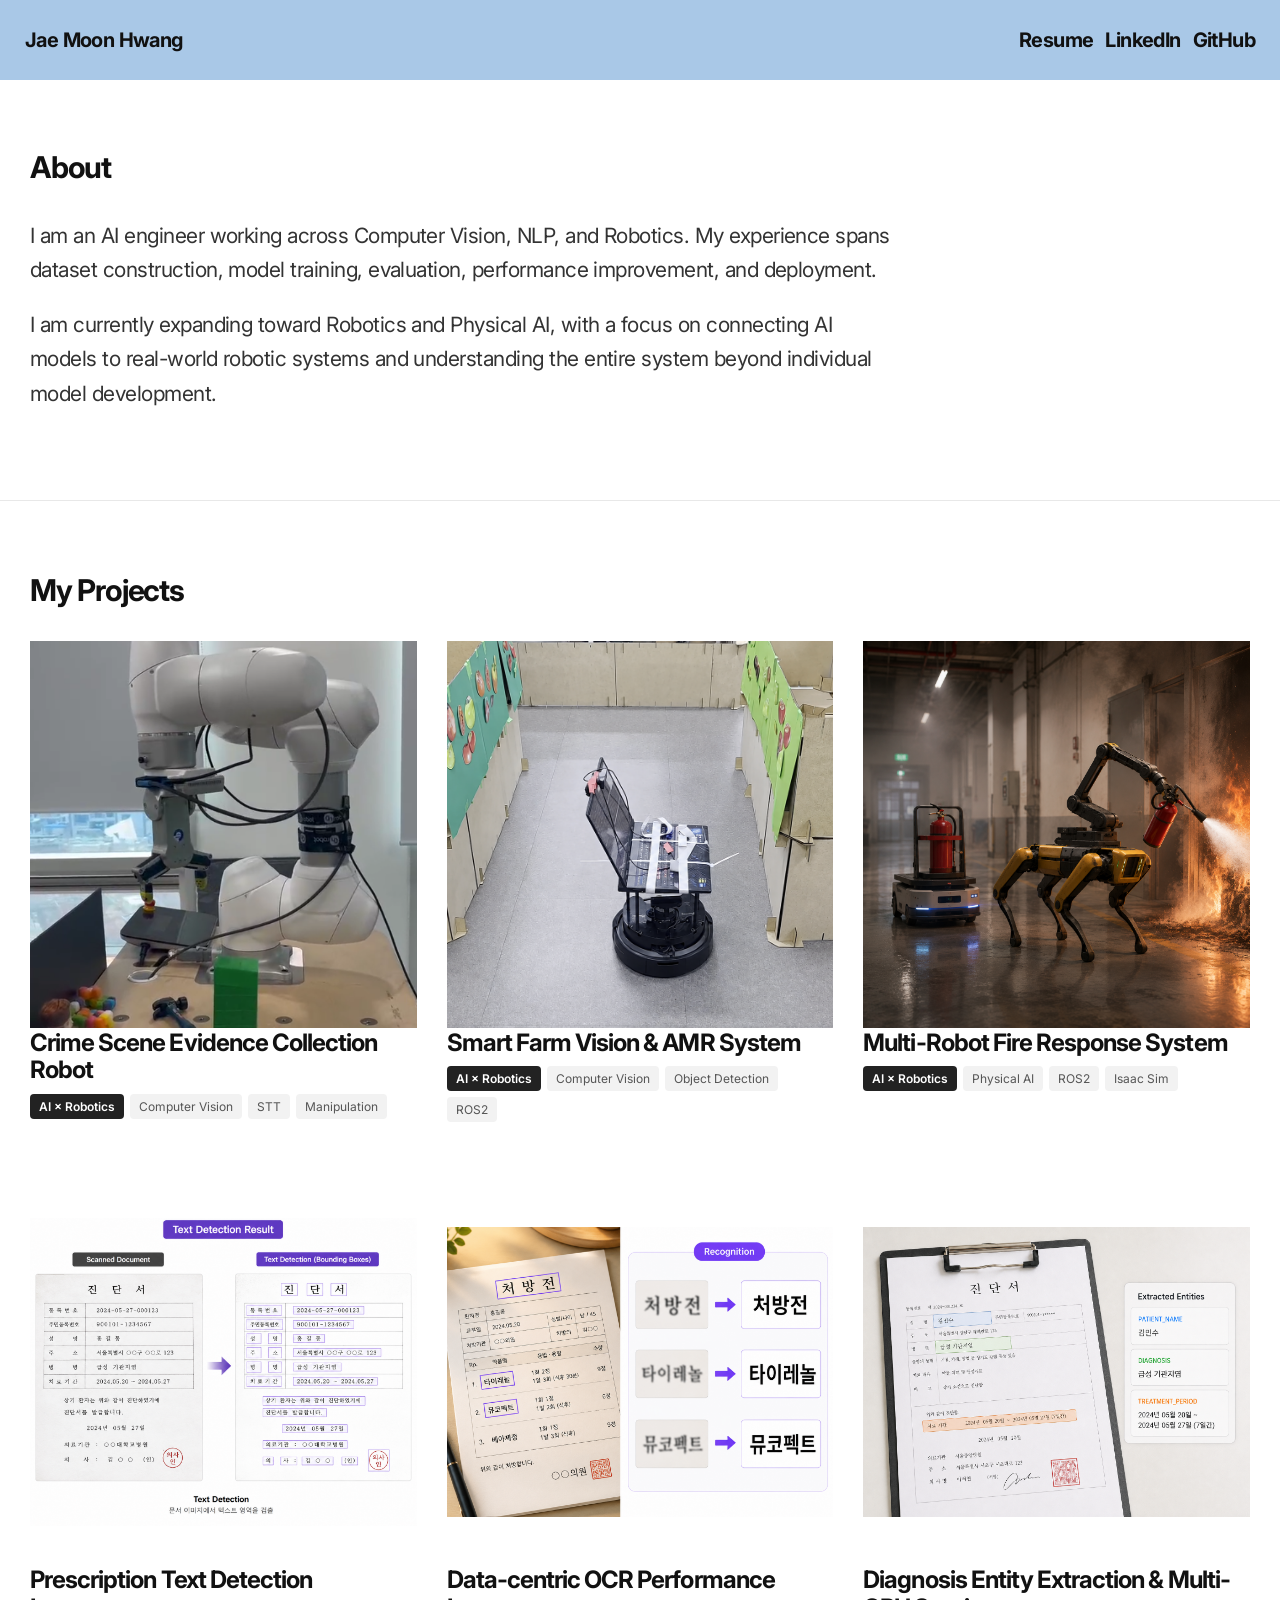
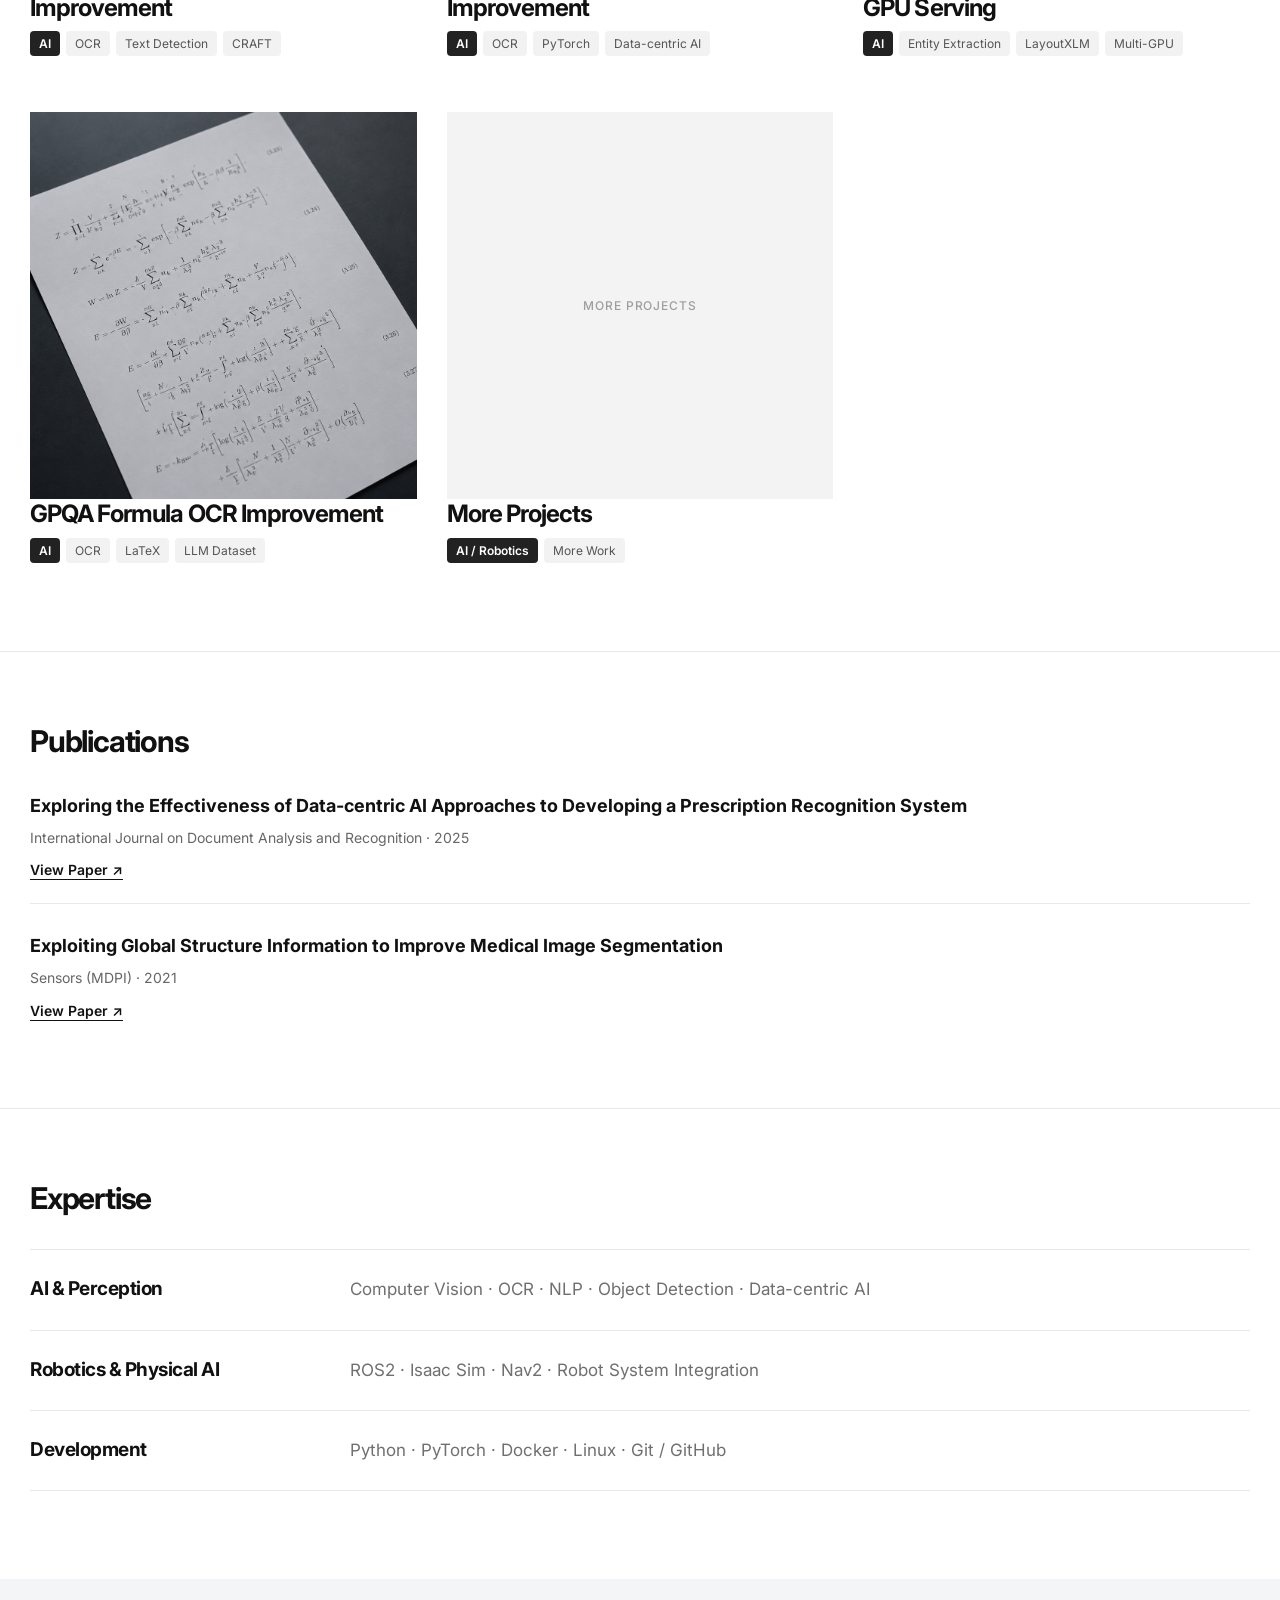
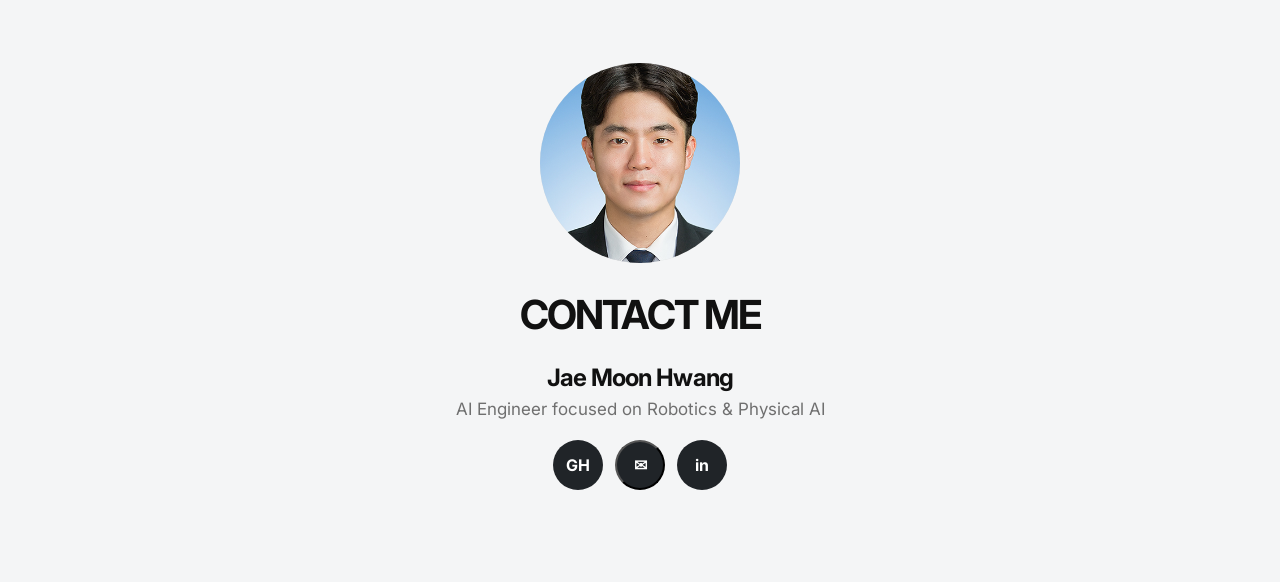
<file: index.html>
<!DOCTYPE html>
<html lang="en">
<head>
  <meta charset="UTF-8" />
  <meta name="viewport" content="width=device-width, initial-scale=1.0" />
  <title>Jae Moon Hwang — AI / Physical AI Engineer</title>
  <meta name="description" content="AI / Physical AI Engineer portfolio — Computer Vision, OCR, NLP, Robotics, ROS2, and Isaac Sim." />
  <link rel="preconnect" href="https://fonts.googleapis.com">
  <link rel="preconnect" href="https://fonts.gstatic.com" crossorigin>
  <link href="https://fonts.googleapis.com/css2?family=Inter:wght@400;500;600;700&display=swap" rel="stylesheet" />
  <link rel="stylesheet" href="./css/style.css" />

  <style>
    .publications-list {
      display: flex;
      flex-direction: column;
      gap: 28px;
    }

    .publication-item {
      padding-bottom: 24px;
      border-bottom: 1px solid #e8e8e8;
    }

    .publication-item:last-child {
      border-bottom: 0;
      padding-bottom: 0;
    }

    .publication-item h3 {
      margin: 0 0 8px;
      font-size: 18px;
      line-height: 1.5;
    }

    .publication-meta {
      margin: 0 0 10px;
      color: #666;
      font-size: 14px;
      line-height: 1.6;
    }

    .publication-link {
      display: inline-block;
      font-size: 14px;
      font-weight: 600;
      text-decoration: underline;
      text-underline-offset: 4px;
    }


    /* Document AI thumbnails: keep the original card ratio/size from style.css,
       but show the full thumbnail image without cropping. */
    .project-image.contain img {
      object-fit: contain;
      object-position: center;
      background: #fff;
    }


    /* Email popup */
    .email-modal {
      position: fixed;
      inset: 0;
      display: none;
      align-items: center;
      justify-content: center;
      padding: 24px;
      background: rgba(0, 0, 0, 0.28);
      z-index: 1000;
    }

    .email-modal.is-open {
      display: flex;
    }

    .email-modal-card {
      position: relative;
      width: min(420px, 100%);
      background: #fff;
      border: 1px solid #e6e6e6;
      border-radius: 20px;
      box-shadow: 0 18px 50px rgba(0, 0, 0, 0.16);
      padding: 28px;
      text-align: center;
    }

    .email-modal-close {
      position: absolute;
      top: 16px;
      right: 18px;
      width: 36px;
      height: 36px;
      border: 0;
      background: transparent;
      font-size: 28px;
      line-height: 1;
      cursor: pointer;
      color: #333;
    }

    .email-modal-icon {
      width: 64px;
      height: 64px;
      margin: 6px auto 18px;
      border-radius: 50%;
      background: #f3f4f6;
      display: grid;
      place-items: center;
      font-size: 28px;
    }

    .email-modal-card h3 {
      margin: 0 0 18px;
      font-size: 24px;
    }

    .email-copy-row {
      display: flex;
      align-items: center;
      gap: 8px;
      padding: 6px;
      border: 1px solid #d9dce1;
      border-radius: 12px;
      background: #fff;
    }

    .email-address {
      flex: 1;
      min-width: 0;
      padding: 10px 12px;
      text-align: left;
      font-size: 16px;
      font-weight: 600;
      white-space: nowrap;
      overflow: hidden;
      text-overflow: ellipsis;
    }

    .email-copy-btn {
      flex: 0 0 auto;
      border: 1px solid #e1e4e8;
      background: #f7f7f8;
      border-radius: 10px;
      padding: 10px 14px;
      font: inherit;
      font-weight: 600;
      cursor: pointer;
    }

    .email-copy-btn:hover {
      background: #efeff1;
    }

    .email-copy-status {
      min-height: 22px;
      margin: 10px 0 18px;
      color: #666;
      font-size: 14px;
    }

    .email-close-btn {
      width: 100%;
      border: 0;
      border-radius: 10px;
      padding: 13px 18px;
      background: #1f2328;
      color: #fff;
      font: inherit;
      font-weight: 600;
      cursor: pointer;
    }

    .email-close-btn:hover {
      background: #111418;
    }

  </style>

</head>

<body>
  <header class="topbar">
    <a href="#" class="name">Jae Moon Hwang</a>
    <nav class="top-links">
      <a href="./assets/resume.pdf" target="_blank">Resume</a>
      <a href="https://www.linkedin.com/" target="_blank" rel="noreferrer">LinkedIn</a>
      <a href="https://github.com/jmoonxai" target="_blank" rel="noreferrer">GitHub</a>
    </nav>
  </header>

  <main>
    <section class="section about-section" id="about">
      <div class="container">
        <h1 class="section-title">About</h1>
        <div class="about-copy">
          <p>I am an AI engineer working across Computer Vision, NLP, and Robotics. My experience spans dataset construction, model training, evaluation, performance improvement, and deployment.</p>
          <p>I am currently expanding toward Robotics and Physical AI, with a focus on connecting AI models to real-world robotic systems and understanding the entire system beyond individual model development.</p>
        </div>
      </div>
    </section>

    <section class="section projects-section" id="projects">
      <div class="container">
        <h2 class="section-title">My Projects</h2>

        <div class="projects-grid">
          
          <article class="project-card">
            <a href="./projects/crime-scene.html" class="project-image">
              <img src="./assets/images/crime-scene-thumbnail.png" alt="Crime Scene Evidence Collection Robot" />
            </a>
            <h3><a href="./projects/crime-scene.html">Crime Scene Evidence Collection Robot</a></h3>
            <div class="project-tags">
              <span class="project-tag category">AI × Robotics</span>
              <span class="project-tag">Computer Vision</span>
              <span class="project-tag">STT</span>
              <span class="project-tag">Manipulation</span>
            </div>
          </article>

          <article class="project-card">
            <a href="./projects/smart-farm.html" class="project-image">
              <img src="./assets/images/smart-farm-thumbnail.png" alt="Smart Farm Vision and AMR System" />
            </a>
            <h3><a href="./projects/smart-farm.html">Smart Farm Vision &amp; AMR System</a></h3>
            <div class="project-tags">
              <span class="project-tag category">AI × Robotics</span>
              <span class="project-tag">Computer Vision</span>
              <span class="project-tag">Object Detection</span>
              <span class="project-tag">ROS2</span>
            </div>
          </article>

          <article class="project-card">
            <a href="./projects/fire-response.html" class="project-image">
              <img src="./assets/images/fire-response-thumbnail.png" alt="Multi-Robot Fire Response System" />
            </a>
            <h3><a href="./projects/fire-response.html">Multi-Robot Fire Response System</a></h3>
            <div class="project-tags">
              <span class="project-tag category">AI × Robotics</span>
              <span class="project-tag">Physical AI</span>
              <span class="project-tag">ROS2</span>
              <span class="project-tag">Isaac Sim</span>
            </div>
          </article>

          <article class="project-card">
            <a href="./projects/ocr-detection.html" class="project-image contain">
              <img src="./assets/images/ocr-detection-thumbnail.png" alt="Prescription Text Detection Improvement" />
            </a>
            <h3><a href="./projects/ocr-detection.html">Prescription Text Detection Improvement</a></h3>
            <div class="project-tags">
              <span class="project-tag category">AI</span>
              <span class="project-tag">OCR</span>
              <span class="project-tag">Text Detection</span>
              <span class="project-tag">CRAFT</span>
            </div>
          </article>

          <article class="project-card">
            <a href="./projects/data-centric-ocr.html" class="project-image contain">
              <img src="./assets/images/ocr-thumbnail.png" alt="Data-centric OCR Performance Improvement" />
            </a>
            <h3><a href="./projects/data-centric-ocr.html">Data-centric OCR Performance Improvement</a></h3>
            <div class="project-tags">
              <span class="project-tag category">AI</span>
              <span class="project-tag">OCR</span>
              <span class="project-tag">PyTorch</span>
              <span class="project-tag">Data-centric AI</span>
            </div>
          </article>

          <article class="project-card">
            <a href="./projects/entity-extraction.html" class="project-image contain">
              <img src="./assets/images/entity-extraction-thumbnail.png" alt="Diagnosis Entity Extraction and Multi-GPU Serving" />
            </a>
            <h3><a href="./projects/entity-extraction.html">Diagnosis Entity Extraction &amp; Multi-GPU Serving</a></h3>
            <div class="project-tags">
              <span class="project-tag category">AI</span>
              <span class="project-tag">Entity Extraction</span>
              <span class="project-tag">LayoutXLM</span>
              <span class="project-tag">Multi-GPU</span>
            </div>
          </article>

          <article class="project-card">
            <a href="./projects/gpqa-formula-ocr.html" class="project-image">
              <img
                src="./assets/images/gpqa-ocr-thumbnail.png"
                alt="GPQA Formula OCR Improvement"
              />
            </a>
            <h3>
              <a href="./projects/gpqa-formula-ocr.html">
                GPQA Formula OCR Improvement
              </a>
            </h3>
            <div class="project-tags">
              <span class="project-tag category">AI</span>
              <span class="project-tag">OCR</span>
              <span class="project-tag">LaTeX</span>
              <span class="project-tag">LLM Dataset</span>
            </div>
          </article>

          <article class="project-card">
            <a href="#" class="project-image placeholder">
              <span>MORE PROJECTS</span>
            </a>
            <h3><a href="#">More Projects</a></h3>
            <div class="project-tags">
              <span class="project-tag category">AI / Robotics</span>
              <span class="project-tag">More Work</span>
            </div>
          </article>
        
        </div>
      </div>
    </section>


    <section class="section publications-section" id="publications">
      <div class="container">
        <h2 class="section-title">Publications</h2>

        <div class="publications-list">
          <article class="publication-item">
            <h3>
              Exploring the Effectiveness of Data-centric AI Approaches to Developing a Prescription Recognition System
            </h3>
            <p class="publication-meta">
              International Journal on Document Analysis and Recognition · 2025
            </p>
            <a
              class="publication-link"
              href="https://link.springer.com/article/10.1007/s10032-025-00525-x"
              target="_blank"
              rel="noreferrer"
            >
              View Paper ↗
            </a>
          </article>

          <article class="publication-item">
            <h3>
              Exploiting Global Structure Information to Improve Medical Image Segmentation
            </h3>
            <p class="publication-meta">
              Sensors (MDPI) · 2021
            </p>
            <a
              class="publication-link"
              href="https://www.mdpi.com/1424-8220/21/9/3249"
              target="_blank"
              rel="noreferrer"
            >
              View Paper ↗
            </a>
          </article>
        </div>
      </div>
    </section>

    <section class="section expertise-section" id="expertise">
      <div class="container">
        <h2 class="section-title">Expertise</h2>
        <div class="expertise-list">
          <div class="expertise-row">
            <h3>AI &amp; Perception</h3>
            <p>Computer Vision · OCR · NLP · Object Detection · Data-centric AI</p>
          </div>
          <div class="expertise-row">
            <h3>Robotics &amp; Physical AI</h3>
            <p>ROS2 · Isaac Sim · Nav2 · Robot System Integration</p>
          </div>
          <div class="expertise-row">
            <h3>Development</h3>
            <p>Python · PyTorch · Docker · Linux · Git / GitHub</p>
          </div>
        </div>
      </div>
    </section>

    <section class="contact-section" id="contact">
      <div class="contact-inner">
        <div class="profile-placeholder">
          <img src="./assets/images/profile.jpg" alt="Jae Moon Hwang">
        </div>
        <h2>CONTACT ME</h2>
        <h3>Jae Moon Hwang</h3>
        <p>AI Engineer focused on Robotics &amp; Physical AI</p>
        <div class="contact-icons">
          <a href="https://github.com/jmoonxai" target="_blank" rel="noreferrer" aria-label="GitHub" class="icon-button">GH</a>
          <button type="button" id="emailTrigger" aria-label="Email" class="icon-button">✉</button>
          <a href="https://www.linkedin.com/" target="_blank" rel="noreferrer" aria-label="LinkedIn" class="icon-button">in</a>
        </div>
      </div>
    </section>
  </main>

  <div class="email-modal" id="emailModal" aria-hidden="true">
    <div class="email-modal-card" role="dialog" aria-modal="true" aria-labelledby="emailModalTitle">
      <button type="button" class="email-modal-close" id="emailModalClose" aria-label="Close">×</button>
      <div class="email-modal-icon" aria-hidden="true">✉</div>
      <h3 id="emailModalTitle">Email Address</h3>

      <div class="email-copy-row">
        <div class="email-address" id="emailAddress">jmoonx.ai@gmail.com</div>
        <button type="button" class="email-copy-btn" id="emailCopyBtn">Copy</button>
      </div>

      <p class="email-copy-status" id="emailCopyStatus">Click “Copy” to copy the email address.</p>
      <button type="button" class="email-close-btn" id="emailModalCloseBottom">Close</button>
    </div>
  </div>

  <script>
    (() => {
      const modal = document.getElementById('emailModal');
      const trigger = document.getElementById('emailTrigger');
      const closeTop = document.getElementById('emailModalClose');
      const closeBottom = document.getElementById('emailModalCloseBottom');
      const copyBtn = document.getElementById('emailCopyBtn');
      const copyStatus = document.getElementById('emailCopyStatus');
      const email = 'jmoonx.ai@gmail.com';

      const openModal = () => {
        modal.classList.add('is-open');
        modal.setAttribute('aria-hidden', 'false');
        document.body.style.overflow = 'hidden';
        closeTop.focus();
      };

      const closeModal = () => {
        modal.classList.remove('is-open');
        modal.setAttribute('aria-hidden', 'true');
        document.body.style.overflow = '';
        trigger.focus();
      };

      trigger.addEventListener('click', openModal);
      closeTop.addEventListener('click', closeModal);
      closeBottom.addEventListener('click', closeModal);

      modal.addEventListener('click', (event) => {
        if (event.target === modal) closeModal();
      });

      document.addEventListener('keydown', (event) => {
        if (event.key === 'Escape' && modal.classList.contains('is-open')) {
          closeModal();
        }
      });

      copyBtn.addEventListener('click', async () => {
        try {
          await navigator.clipboard.writeText(email);
          copyBtn.textContent = 'Copied!';
          copyStatus.textContent = 'Email address copied.';
          setTimeout(() => {
            copyBtn.textContent = 'Copy';
            copyStatus.textContent = 'Click “Copy” to copy the email address.';
          }, 1600);
        } catch (error) {
          const textarea = document.createElement('textarea');
          textarea.value = email;
          textarea.style.position = 'fixed';
          textarea.style.opacity = '0';
          document.body.appendChild(textarea);
          textarea.select();
          document.execCommand('copy');
          textarea.remove();
          copyBtn.textContent = 'Copied!';
          copyStatus.textContent = 'Email address copied.';
        }
      });
    })();
  </script>

</body>
</html>
</file>
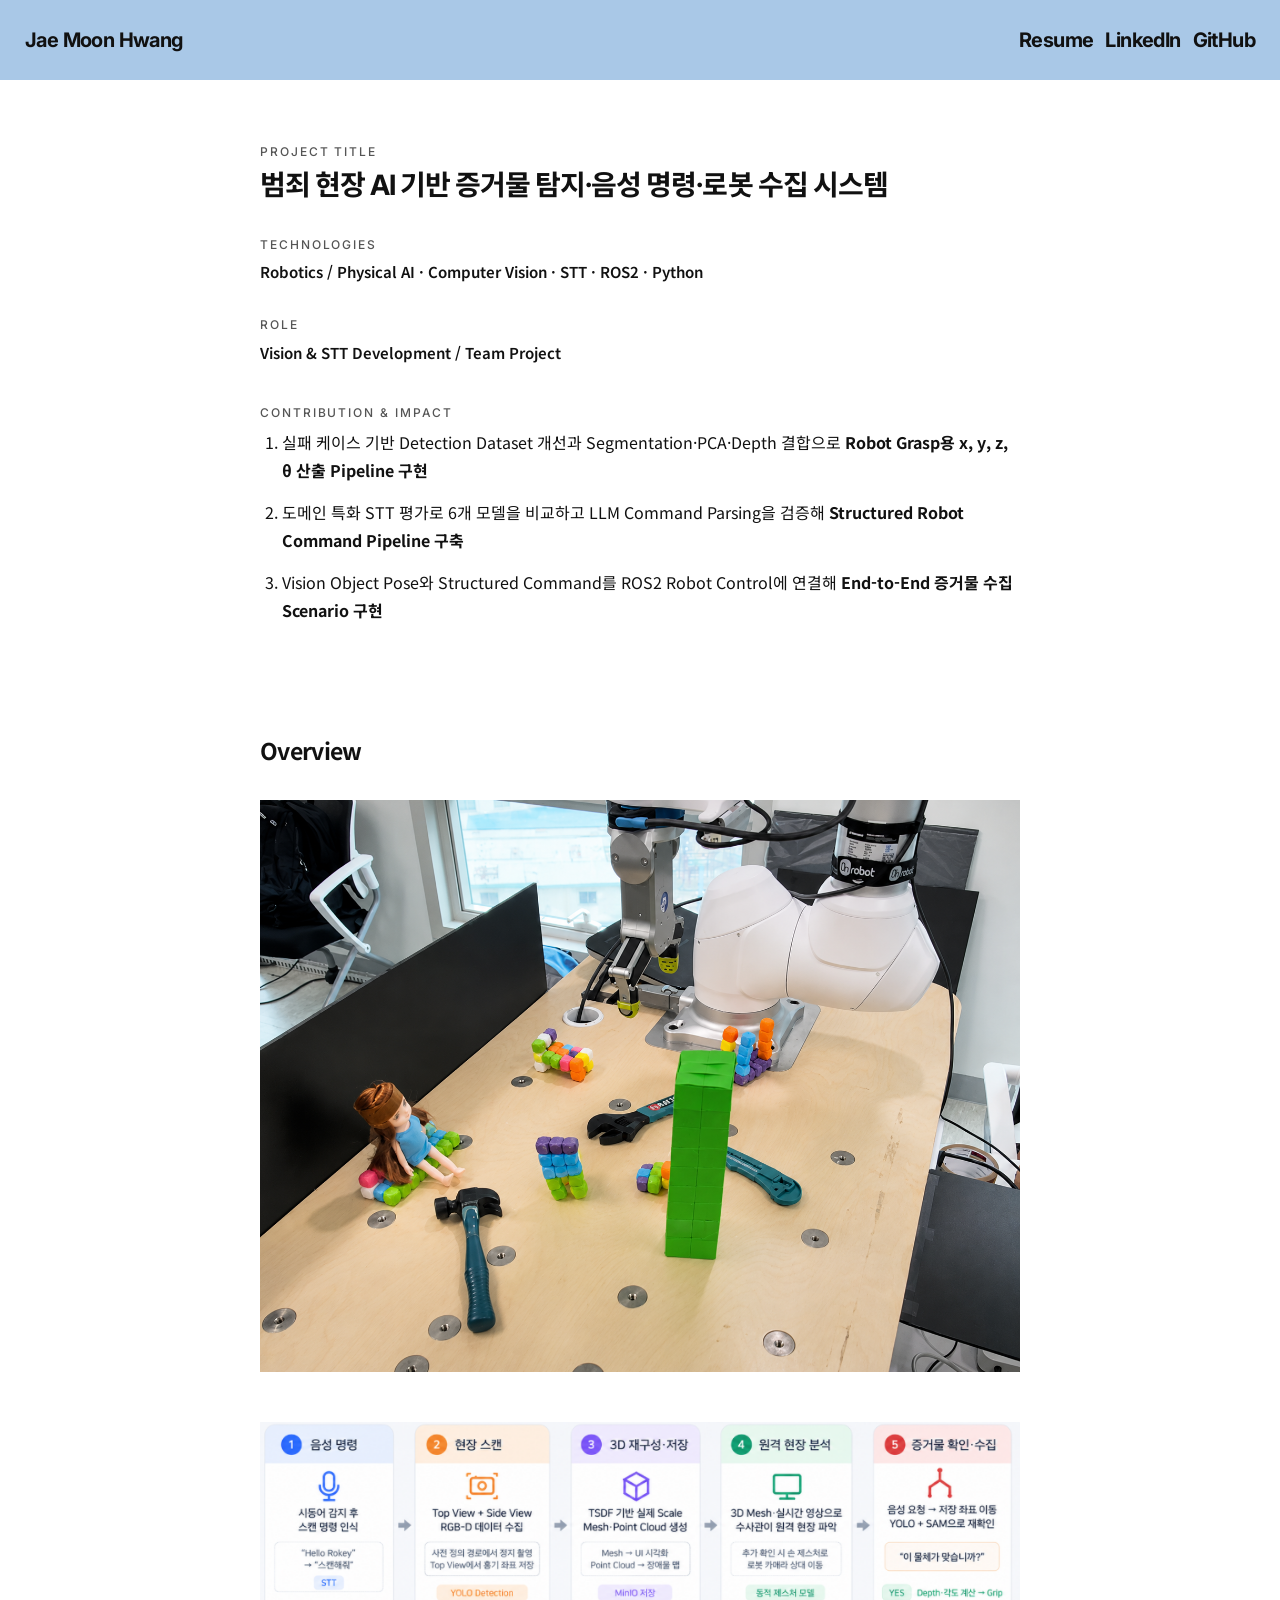
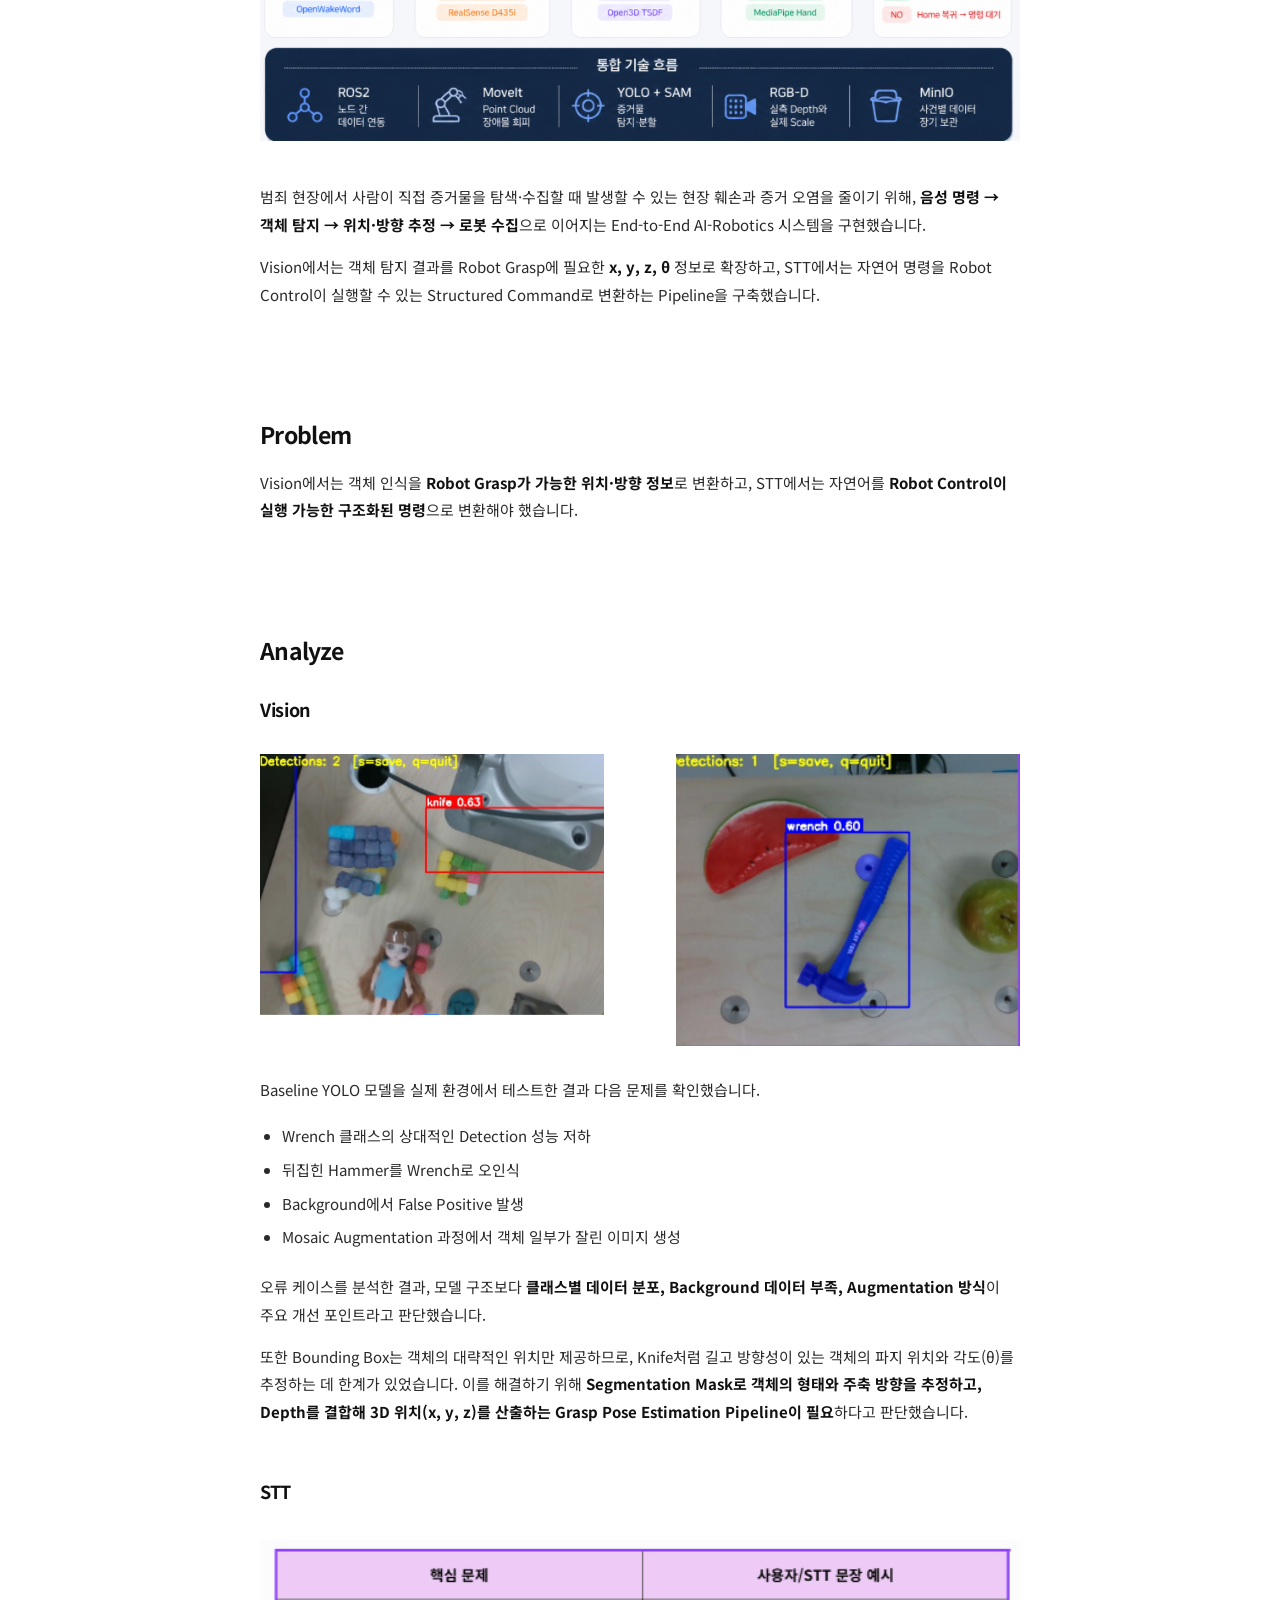
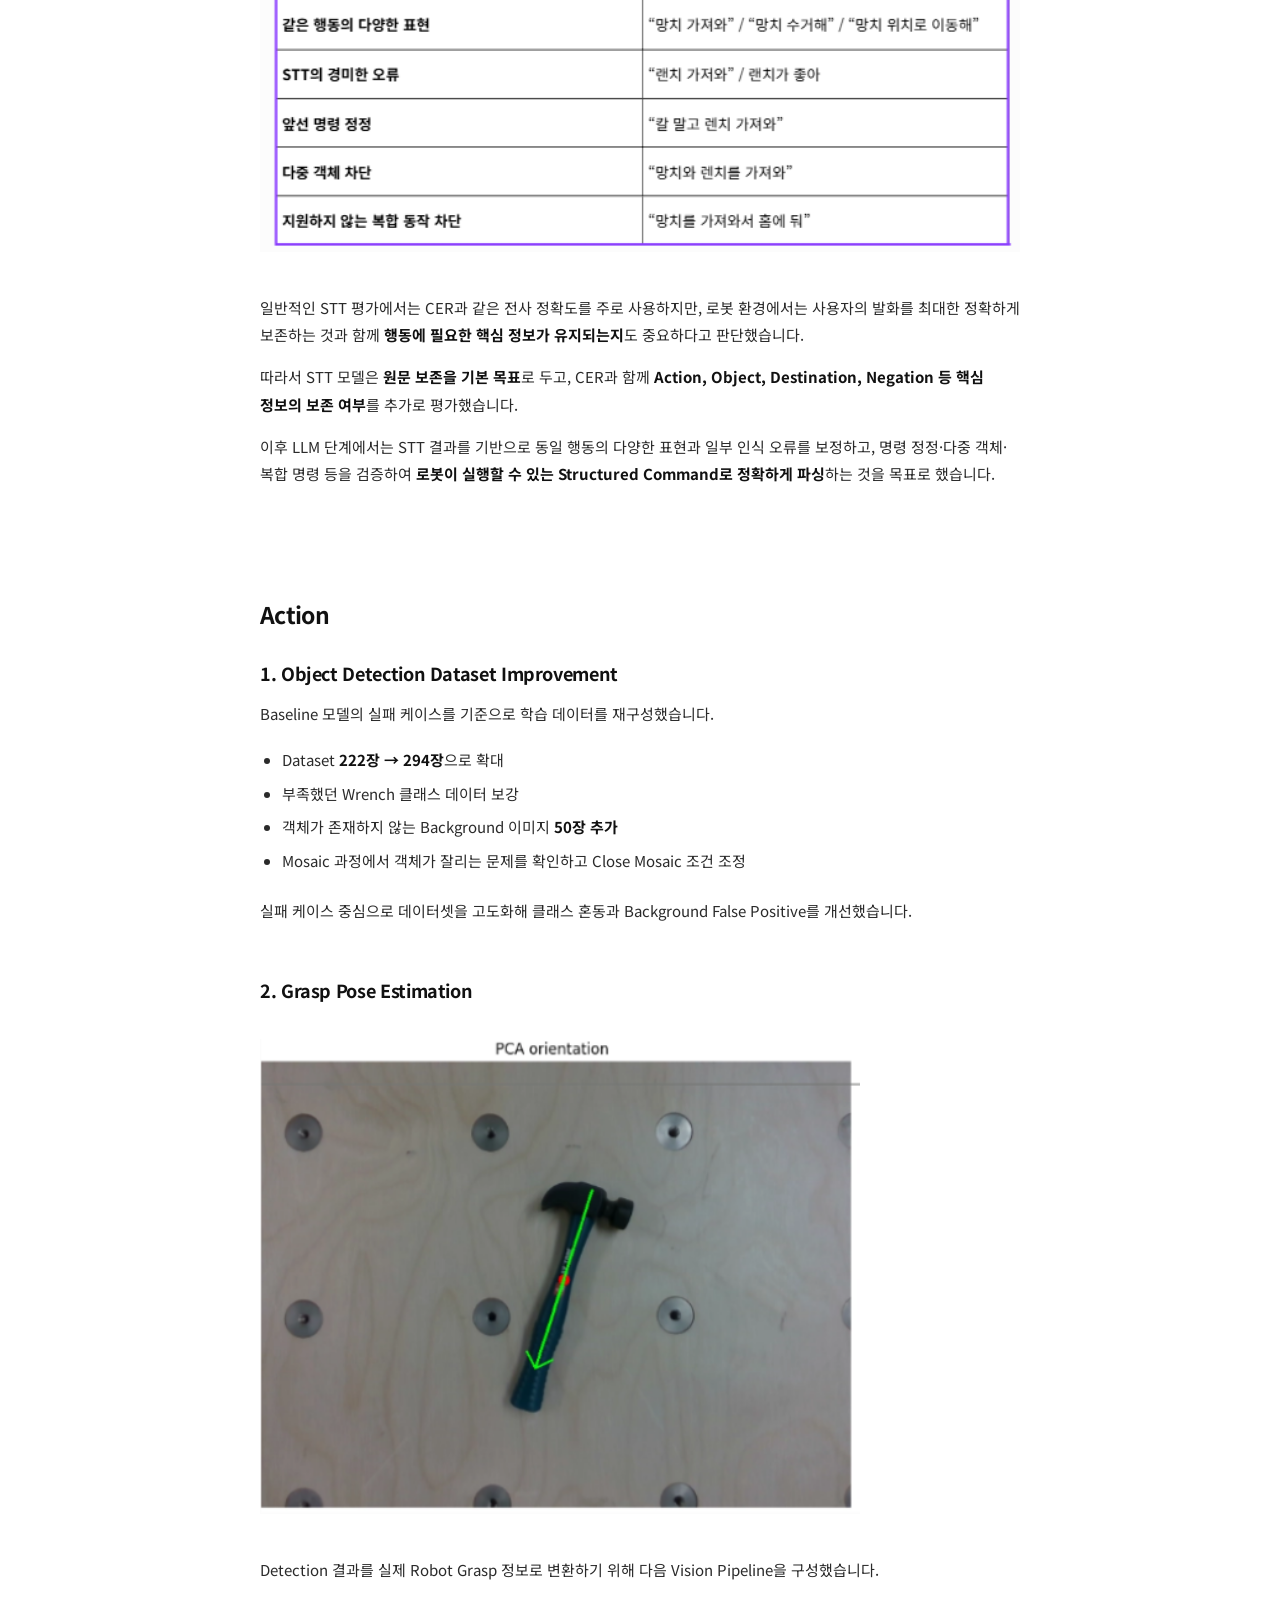
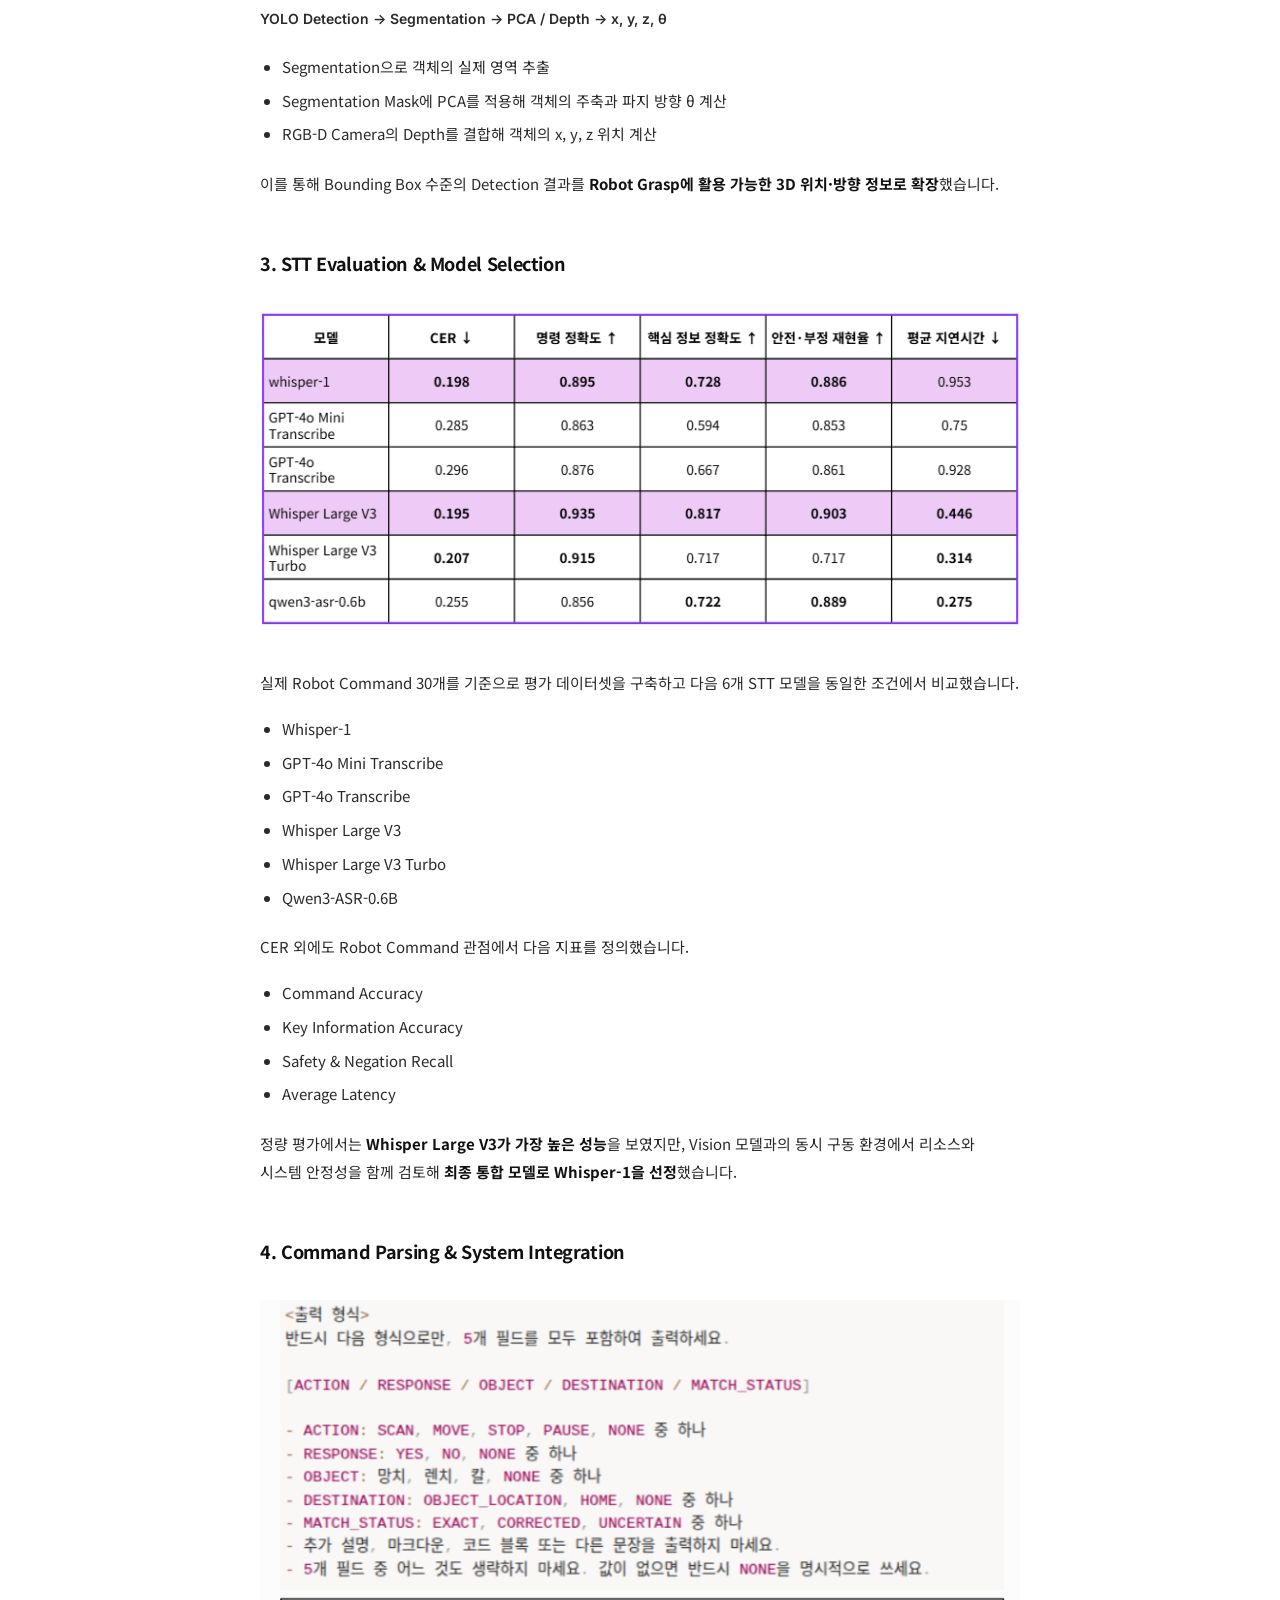
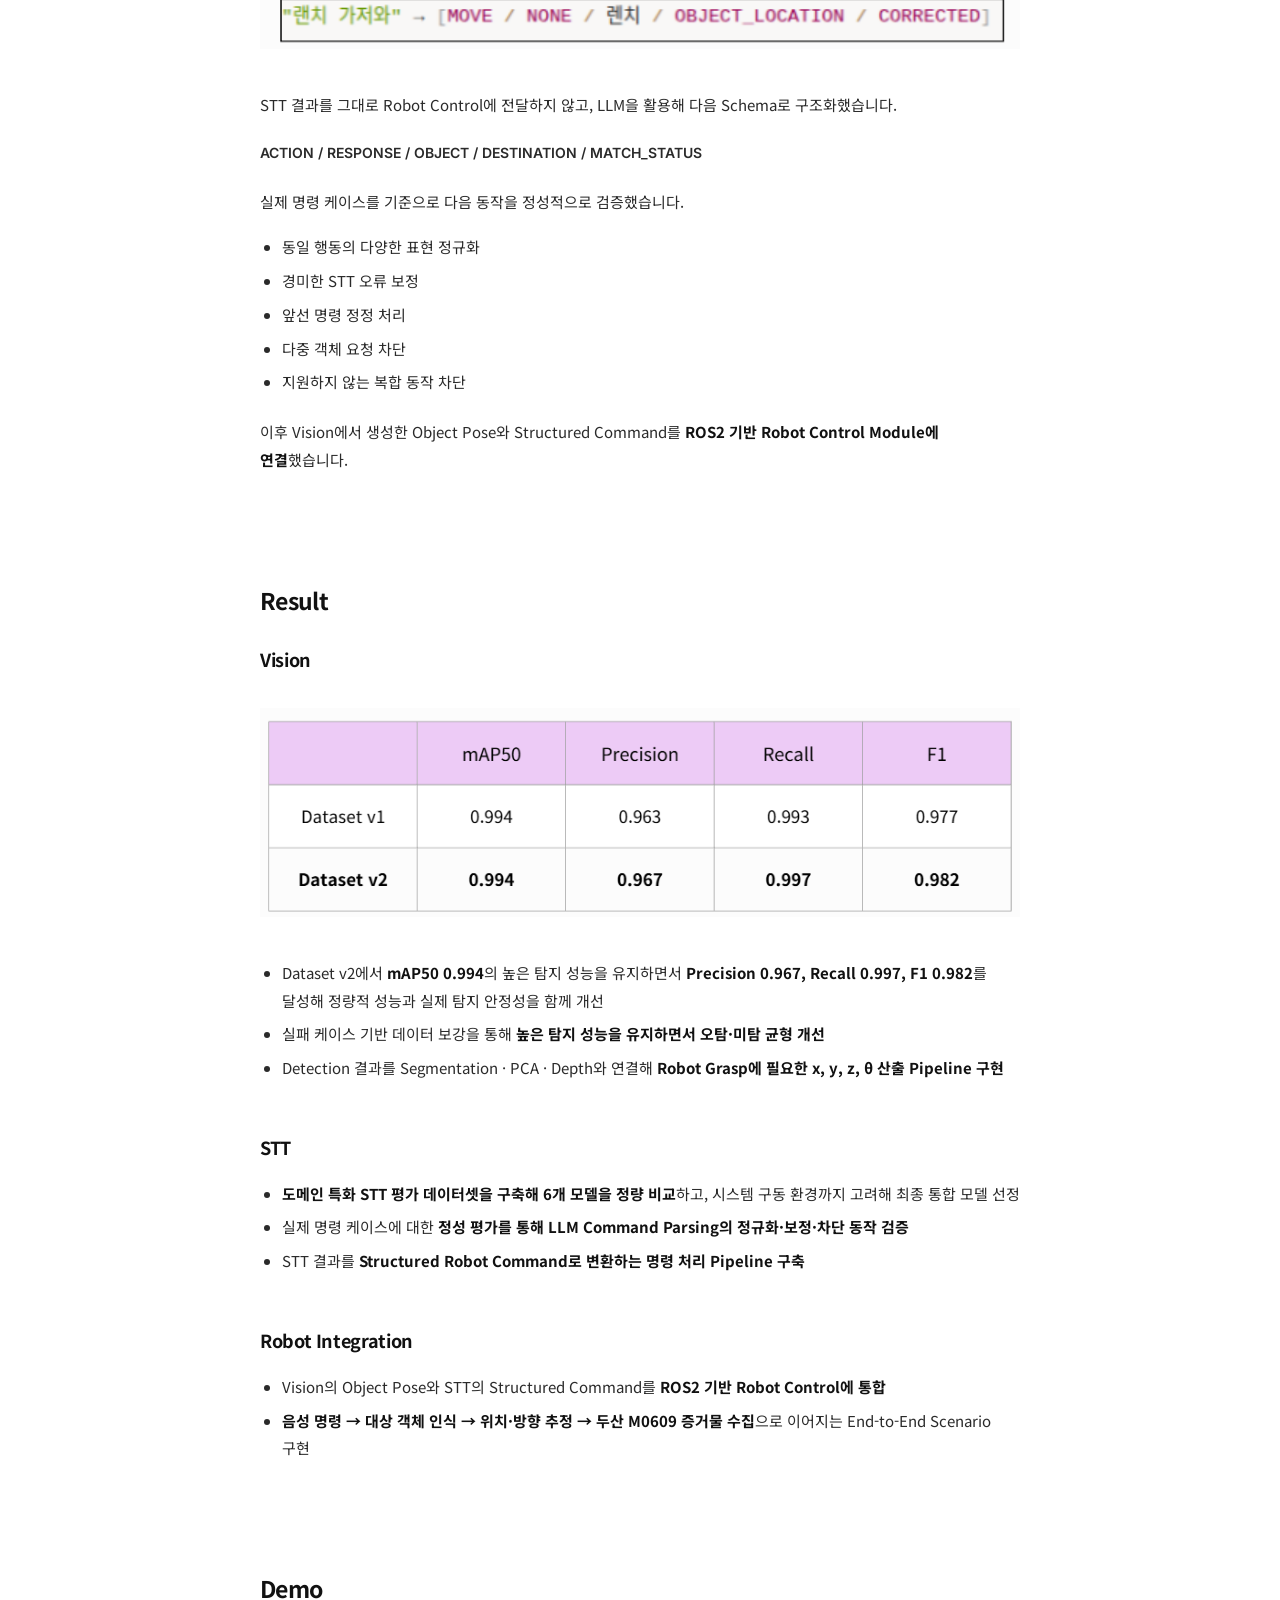
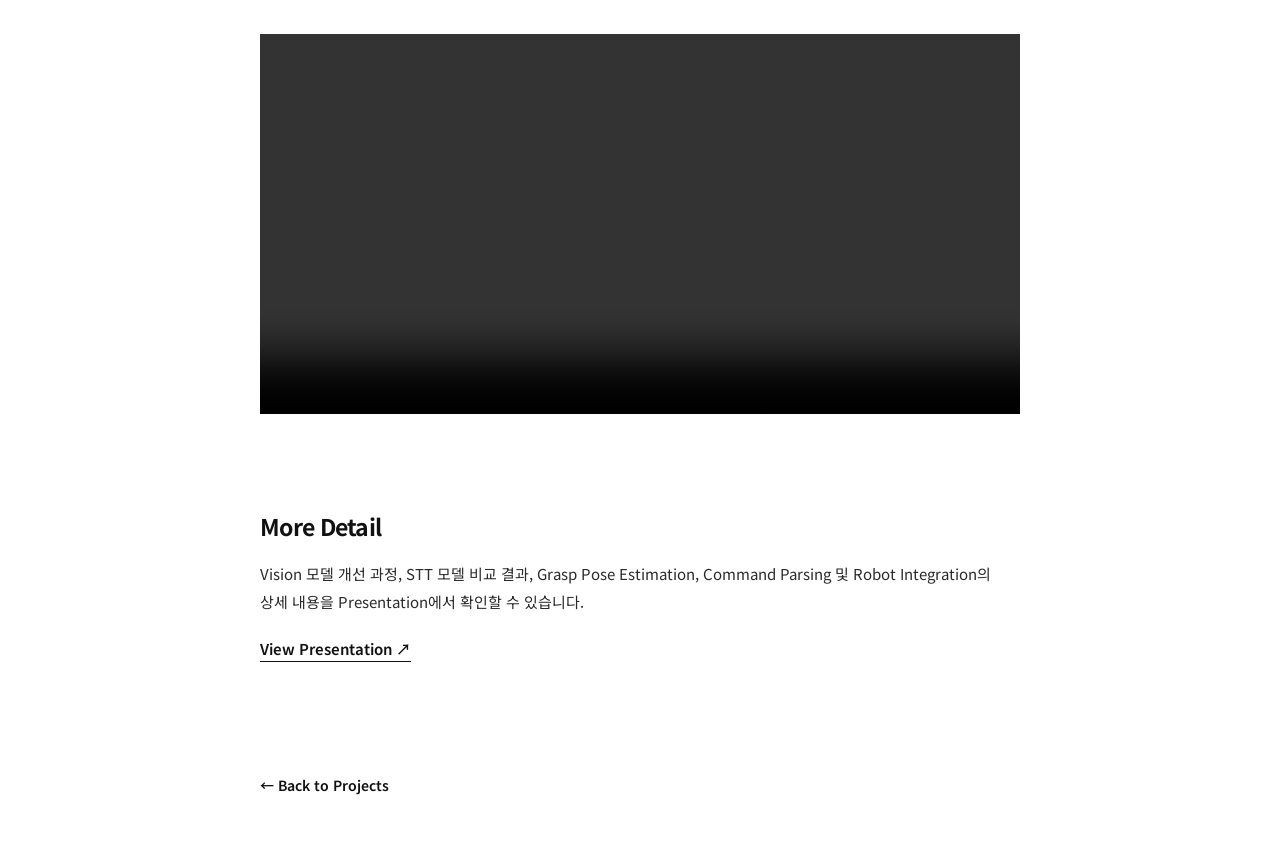
<file: projects/crime-scene.html>
<!DOCTYPE html>
<html lang="ko">
<head>
  <meta charset="UTF-8" />
  <meta name="viewport" content="width=device-width, initial-scale=1.0" />
  <title>범죄 현장 AI 기반 증거물 탐지·음성 명령·로봇 수집 시스템 — Jae Moon Hwang</title>

  <link rel="preconnect" href="https://fonts.googleapis.com">
  <link rel="preconnect" href="https://fonts.gstatic.com" crossorigin>
  <link href="https://fonts.googleapis.com/css2?family=Inter:wght@400;500;600;700&family=Noto+Sans+KR:wght@400;500;600;700&display=swap" rel="stylesheet">

  <link rel="stylesheet" href="../css/style.css" />
  <link rel="stylesheet" href="../css/project-simple.css?v=6" />

  <style>
    /* Crime Scene project-only image layout */
    .image-slot {
      margin: 34px 0 42px;
    }

    .image-slot img,
    .project-figure img {
      display: block;
      width: 100%;
      height: auto;
    }

    /* Vision error examples: two images side-by-side */
    .vision-image-grid {
      display: grid;
      grid-template-columns: repeat(2, minmax(0, 1fr));
      gap: 72px;
      margin: 30px 0 30px;
      align-items: start;
    }

    .vision-image-grid figure {
      margin: 0;
    }

    .vision-image-grid img {
      display: block;
      width: 100%;
      height: auto;
    }

    .contribution-impact-list {
      margin: 0;
      padding-left: 22px;
      font-size: 16px;
      font-weight: 400;
      line-height: 1.75;
    }

    .contribution-impact-list li {
      margin-bottom: 14px;
    }

    .contribution-impact-list li:last-child {
      margin-bottom: 0;
    }

    @media (max-width: 700px) {
      .vision-image-grid {
        grid-template-columns: 1fr;
        gap: 22px;
      }
    }
  </style>
</head>

<body>
  <header class="topbar">
    <a href="../index.html" class="name">Jae Moon Hwang</a>

    <nav class="top-links">
      <a href="../assets/resume.pdf" target="_blank">Resume</a>
      <a href="https://www.linkedin.com/" target="_blank" rel="noreferrer">LinkedIn</a>
      <a href="https://github.com/jmoonxai" target="_blank" rel="noreferrer">GitHub</a>
    </nav>
  </header>

  <main class="simple-project">
    <div class="simple-container">

      <section class="project-intro">
        <p class="eyebrow">PROJECT TITLE</p>
        <h1>범죄 현장 AI 기반 증거물 탐지·음성 명령·로봇 수집 시스템</h1>

        <div class="meta-block">
          <p class="eyebrow">TECHNOLOGIES</p>
          <p class="meta-text">Robotics / Physical AI · Computer Vision · STT · ROS2 · Python</p>
        </div>

        <div class="meta-block">
          <p class="eyebrow">ROLE</p>
          <p class="meta-text">Vision & STT Development / Team Project </p>
        </div>

        <div class="meta-block project-summary">
          <p class="eyebrow">CONTRIBUTION &amp; IMPACT</p>
          <ol class="contribution-impact-list">
            <li>
              실패 케이스 기반 Detection Dataset 개선과 Segmentation·PCA·Depth 결합으로
              <strong>Robot Grasp용 x, y, z, θ 산출 Pipeline 구현</strong>
            </li>
            <li>
              도메인 특화 STT 평가로 6개 모델을 비교하고 LLM Command Parsing을 검증해
              <strong>Structured Robot Command Pipeline 구축</strong>
            </li>
            <li>
              Vision Object Pose와 Structured Command를 ROS2 Robot Control에 연결해
              <strong>End-to-End 증거물 수집 Scenario 구현</strong>
            </li>
          </ol>
        </div>
      </section>

      <section class="content-section">
        <h2>Overview</h2>

        <figure class="project-figure overview-figure">
          <img
            src="../assets/images/crime-scene-overview.png"
            alt="Crime Scene Evidence Collection Robot Overview"
          />
        </figure>

        <figure class="project-figure image-slot">
          <img
            src="../assets/images/crime-scene-problem.png"
            alt="Crime Scene Evidence Collection System Overview"
          />
        </figure>

        <p>
          범죄 현장에서 사람이 직접 증거물을 탐색·수집할 때 발생할 수 있는 현장 훼손과
          증거 오염을 줄이기 위해, <strong>음성 명령 → 객체 탐지 → 위치·방향 추정 → 로봇 수집</strong>으로
          이어지는 End-to-End AI-Robotics 시스템을 구현했습니다.
        </p>

        <p>
          Vision에서는 객체 탐지 결과를 Robot Grasp에 필요한
          <strong>x, y, z, θ</strong> 정보로 확장하고,
          STT에서는 자연어 명령을 Robot Control이 실행할 수 있는
          Structured Command로 변환하는 Pipeline을 구축했습니다.
        </p>
      </section>

      <section class="content-section">
        <h2>Problem</h2>

        <p>
          Vision에서는 객체 인식을
          <strong>Robot Grasp가 가능한 위치·방향 정보</strong>로 변환하고,
          STT에서는 자연어를
          <strong>Robot Control이 실행 가능한 구조화된 명령</strong>으로 변환해야 했습니다.
        </p>
      </section>

      <section class="content-section">
        <h2>Analyze</h2>

        <div class="text-group">
          <h3>Vision</h3>

          <div class="vision-image-grid">
            <figure>
              <img
                src="../assets/images/crime-scene-vision-error-01.png"
                alt="Vision Detection Error Analysis Example 1"
              />
            </figure>

            <figure>
              <img
                src="../assets/images/crime-scene-vision-error-02.png"
                alt="Vision Detection Error Analysis Example 2"
              />
            </figure>
          </div>

          <p>
            Baseline YOLO 모델을 실제 환경에서 테스트한 결과 다음 문제를 확인했습니다.
          </p>

          <ul>
            <li>Wrench 클래스의 상대적인 Detection 성능 저하</li>
            <li>뒤집힌 Hammer를 Wrench로 오인식</li>
            <li>Background에서 False Positive 발생</li>
            <li>Mosaic Augmentation 과정에서 객체 일부가 잘린 이미지 생성</li>
          </ul>

          <p>
            오류 케이스를 분석한 결과, 모델 구조보다
            <strong>클래스별 데이터 분포, Background 데이터 부족, Augmentation 방식</strong>이
            주요 개선 포인트라고 판단했습니다.
          </p>

          <p>
            또한 Bounding Box는 객체의 대략적인 위치만 제공하므로, 
            Knife처럼 길고 방향성이 있는 객체의 파지 위치와 각도(θ)를 추정하는 데 한계가 있었습니다. 
            이를 해결하기 위해 <strong>Segmentation Mask로 객체의 형태와 주축 방향을 추정하고, 
            Depth를 결합해 3D 위치(x, y, z)를 산출하는 Grasp Pose Estimation Pipeline이 필요</strong>하다고 판단했습니다.
            
          </p>
        </div>

        <div class="text-group">
          <h3>STT</h3>

          <figure class="project-figure image-slot">
            <img
              src="../assets/images/crime-scene-stt-analysis.png"
              alt="STT Command Analysis"
            />
          </figure>

          <p>
            일반적인 STT 평가에서는 CER과 같은 전사 정확도를 주로 사용하지만,
            로봇 환경에서는 사용자의 발화를 최대한 정확하게 보존하는 것과 함께
            <strong>행동에 필요한 핵심 정보가 유지되는지</strong>도 중요하다고 판단했습니다.
          </p>

          <p>
            따라서 STT 모델은 <strong>원문 보존을 기본 목표</strong>로 두고,
            CER과 함께 <strong>Action, Object, Destination, Negation 등 핵심 정보의 보존 여부</strong>를
            추가로 평가했습니다.
          </p>

          <p>
            이후 LLM 단계에서는 STT 결과를 기반으로 동일 행동의 다양한 표현과 일부 인식 오류를 보정하고,
            명령 정정·다중 객체·복합 명령 등을 검증하여
            <strong>로봇이 실행할 수 있는 Structured Command로 정확하게 파싱</strong>하는 것을 목표로 했습니다.
          </p>
        </div>
      </section>

      <section class="content-section">
        <h2>Action</h2>

        <div class="text-group">
          <h3>1. Object Detection Dataset Improvement</h3>

          <p>
            Baseline 모델의 실패 케이스를 기준으로 학습 데이터를 재구성했습니다.
          </p>

          <ul>
            <li>Dataset <strong>222장 → 294장</strong>으로 확대</li>
            <li>부족했던 Wrench 클래스 데이터 보강</li>
            <li>객체가 존재하지 않는 Background 이미지 <strong>50장 추가</strong></li>
            <li>Mosaic 과정에서 객체가 잘리는 문제를 확인하고 Close Mosaic 조건 조정</li>
          </ul>

          <p>
            실패 케이스 중심으로 데이터셋을 고도화해 클래스 혼동과
            Background False Positive를 개선했습니다.
          </p>
        </div>

        <div class="text-group">
          <h3>2. Grasp Pose Estimation</h3>

        <figure class="project-figure image-slot grasp-image">
          <img
            src="../assets/images/crime-scene-grasp-pose.png"
            alt="Grasp Pose Estimation Pipeline"
          />
        </figure>

          <p>
            Detection 결과를 실제 Robot Grasp 정보로 변환하기 위해 다음 Vision Pipeline을 구성했습니다.
          </p>

          <p class="inline-flow">
            YOLO Detection → Segmentation → PCA / Depth → x, y, z, θ
          </p>

          <ul>
            <li>Segmentation으로 객체의 실제 영역 추출</li>
            <li>Segmentation Mask에 PCA를 적용해 객체의 주축과 파지 방향 θ 계산</li>
            <li>RGB-D Camera의 Depth를 결합해 객체의 x, y, z 위치 계산</li>
          </ul>

          <p>
            이를 통해 Bounding Box 수준의 Detection 결과를
            <strong>Robot Grasp에 활용 가능한 3D 위치·방향 정보로 확장</strong>했습니다.
          </p>
        </div>

        <div class="text-group">
          <h3>3. STT Evaluation &amp; Model Selection</h3>

          <figure class="project-figure image-slot">
            <img
              src="../assets/images/crime-scene-stt-comparison.png"
              alt="STT Model Evaluation Results"
            />
          </figure>

          <p>
            실제 Robot Command 30개를 기준으로 평가 데이터셋을 구축하고
            다음 6개 STT 모델을 동일한 조건에서 비교했습니다.
          </p>

          <ul>
            <li>Whisper-1</li>
            <li>GPT-4o Mini Transcribe</li>
            <li>GPT-4o Transcribe</li>
            <li>Whisper Large V3</li>
            <li>Whisper Large V3 Turbo</li>
            <li>Qwen3-ASR-0.6B</li>
          </ul>

          <p>CER 외에도 Robot Command 관점에서 다음 지표를 정의했습니다.</p>

          <ul>
            <li>Command Accuracy</li>
            <li>Key Information Accuracy</li>
            <li>Safety &amp; Negation Recall</li>
            <li>Average Latency</li>
          </ul>

          <p>
            정량 평가에서는 <strong>Whisper Large V3가 가장 높은 성능</strong>을 보였지만,
            Vision 모델과의 동시 구동 환경에서 리소스와 시스템 안정성을 함께 검토해
            <strong>최종 통합 모델로 Whisper-1을 선정</strong>했습니다.
          </p>
        </div>

        <div class="text-group">
          <h3>4. Command Parsing &amp; System Integration</h3>

          <figure class="project-figure image-slot">
            <img
              src="../assets/images/crime-scene-command-parsing.png"
              alt="Command Parsing and Robot Integration"
            />
          </figure>

          <p>
            STT 결과를 그대로 Robot Control에 전달하지 않고,
            LLM을 활용해 다음 Schema로 구조화했습니다.
          </p>

          <p class="inline-flow">
            ACTION / RESPONSE / OBJECT / DESTINATION / MATCH_STATUS
          </p>

          <p>
            실제 명령 케이스를 기준으로 다음 동작을 정성적으로 검증했습니다.
          </p>

          <ul>
            <li>동일 행동의 다양한 표현 정규화</li>
            <li>경미한 STT 오류 보정</li>
            <li>앞선 명령 정정 처리</li>
            <li>다중 객체 요청 차단</li>
            <li>지원하지 않는 복합 동작 차단</li>
          </ul>

          <p>
            이후 Vision에서 생성한 Object Pose와 Structured Command를
            <strong>ROS2 기반 Robot Control Module에 연결</strong>했습니다.
          </p>
        </div>
      </section>

      <section class="content-section">
        <h2>Result</h2>

        <div class="text-group">
          <h3>Vision</h3>

          <figure class="project-figure image-slot">
            <img
              src="../assets/images/crime-scene-dataset-comparison.png"
              alt="Dataset v1 and v2 Detection Performance Comparison"
            />
          </figure>

          <ul>
            <li>
              Dataset v2에서 <strong>mAP50 0.994</strong>의 높은 탐지 성능을 유지하면서
              <strong>Precision 0.967, Recall 0.997, F1 0.982</strong>를 달성해
              정량적 성능과 실제 탐지 안정성을 함께 개선
            </li>
            <li>
              실패 케이스 기반 데이터 보강을 통해
              <strong>높은 탐지 성능을 유지하면서 오탐·미탐 균형 개선</strong>
            </li>
            <li>
              Detection 결과를 Segmentation · PCA · Depth와 연결해
              <strong>Robot Grasp에 필요한 x, y, z, θ 산출 Pipeline 구현</strong>
            </li>
          </ul>
        </div>

        <div class="text-group">
          <h3>STT</h3>
          <ul>
            <li>
              <strong>도메인 특화 STT 평가 데이터셋을 구축해 6개 모델을 정량 비교</strong>하고,
              시스템 구동 환경까지 고려해 최종 통합 모델 선정
            </li>
            <li>
              실제 명령 케이스에 대한 <strong>정성 평가를 통해
              LLM Command Parsing의 정규화·보정·차단 동작 검증</strong>
            </li>
            <li>
              STT 결과를 <strong>Structured Robot Command로 변환하는 명령 처리 Pipeline 구축</strong>
            </li>
          </ul>
        </div>

        <div class="text-group">
          <h3>Robot Integration</h3>
          <ul>
            <li>
              Vision의 Object Pose와 STT의 Structured Command를
              <strong>ROS2 기반 Robot Control에 통합</strong>
            </li>
            <li>
              <strong>음성 명령 → 대상 객체 인식 → 위치·방향 추정 → 두산 M0609 증거물 수집</strong>으로
              이어지는 End-to-End Scenario 구현
            </li>
          </ul>
        </div>
      </section>

      <section class="content-section demo-section">
        <h2>Demo</h2>

        <video class="project-video" controls preload="metadata" playsinline>
          <source src="../assets/videos/crime-scene-demo.mp4" type="video/mp4" />
          브라우저가 video 태그를 지원하지 않습니다.
        </video>
      </section>

      <section class="content-section more-detail-section">
        <h2>More Detail</h2>

        <p>
          Vision 모델 개선 과정, STT 모델 비교 결과, Grasp Pose Estimation,
          Command Parsing 및 Robot Integration의 상세 내용을 Presentation에서 확인할 수 있습니다.
        </p>

        <a
          class="detail-link"
          href="https://canva.link/qqih8dd27fci42v"
          target="_blank"
          rel="noreferrer"
        >
          View Presentation ↗
        </a>
      </section>

      <section class="back-section">
        <a href="../index.html#projects">← Back to Projects</a>
      </section>

    </div>
  </main>
</body>
</html>
</file>
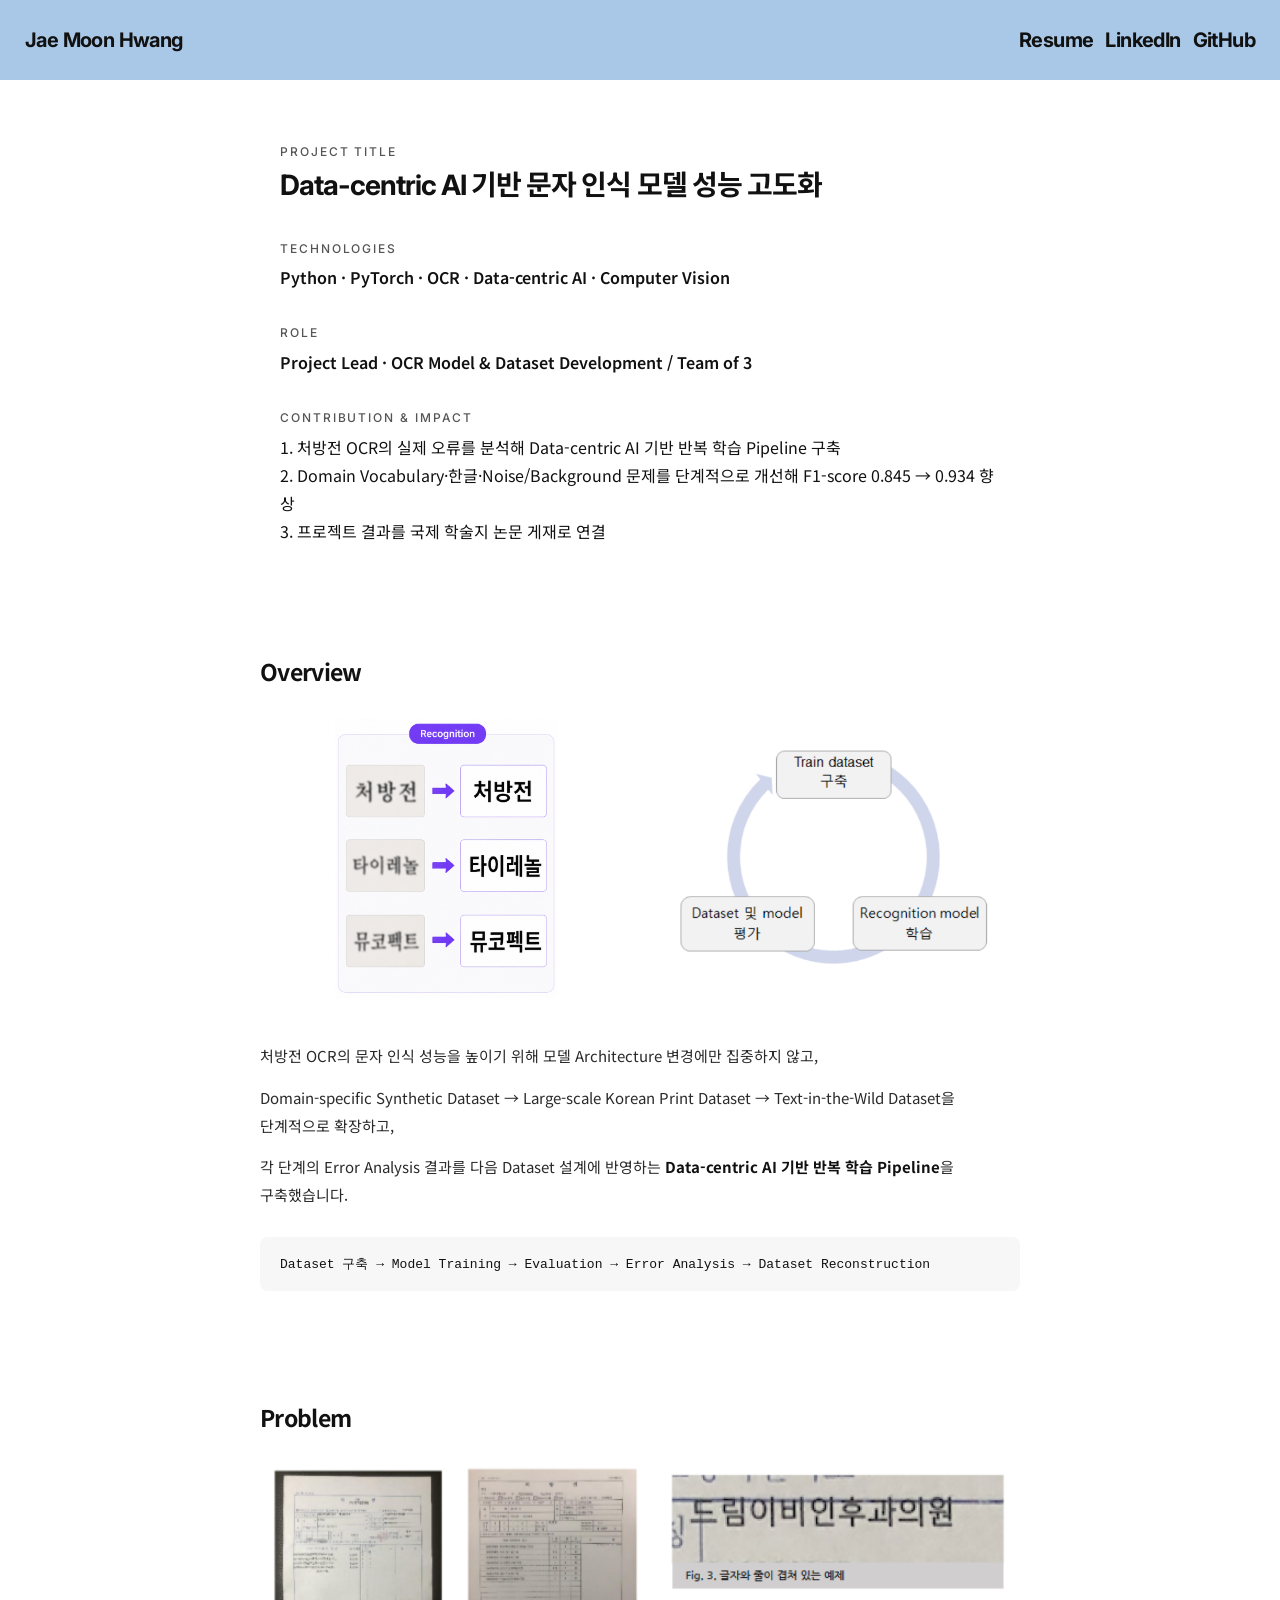
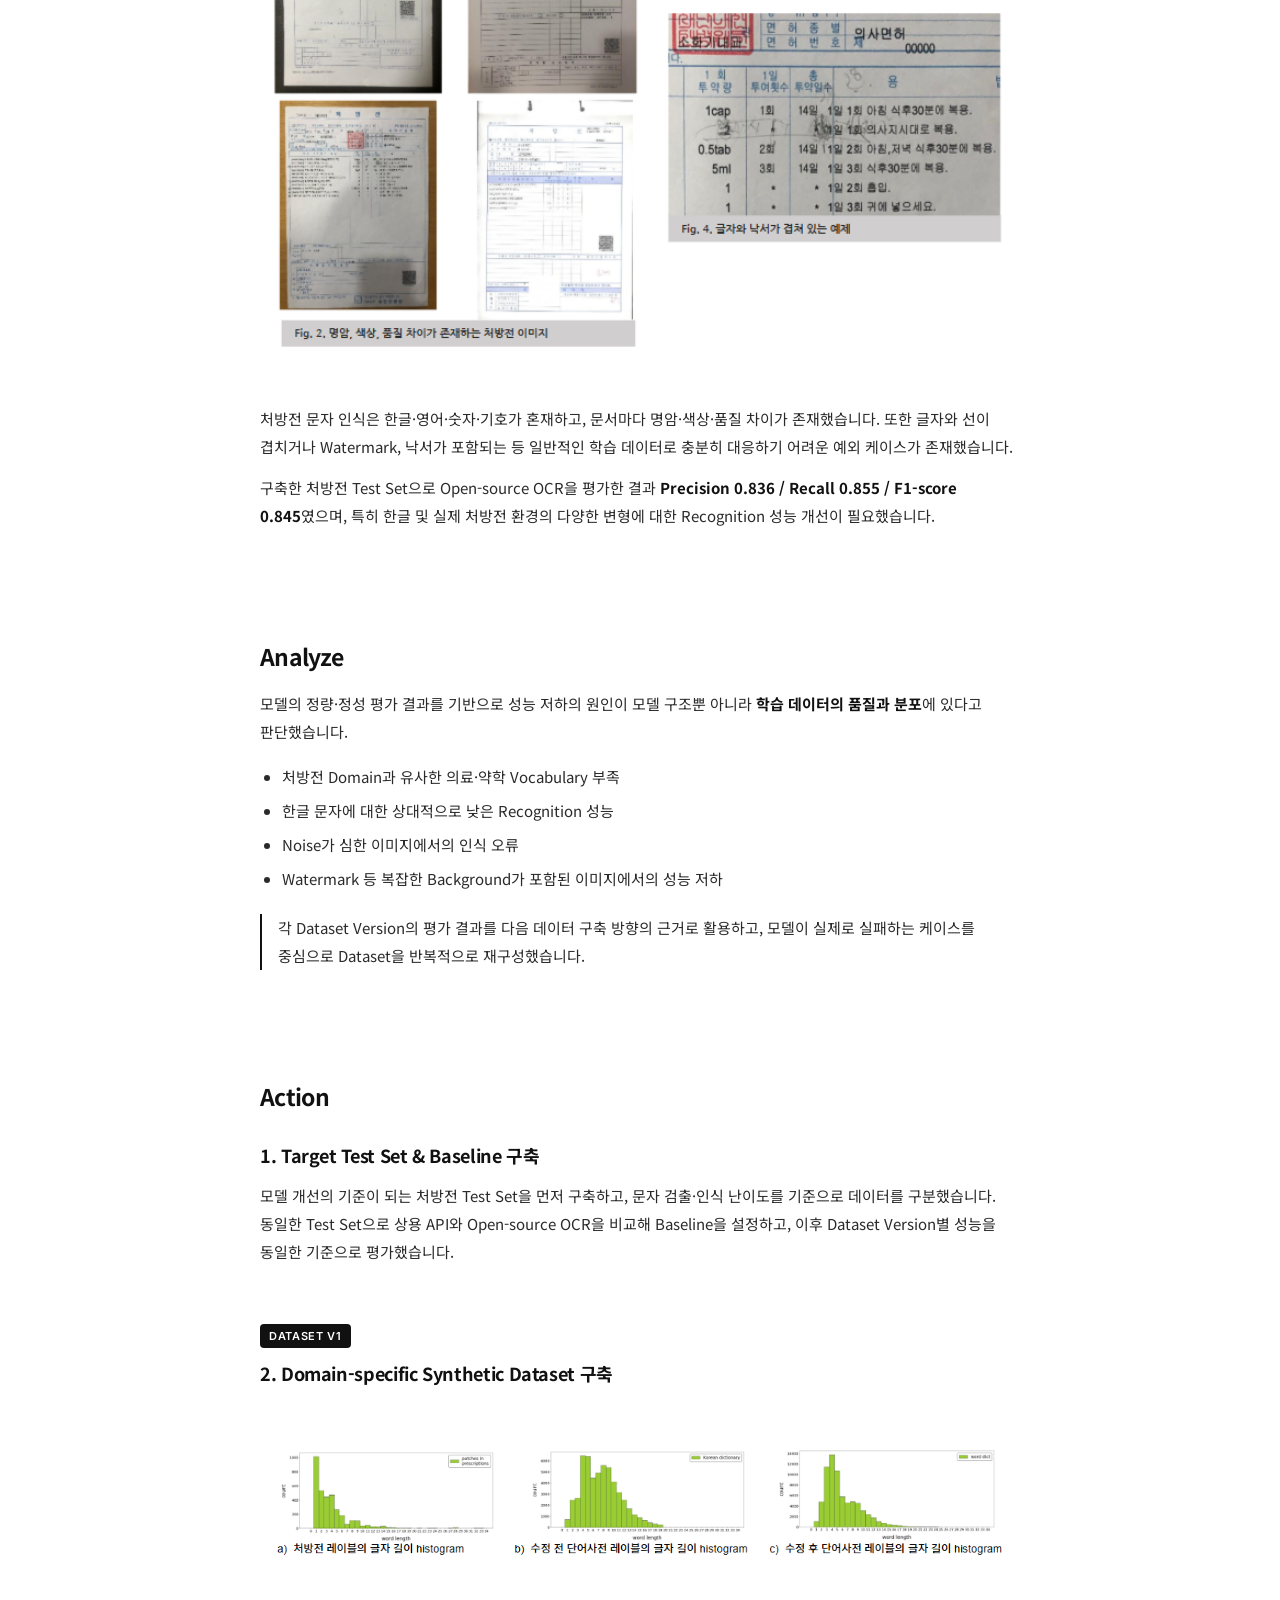
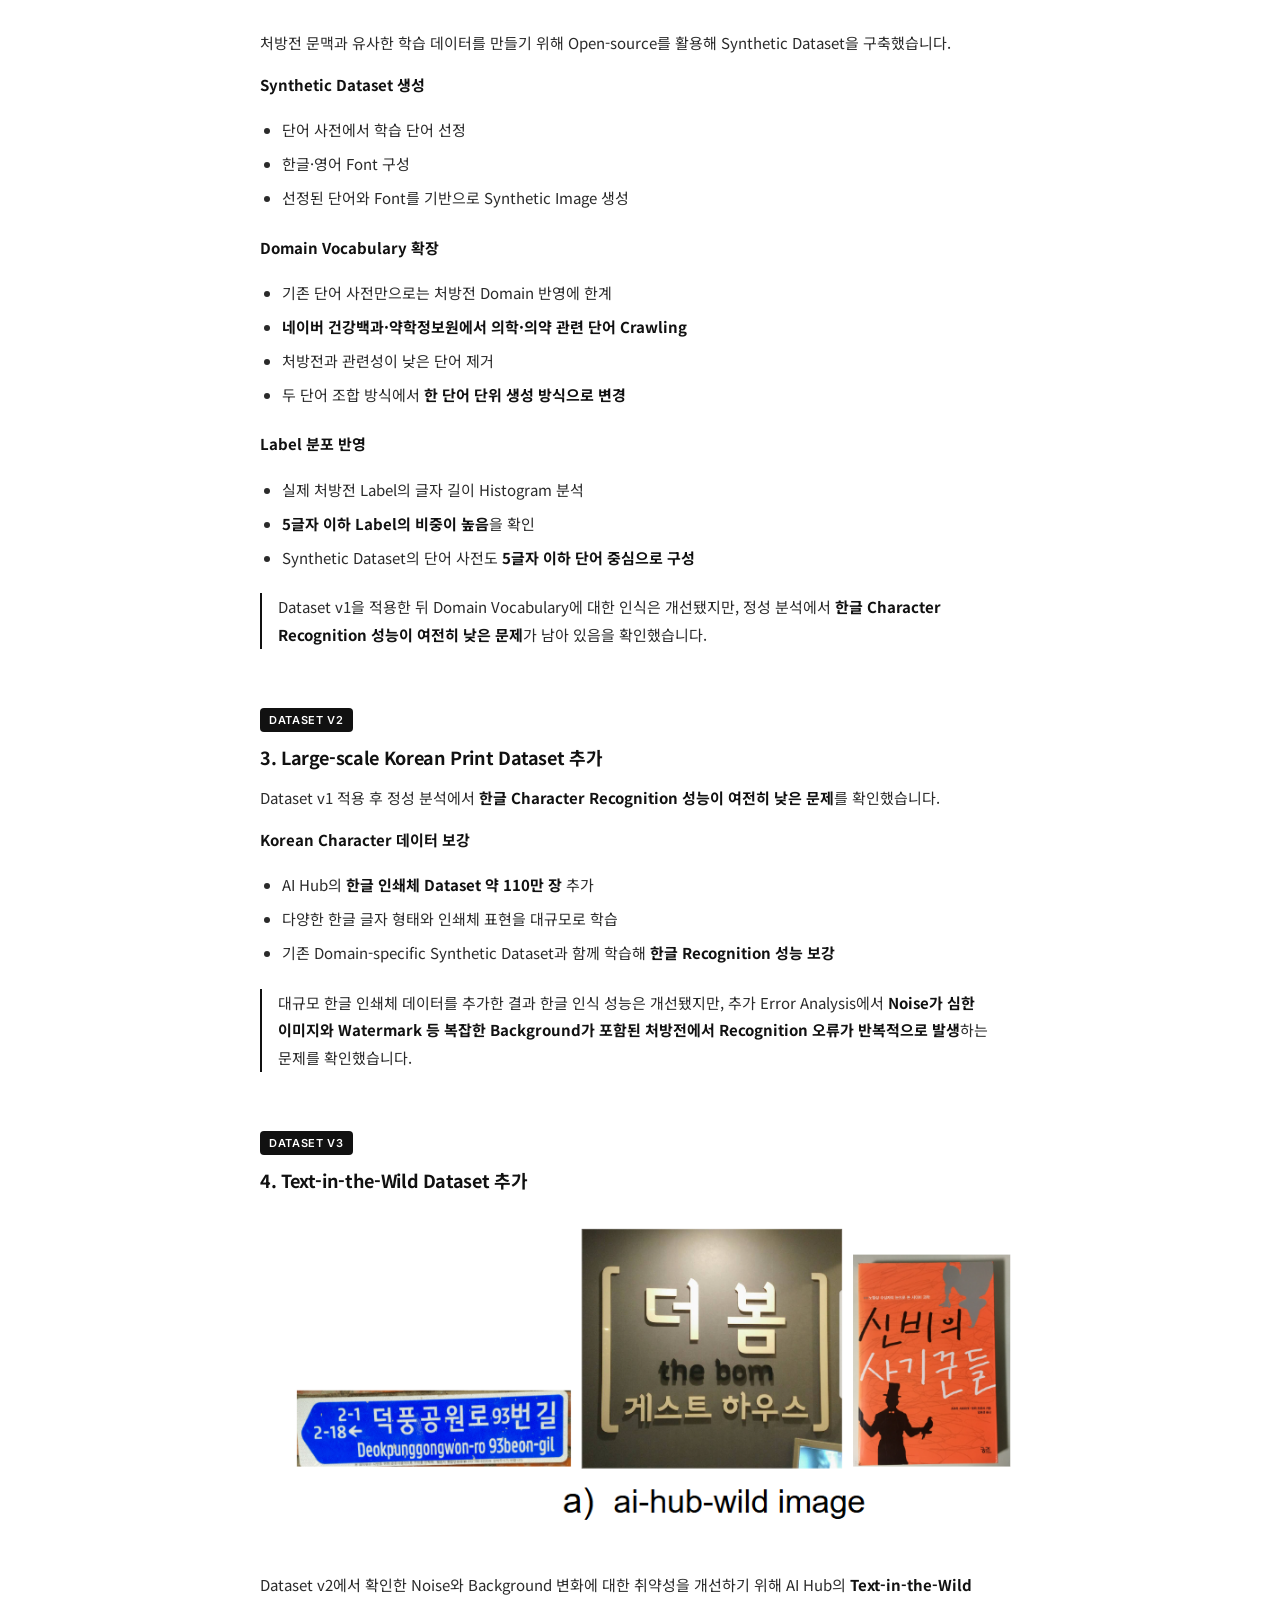
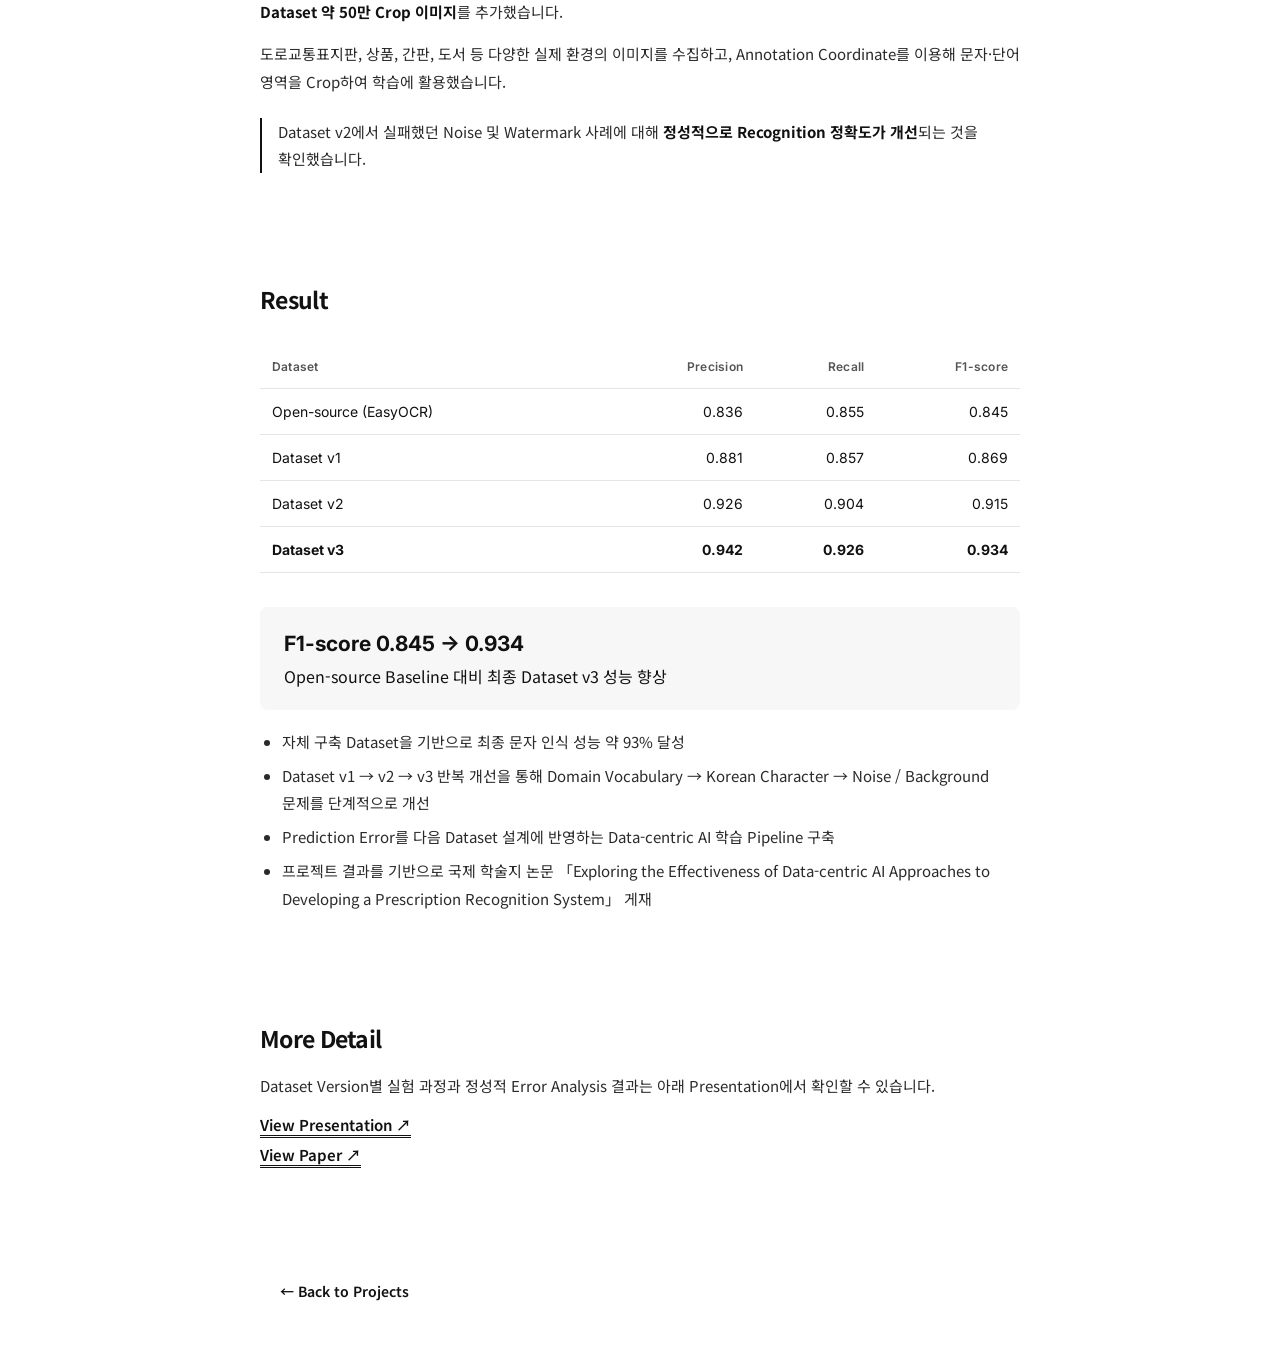
<file: projects/data-centric-ocr.html>
<!DOCTYPE html>
<html lang="ko">
<head>
  <meta charset="UTF-8" />
  <meta name="viewport" content="width=device-width, initial-scale=1.0" />

  <title>Data-centric OCR Performance Improvement — Jae Moon Hwang</title>
  <meta
    name="description"
    content="Data-centric AI 기반 문자 인식 모델 성능 고도화 프로젝트. Error Analysis를 기반으로 Dataset v1~v3를 반복 개선해 OCR F1-score를 0.845에서 0.934로 향상."
  />

  <link rel="preconnect" href="https://fonts.googleapis.com">
  <link rel="preconnect" href="https://fonts.gstatic.com" crossorigin>
  <link
    href="https://fonts.googleapis.com/css2?family=Inter:wght@400;500;600;700&family=Noto+Sans+KR:wght@400;500;600;700&display=swap"
    rel="stylesheet"
  />

  <link rel="stylesheet" href="../css/style.css" />
  <link rel="stylesheet" href="../css/project-simple.css?v=8" />

  <!-- Page-specific styles: shared project CSS를 변경하지 않고 OCR 페이지에만 적용 -->
  <style>
    .ocr-project {
      color: #111;
      text-align: left;
    }

    .ocr-project .project-intro,
    .ocr-project .content-section,
    .ocr-project .back-section {
      text-align: left;
    }

    .ocr-project .project-intro {
      max-width: 720px;
      margin: 0 auto;
    }

    .ocr-project .intro-block {
      margin-bottom: 34px;
    }

    .ocr-project .intro-block:first-child {
      margin-bottom: 36px;
    }

    .ocr-project .intro-block.project-block {
      margin-top: 8px;
      margin-bottom: 0;
    }

    .ocr-project .intro-value {
      margin: 0;
      font-size: 16px;
      font-weight: 600;
      line-height: 1.75;
    }

    .ocr-project .project-block .intro-value {
      font-weight: 400;
    }

    .ocr-project .content-section ul {
      display: block;
      margin-left: 0;
      margin-right: 0;
    }

    .ocr-project .project-figure {
      width: 100%;
      margin: 32px 0 44px;
    }

    .ocr-project .project-figure img {
      display: block;
      width: 100%;
      height: auto;
    }

    .ocr-project .overview-figure {
      max-width: 67%;
      margin-left: auto;
      margin-right: auto;
    }

    .ocr-project .flow-code {
      display: block;
      width: 100%;
      box-sizing: border-box;
      margin: 28px 0 8px;
      padding: 18px 20px;
      background: #f7f7f7;
      border-radius: 8px;
      text-align: left;
      overflow-x: auto;
    }

    .dataset-step {
      margin-top: 54px;
      padding-top: 2px;
    }

    .dataset-step:first-of-type {
      margin-top: 30px;
    }

    .dataset-label {
      display: inline-block;
      margin-bottom: 12px;
      padding: 5px 9px;
      background: #111;
      color: #fff;
      border-radius: 4px;
      font-family: "Inter", sans-serif;
      font-size: 11px;
      font-weight: 600;
      letter-spacing: 0.06em;
    }

    .metric-inline {
      margin: 20px 0 0;
      font-family: "Inter", sans-serif;
      font-size: 14px;
      font-weight: 600;
      line-height: 1.8;
    }

    .analysis-note {
      margin-top: 22px;
      padding-left: 16px;
      border-left: 2px solid #111;
    }

    .performance-table-wrap {
      width: 100%;
      margin-top: 30px;
      overflow-x: auto;
    }

    .performance-table {
      width: 100%;
      min-width: 560px;
      border-collapse: collapse;
      font-family: "Inter", "Noto Sans KR", sans-serif;
      font-size: 14px;
    }

    .performance-table th,
    .performance-table td {
      padding: 14px 12px;
      border-bottom: 1px solid #e5e5e5;
      text-align: right;
    }

    .performance-table th:first-child,
    .performance-table td:first-child {
      text-align: left;
    }

    .performance-table thead th {
      color: #555;
      font-size: 12px;
      font-weight: 600;
      letter-spacing: 0.02em;
    }

    .performance-table tbody tr:last-child {
      font-weight: 700;
    }

    .result-highlight {
      margin-top: 34px;
      padding: 22px 24px;
      background: #f7f7f7;
      border-radius: 8px;
    }

    .result-highlight strong {
      display: block;
      margin-bottom: 5px;
      font-family: "Inter", sans-serif;
      font-size: 21px;
      line-height: 1.4;
    }

    .detail-link {
      display: inline-block;
      margin-top: 12px;
      font-size: 15px;
      font-weight: 600;
      text-decoration: underline;
      text-underline-offset: 4px;
    }

    .detail-links {
      display: flex;
      flex-direction: column;
      align-items: flex-start;
      gap: 6px;
      margin-top: 8px;
    }

    .detail-links .detail-link {
      margin-top: 0;
    }

    .ocr-project .back-section {
      max-width: 720px;
      margin: 0 auto;
    }

    .ocr-project .overview-grid {
      display: grid;
      grid-template-columns: repeat(2, minmax(0, 1fr));
      gap: 16px;
      width: 100%;
      margin: 32px 0 44px;
    }

    .ocr-project .overview-grid .overview-item {
      margin: 0;
      overflow: hidden;
      border-radius: 8px;
      background: #f7f7f7;
    }

    .ocr-project .overview-grid .overview-item img {
      display: block;
      width: 100%;
      aspect-ratio: 4 / 3;
      object-fit: contain;
      background: #fff;
    }

    @media (max-width: 640px) {
      .ocr-project .overview-figure {
        max-width: 100%;
      }

      .ocr-project .overview-grid {
        grid-template-columns: 1fr;
        gap: 12px;
      }

      .ocr-project .overview-grid .overview-item img {
        aspect-ratio: 4 / 3;
      }

      .ocr-project .flow-code {
        padding: 16px;
        font-size: 12px;
      }

      .dataset-step {
        margin-top: 44px;
      }

      .result-highlight {
        padding: 18px;
      }
    }
  </style>
</head>

<body>
  <header class="topbar">
    <a href="../index.html" class="name">Jae Moon Hwang</a>

    <nav class="top-links">
      <a href="../assets/resume.pdf" target="_blank">Resume</a>
      <a href="https://www.linkedin.com/" target="_blank" rel="noreferrer">LinkedIn</a>
      <a href="https://github.com/jmoonxai" target="_blank" rel="noreferrer">GitHub</a>
    </nav>
  </header>

  <main class="simple-project ocr-project">
    <div class="simple-container">

    <!-- PROJECT INTRO -->
    <header class="project-intro">
      <div class="intro-block">
        <p class="eyebrow">PROJECT TITLE</p>
        <h1>Data-centric AI 기반 문자 인식 모델 성능 고도화</h1>
      </div>

      <div class="intro-block">
        <p class="eyebrow">TECHNOLOGIES</p>
        <p class="intro-value">Python · PyTorch · OCR · Data-centric AI · Computer Vision</p>
      </div>

      <div class="intro-block">
        <p class="eyebrow">ROLE</p>
        <p class="intro-value">Project Lead · OCR Model & Dataset Development / Team of 3 </p>
      </div>

      <div class="intro-block project-block">
        <p class="eyebrow">CONTRIBUTION & IMPACT</p>
        <p class="intro-value">1. 처방전 OCR의 실제 오류를 분석해 Data-centric AI 기반 반복 학습 Pipeline 구축</p>
        <p class="intro-value">2. Domain Vocabulary·한글·Noise/Background 문제를 단계적으로 개선해 F1-score 0.845 → 0.934 향상</p>
        <p class="intro-value">3. 프로젝트 결과를 국제 학술지 논문 게재로 연결</p>
      </div>
    </header>

    <!-- OVERVIEW -->
    <section class="content-section">
      <h2>Overview</h2>

      <div class="overview-grid" aria-label="Data-centric OCR project overview images">
        <figure class="overview-item">
          <img
            src="../assets/images/ocr-overview-02.png"
            alt="Data-centric OCR project overview 1"
          />
        </figure>

        <figure class="overview-item">
          <img
            src="../assets/images/ocr-overview.png"
            alt="Data-centric OCR project overview 2"
          />
        </figure>
      </div>

      <p>
        처방전 OCR의 문자 인식 성능을 높이기 위해 모델 Architecture 변경에만 집중하지 않고,
      </p>
      <p>
        Domain-specific Synthetic Dataset → Large-scale Korean Print Dataset → Text-in-the-Wild Dataset을 단계적으로 확장하고, 
      </p>
      <p>
        각 단계의 Error Analysis 결과를 다음 Dataset 설계에 반영하는 <strong>Data-centric AI 기반 반복 학습 Pipeline</strong>을 구축했습니다.
      </p>

      <pre class="flow-code">Dataset 구축 → Model Training → Evaluation → Error Analysis → Dataset Reconstruction</pre>
    </section>

    <!-- PROBLEM -->
    <section class="content-section">
      <h2>Problem</h2>

      <figure class="project-figure">
        <img
          src="../assets/images/ocr-problem.png"
          alt="Prescription OCR problem cases"
        />
      </figure>

      <p>
        처방전 문자 인식은 한글·영어·숫자·기호가 혼재하고,
        문서마다 명암·색상·품질 차이가 존재했습니다.
        또한 글자와 선이 겹치거나 Watermark, 낙서가 포함되는 등
        일반적인 학습 데이터로 충분히 대응하기 어려운 예외 케이스가 존재했습니다.
      </p>

      <p>
        구축한 처방전 Test Set으로 Open-source OCR을 평가한 결과
        <strong>Precision 0.836 / Recall 0.855 / F1-score 0.845</strong>였으며,
        특히 한글 및 실제 처방전 환경의 다양한 변형에 대한 Recognition 성능 개선이 필요했습니다.
      </p>
    </section>

    <!-- ANALYZE -->
    <section class="content-section">
      <h2>Analyze</h2>

      <p>
        모델의 정량·정성 평가 결과를 기반으로 성능 저하의 원인이
        모델 구조뿐 아니라 <strong>학습 데이터의 품질과 분포</strong>에 있다고 판단했습니다.
      </p>

      <ul>
        <li>처방전 Domain과 유사한 의료·약학 Vocabulary 부족</li>
        <li>한글 문자에 대한 상대적으로 낮은 Recognition 성능</li>
        <li>Noise가 심한 이미지에서의 인식 오류</li>
        <li>Watermark 등 복잡한 Background가 포함된 이미지에서의 성능 저하</li>
      </ul>

      <div class="analysis-note">
        <p>
          각 Dataset Version의 평가 결과를 다음 데이터 구축 방향의 근거로 활용하고,
          모델이 실제로 실패하는 케이스를 중심으로 Dataset을 반복적으로 재구성했습니다.
        </p>
      </div>
    </section>

    <!-- ACTION -->
    <section class="content-section">
      <h2>Action</h2>

      <div class="text-group">
        <h3>1. Target Test Set &amp; Baseline 구축</h3>
        <p>
          모델 개선의 기준이 되는 처방전 Test Set을 먼저 구축하고,
          문자 검출·인식 난이도를 기준으로 데이터를 구분했습니다.
          동일한 Test Set으로 상용 API와 Open-source OCR을 비교해 Baseline을 설정하고,
          이후 Dataset Version별 성능을 동일한 기준으로 평가했습니다.
        </p>
      </div>

      <div class="dataset-step">
        <span class="dataset-label">DATASET V1</span>
        <h3>2. Domain-specific Synthetic Dataset 구축</h3>

        <figure class="project-figure">
          <img
            src="../assets/images/ocr-dataset-v1.png"
            alt="Domain-specific synthetic dataset construction"
          />
        </figure>

        <p>
          처방전 문맥과 유사한 학습 데이터를 만들기 위해
          Open-source를 활용해 Synthetic Dataset을 구축했습니다.
        </p>

        <p><strong>Synthetic Dataset 생성</strong></p>
        <ul>
          <li>단어 사전에서 학습 단어 선정</li>
          <li>한글·영어 Font 구성</li>
          <li>선정된 단어와 Font를 기반으로 Synthetic Image 생성</li>
        </ul>

        <p><strong>Domain Vocabulary 확장</strong></p>
        <ul>
          <li>기존 단어 사전만으로는 처방전 Domain 반영에 한계</li>
          <li><strong>네이버 건강백과·약학정보원에서 의학·의약 관련 단어 Crawling</strong></li>
          <li>처방전과 관련성이 낮은 단어 제거</li>
          <li>두 단어 조합 방식에서 <strong>한 단어 단위 생성 방식으로 변경</strong></li>
        </ul>

        <p><strong>Label 분포 반영</strong></p>
        <ul>
          <li>실제 처방전 Label의 글자 길이 Histogram 분석</li>
          <li><strong>5글자 이하 Label의 비중이 높음</strong>을 확인</li>
          <li>Synthetic Dataset의 단어 사전도 <strong>5글자 이하 단어 중심으로 구성</strong></li>
        </ul>

        <div class="analysis-note">
          <p>
            Dataset v1을 적용한 뒤 Domain Vocabulary에 대한 인식은 개선됐지만,
            정성 분석에서 <strong>한글 Character Recognition 성능이 여전히 낮은 문제</strong>가
            남아 있음을 확인했습니다.
          </p>
        </div>
      </div>

      <div class="dataset-step">
        <span class="dataset-label">DATASET V2</span>
        <h3>3. Large-scale Korean Print Dataset 추가</h3>

        <p>
          Dataset v1 적용 후 정성 분석에서
          <strong>한글 Character Recognition 성능이 여전히 낮은 문제</strong>를 확인했습니다.
        </p>

        <p><strong>Korean Character 데이터 보강</strong></p>
        <ul>
          <li>AI Hub의 <strong>한글 인쇄체 Dataset 약 110만 장</strong> 추가</li>
          <li>다양한 한글 글자 형태와 인쇄체 표현을 대규모로 학습</li>
          <li>기존 Domain-specific Synthetic Dataset과 함께 학습해 <strong>한글 Recognition 성능 보강</strong></li>
        </ul>

        <div class="analysis-note">
          <p>
            대규모 한글 인쇄체 데이터를 추가한 결과 한글 인식 성능은 개선됐지만,
            추가 Error Analysis에서
            <strong>Noise가 심한 이미지와 Watermark 등 복잡한 Background가 포함된 처방전에서 Recognition 오류가 반복적으로 발생</strong>하는
            문제를 확인했습니다.
          </p>
        </div>
      </div>

      <div class="dataset-step">
        <span class="dataset-label">DATASET V3</span>
        <h3>4. Text-in-the-Wild Dataset 추가</h3>

        <figure class="project-figure">
          <img
            src="../assets/images/ocr-dataset-v3.png"
            alt="Text-in-the-Wild dataset examples"
          />
        </figure>

        <p>
          Dataset v2에서 확인한 Noise와 Background 변화에 대한 취약성을 개선하기 위해
          AI Hub의 <strong>Text-in-the-Wild Dataset 약 50만 Crop 이미지</strong>를 추가했습니다.
        </p>

        <p>
          도로교통표지판, 상품, 간판, 도서 등 다양한 실제 환경의 이미지를 수집하고,
          Annotation Coordinate를 이용해 문자·단어 영역을 Crop하여 학습에 활용했습니다.
        </p>

        <div class="analysis-note">
          <p>
            Dataset v2에서 실패했던 Noise 및 Watermark 사례에 대해
            <strong>정성적으로 Recognition 정확도가 개선</strong>되는 것을 확인했습니다.
          </p>
        </div>
      </div>
    </section>

    <!-- RESULT -->
    <section class="content-section">
      <h2>Result</h2>

      <div class="performance-table-wrap">
        <table class="performance-table" aria-label="Dataset version performance comparison">
          <thead>
            <tr>
              <th>Dataset</th>
              <th>Precision</th>
              <th>Recall</th>
              <th>F1-score</th>
            </tr>
          </thead>
          <tbody>
            <tr>
              <td>Open-source (EasyOCR)</td>
              <td>0.836</td>
              <td>0.855</td>
              <td>0.845</td>
            </tr>
            <tr>
              <td>Dataset v1</td>
              <td>0.881</td>
              <td>0.857</td>
              <td>0.869</td>
            </tr>
            <tr>
              <td>Dataset v2</td>
              <td>0.926</td>
              <td>0.904</td>
              <td>0.915</td>
            </tr>
            <tr>
              <td>Dataset v3</td>
              <td>0.942</td>
              <td>0.926</td>
              <td>0.934</td>
            </tr>
          </tbody>
        </table>
      </div>

      <div class="result-highlight">
        <strong>F1-score 0.845 → 0.934</strong>
        <span>Open-source Baseline 대비 최종 Dataset v3 성능 향상</span>
      </div>

      <ul>
        <li>자체 구축 Dataset을 기반으로 최종 문자 인식 성능 약 93% 달성</li>
        <li>Dataset v1 → v2 → v3 반복 개선을 통해 Domain Vocabulary → Korean Character → Noise / Background 문제를 단계적으로 개선</li>
        <li>Prediction Error를 다음 Dataset 설계에 반영하는 Data-centric AI 학습 Pipeline 구축</li>
        <li>프로젝트 결과를 기반으로 국제 학술지 논문 「Exploring the Effectiveness of Data-centric AI Approaches to Developing a Prescription Recognition System」 게재</li>
      </ul>
    </section>

    <!-- MORE DETAIL -->
    <section class="content-section">
      <h2>More Detail</h2>
      <p>
        Dataset Version별 실험 과정과 정성적 Error Analysis 결과는 아래 Presentation에서 확인할 수 있습니다.
      </p>

      <div class="detail-links">
        <a
          class="detail-link"
          href="https://docs.google.com/presentation/d/e/2PACX-1vR-I4L0HUNq6rmiybSriE5HXLn93nFiYazZKdJtQ9vbwhYq906HzhDw2iXrR6Tnag/pub?start=false&loop=false&delayms=3000&slide=id.p1"
          target="_blank"
          rel="noreferrer"
        >
          View Presentation ↗
        </a>

        <a
          class="detail-link"
          href="https://link.springer.com/article/10.1007/s10032-025-00525-x"
          target="_blank"
          rel="noreferrer"
        >
          View Paper ↗
        </a>
      </div>
    </section>

    <!-- BACK -->
    <footer class="back-section">
      <a href="../index.html#projects">← Back to Projects</a>
    </footer>

    </div>
  </main>
</body>
</html>
</file>
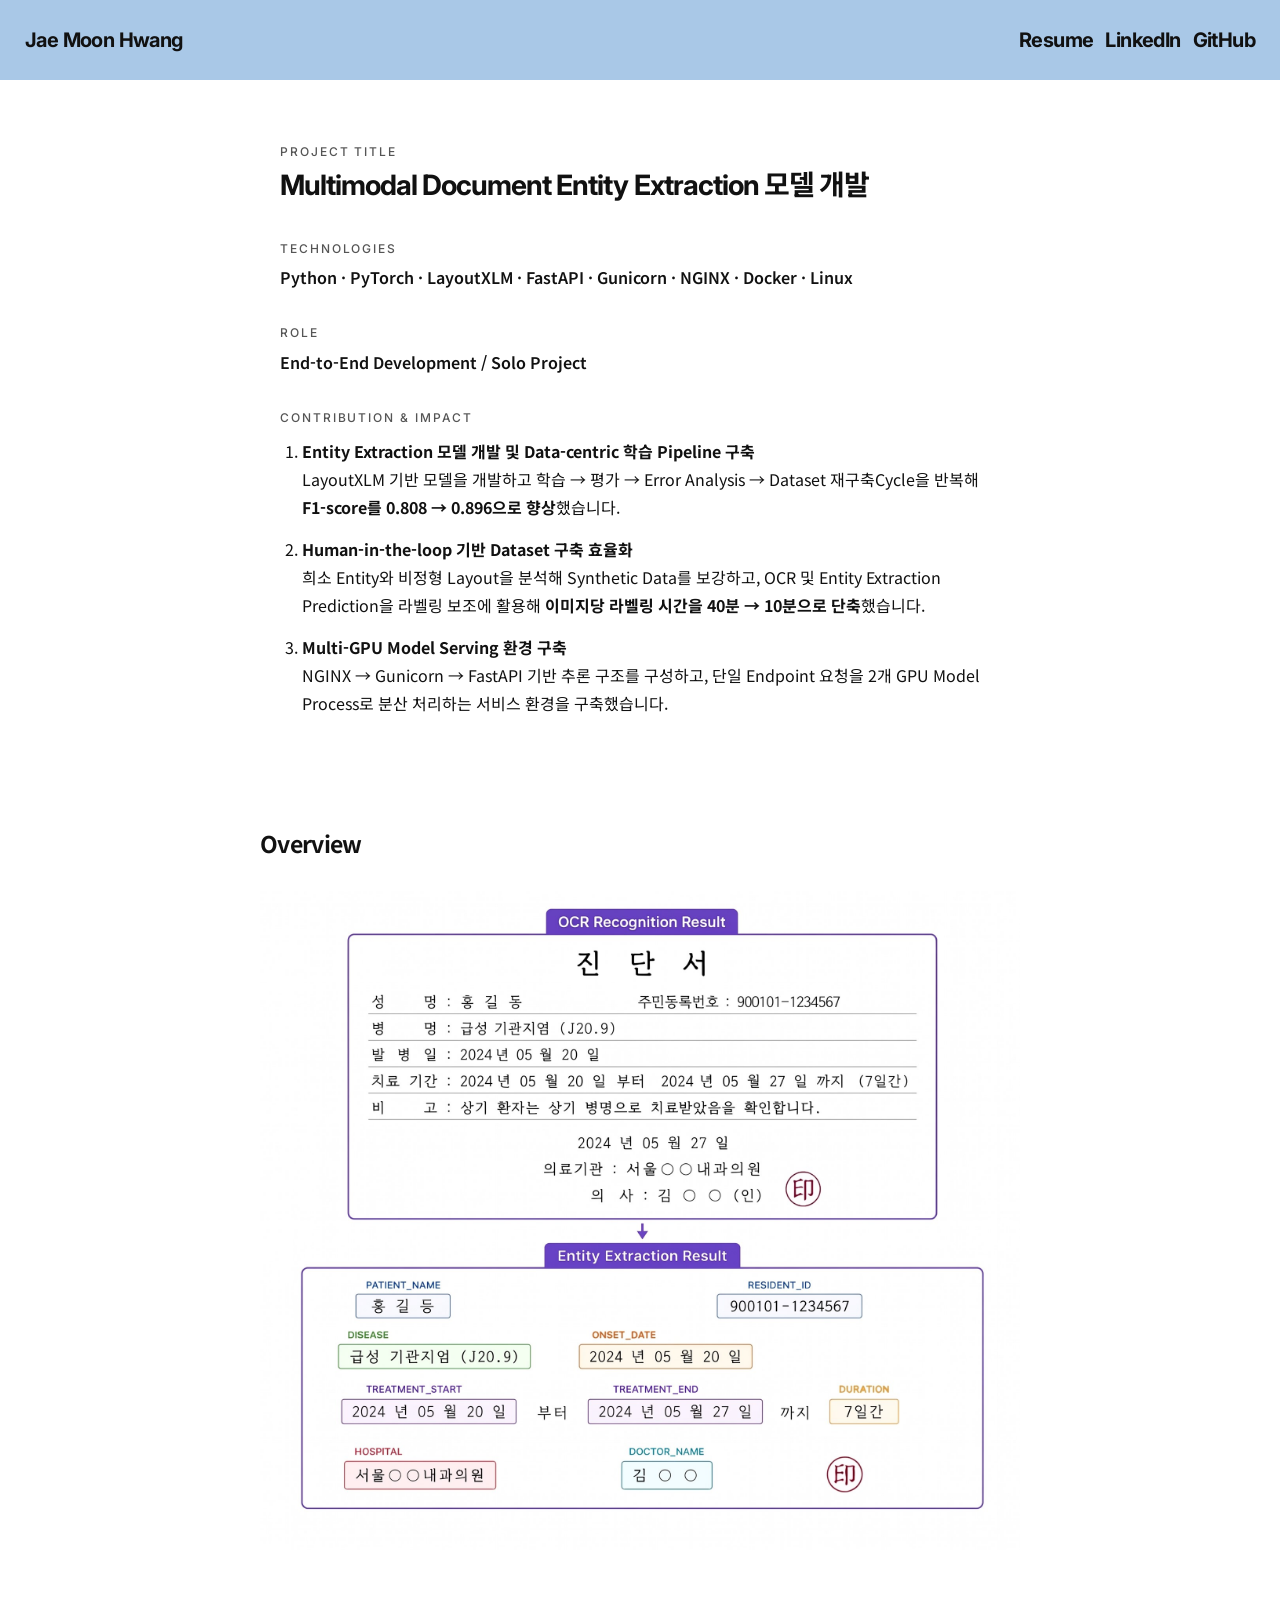
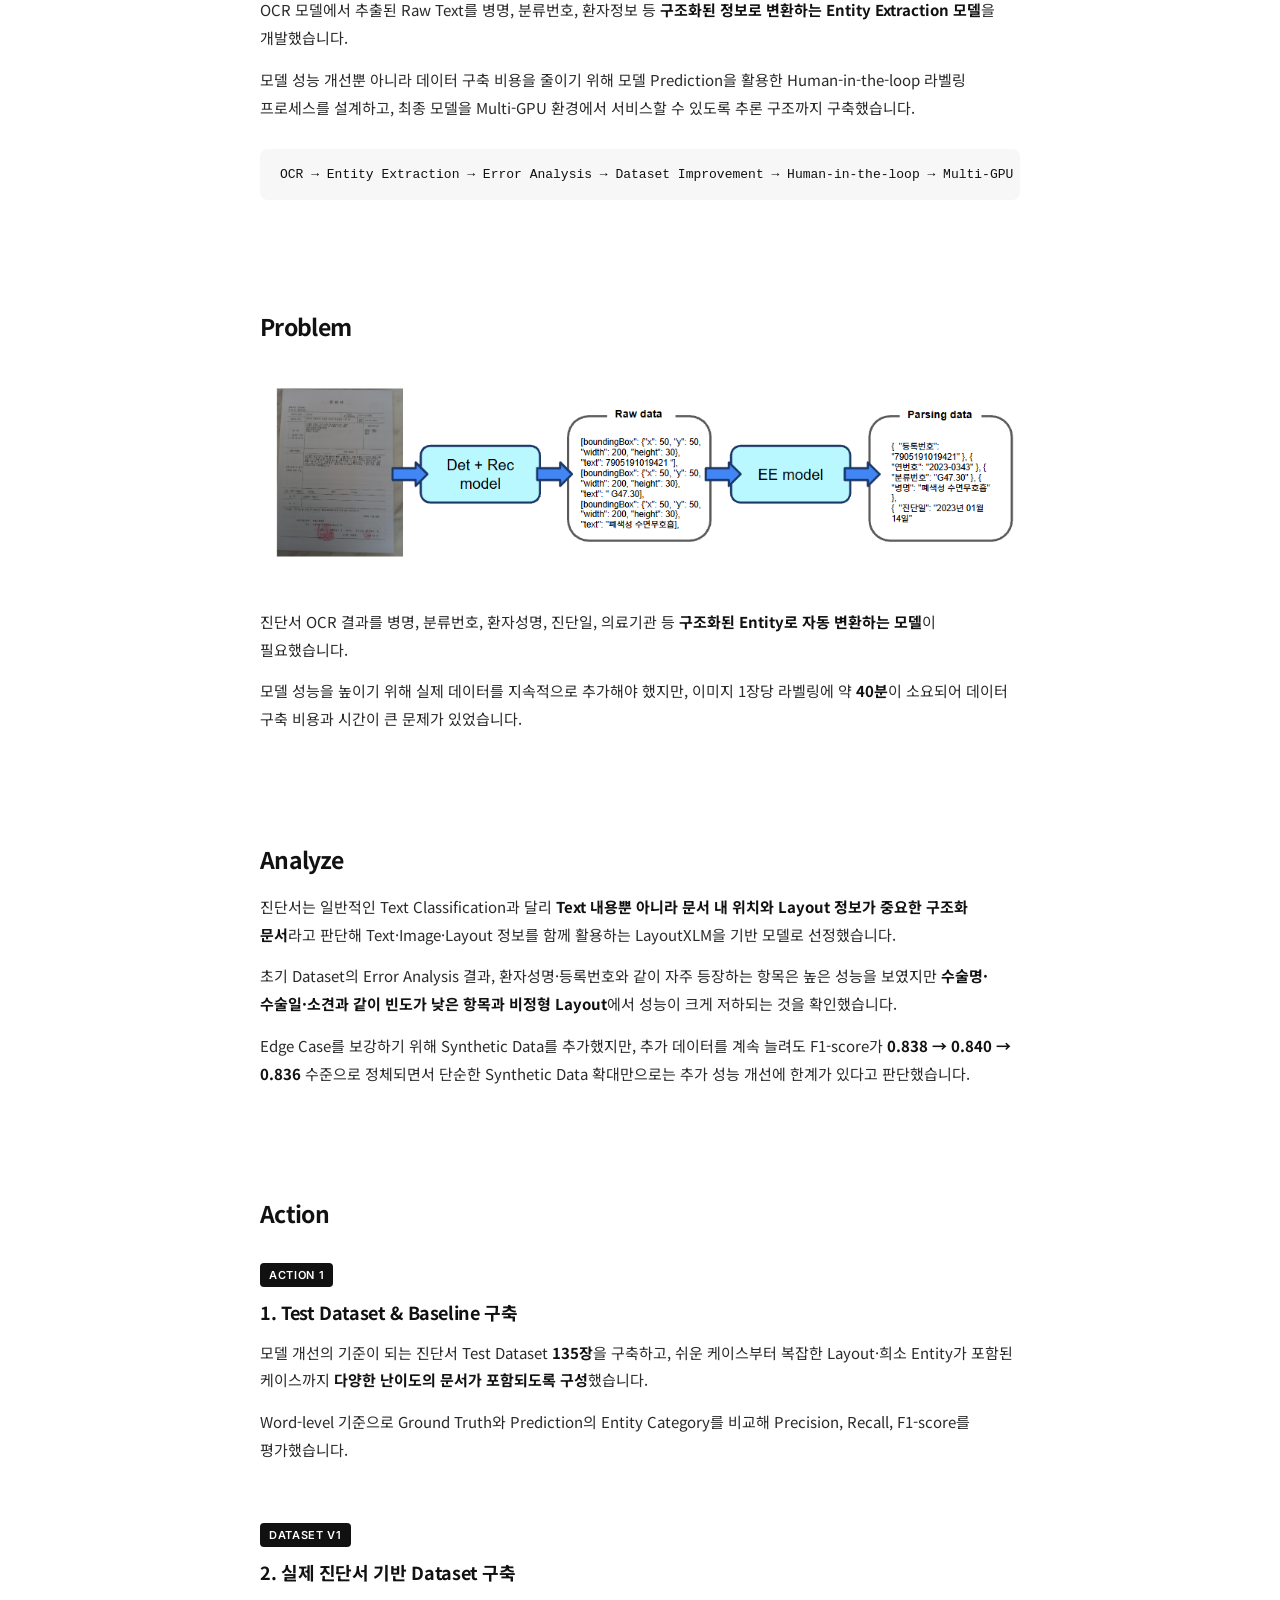
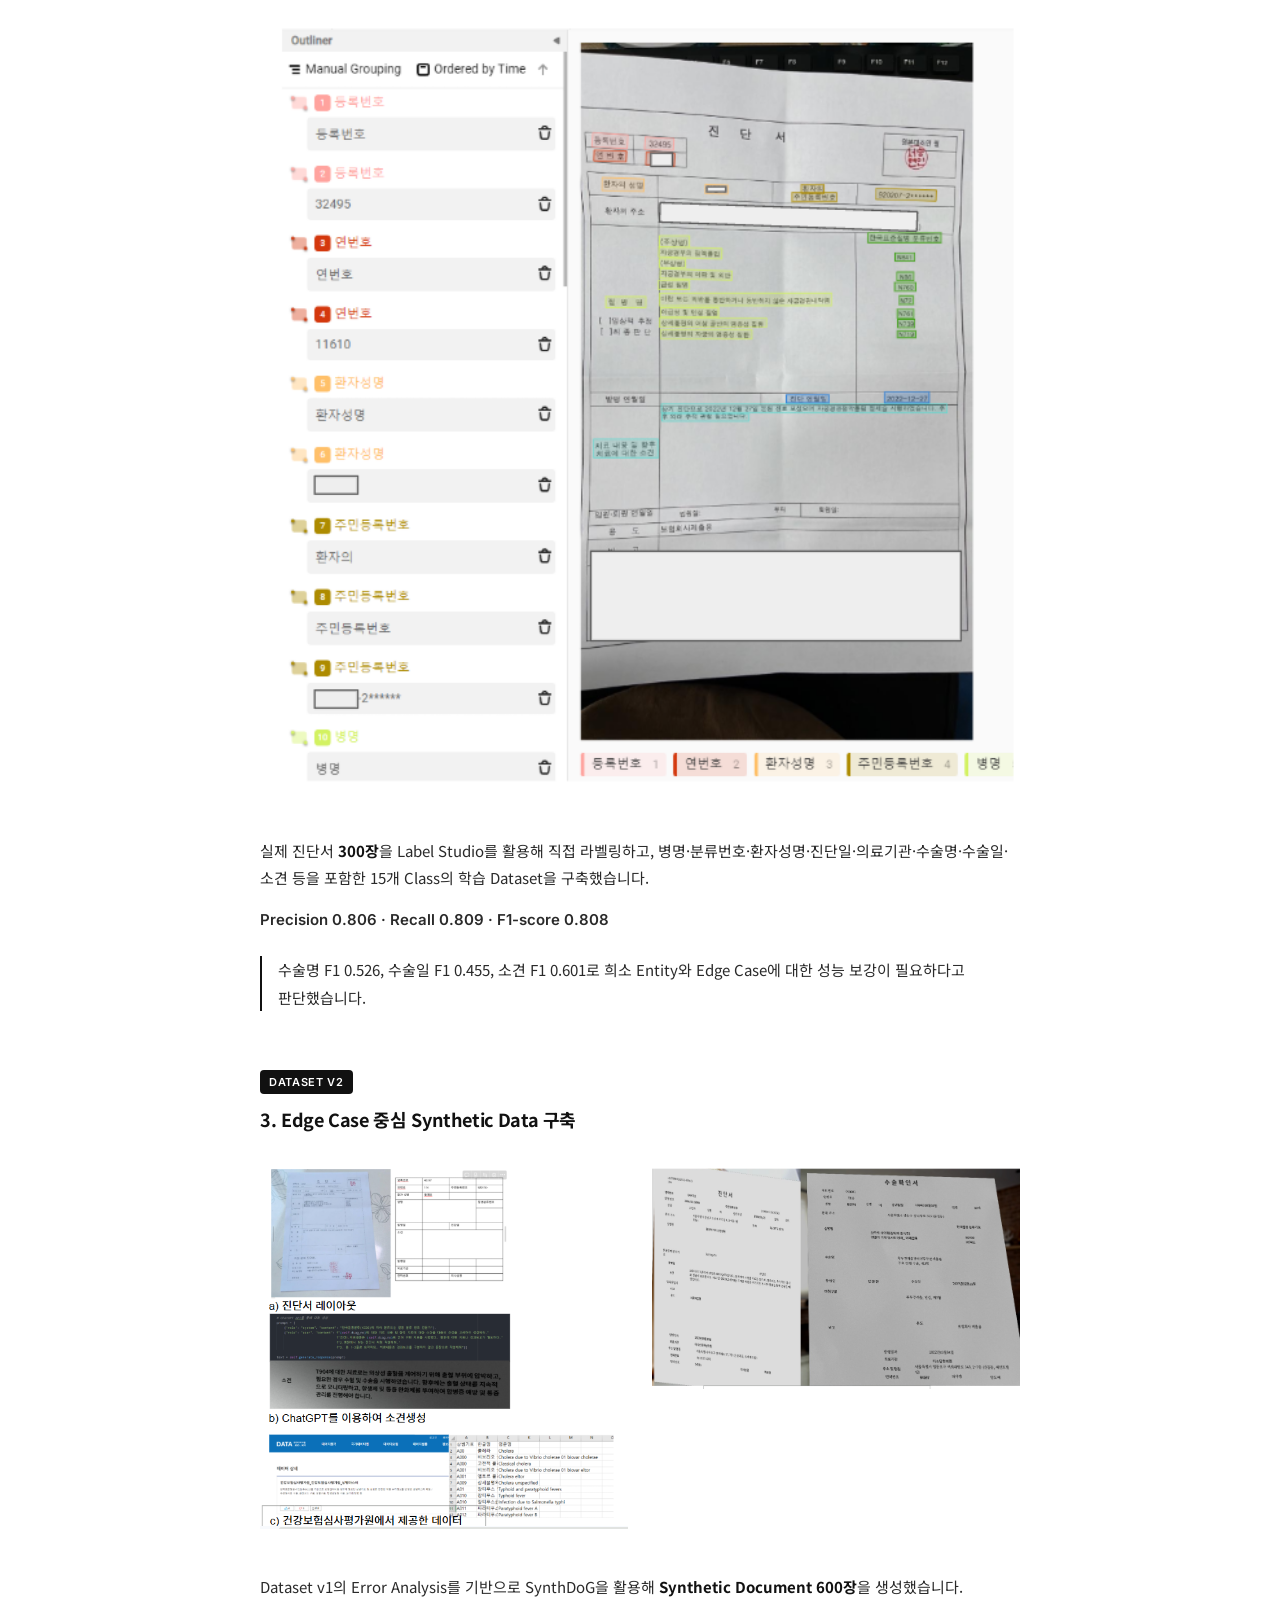
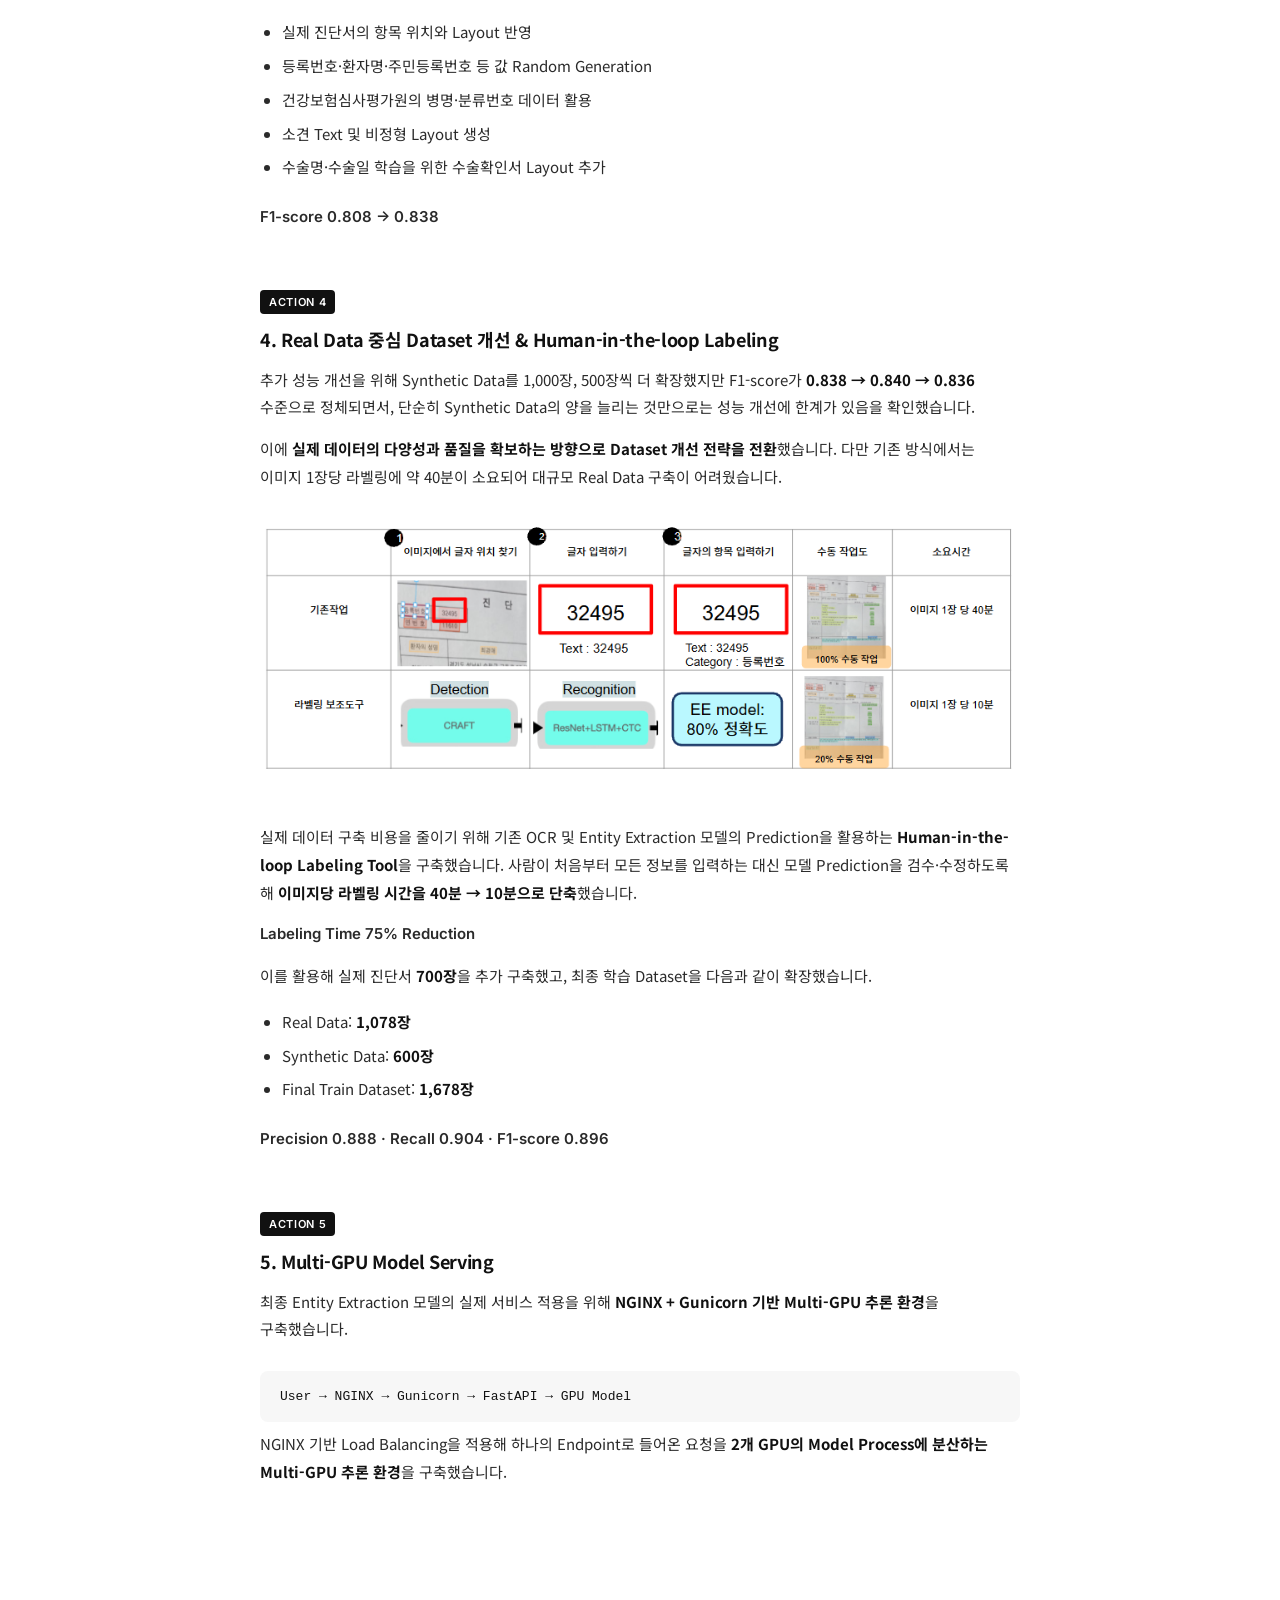
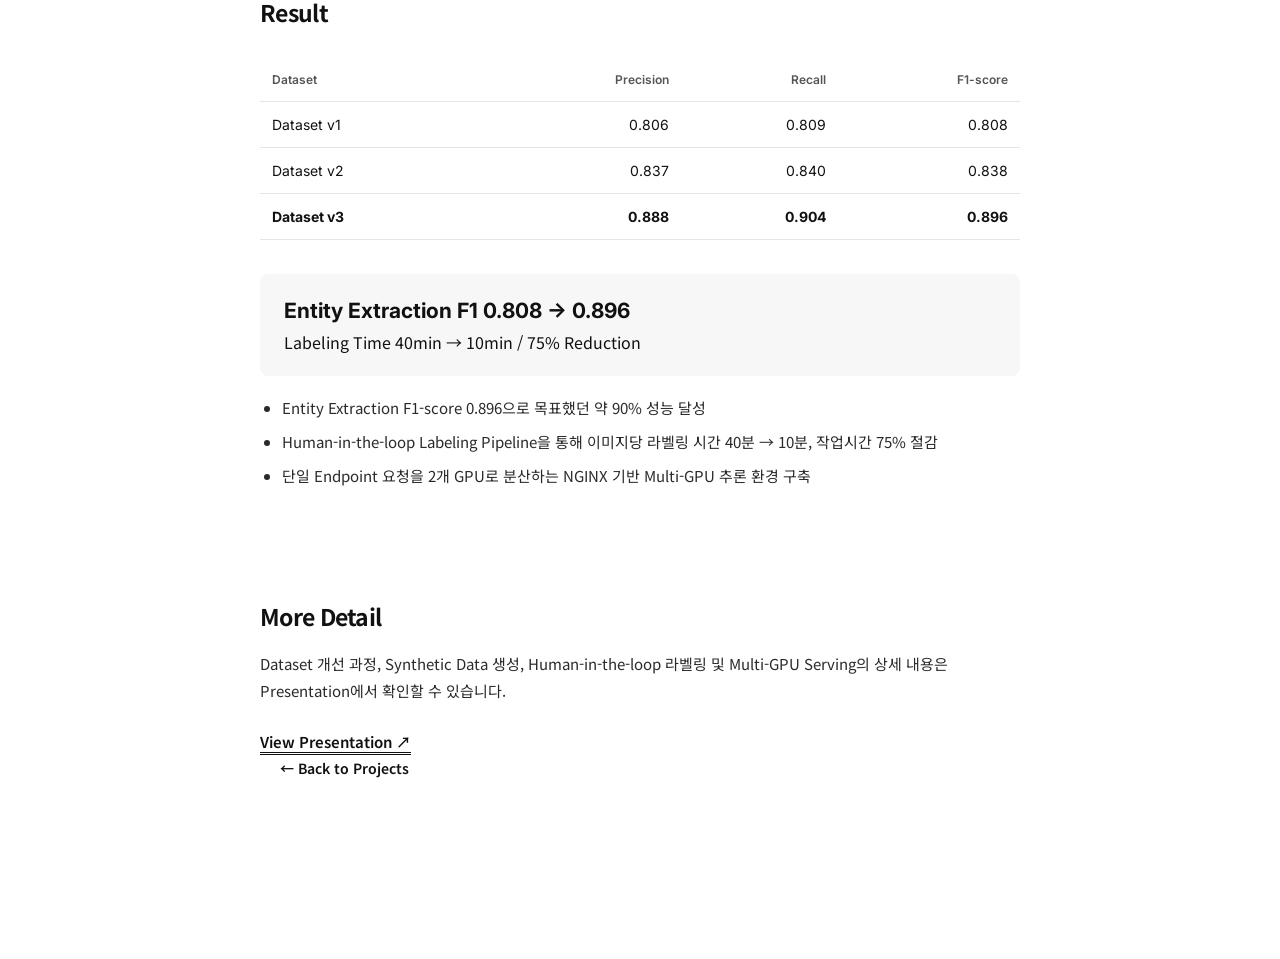
<file: projects/entity-extraction.html>
<!DOCTYPE html>
<html lang="ko">
<head>
  <meta charset="UTF-8" />
  <meta name="viewport" content="width=device-width, initial-scale=1.0" />
  <title>Diagnosis Entity Extraction & Multi-GPU Serving — Jae Moon Hwang</title>
  <meta name="description" content="진단서 Entity Extraction 모델을 Data-centric 방식으로 고도화하고 Human-in-the-loop 라벨링과 NGINX 기반 Multi-GPU Serving 환경까지 구축한 프로젝트." />

  <link rel="preconnect" href="https://fonts.googleapis.com">
  <link rel="preconnect" href="https://fonts.gstatic.com" crossorigin>
  <link href="https://fonts.googleapis.com/css2?family=Inter:wght@400;500;600;700&family=Noto+Sans+KR:wght@400;500;600;700&display=swap" rel="stylesheet" />

  <link rel="stylesheet" href="../css/style.css" />
  <link rel="stylesheet" href="../css/project-simple.css?v=10" />

  <style>
    .entity-project { color:#111; text-align:left; }
    .entity-project .project-intro,
    .entity-project .content-section,
    .entity-project .back-section { text-align:left; }
    .entity-project .project-intro { max-width:720px; margin:0 auto; }
    .entity-project .intro-block { margin-bottom:34px; }
    .entity-project .intro-block:first-child { margin-bottom:36px; }
    .entity-project .intro-block.project-block { margin-top:8px; margin-bottom:0; }
    .entity-project .intro-value { margin:0; font-size:16px; font-weight:600; line-height:1.75; }
    .entity-project .project-block .intro-value { font-weight:400; }
    .entity-project .contribution-impact {
      display:block;
      margin-top:0;
    }
    .entity-project .summary-panel {
      width:100%;
      box-sizing:border-box;
      padding:0;
      margin:0 0 34px;
      background:transparent;
      border-radius:0;
    }

    .entity-project .summary-panel:last-child {
      margin-bottom:0;
    }
    .entity-project .summary-panel .eyebrow { margin-bottom:10px; }
    .entity-project .summary-panel ol {
      margin:0;
      padding-left:22px;
      font-size:16px;
      font-weight:400;
      line-height:1.75;
    }
    .entity-project .summary-panel li {
      margin-bottom:14px;
      line-height:1.75;
    }
    .entity-project .summary-panel li:last-child { margin-bottom:0; }

    .entity-project .content-section ul { display:block; margin-left:0; margin-right:0; }
    .entity-project .project-figure { width:100%; margin:32px 0 44px; }
    .entity-project .project-figure img { display:block; width:100%; height:auto; }
    .entity-project .image-grid-2 {
      display: grid;
      grid-template-columns: repeat(2, minmax(0, 1fr));
      gap: 24px;
      margin: 32px 0 44px;
      align-items: start;
    }
    .entity-project .image-grid-2 .project-figure {
      margin: 0;
    }
    .flow-code { display:block; width:100%; box-sizing:border-box; margin:28px 0 8px; padding:18px 20px; background:#f7f7f7; border-radius:8px; text-align:left; overflow-x:auto; }
    .action-step { margin-top:56px; }
    .action-step:first-of-type { margin-top:30px; }
    .action-label { display:inline-block; margin-bottom:12px; padding:5px 9px; background:#111; color:#fff; border-radius:4px; font-family:"Inter",sans-serif; font-size:11px; font-weight:600; letter-spacing:.06em; }
    .metric-inline { margin:20px 0 0; font-family:"Inter",sans-serif; font-size:14px; font-weight:600; line-height:1.8; }
    .analysis-note { margin-top:22px; padding-left:16px; border-left:2px solid #111; }
    .performance-table-wrap { width:100%; margin-top:30px; overflow-x:auto; }
    .performance-table { width:100%; min-width:620px; border-collapse:collapse; font-family:"Inter","Noto Sans KR",sans-serif; font-size:14px; }
    .performance-table th,.performance-table td { padding:14px 12px; border-bottom:1px solid #e5e5e5; text-align:right; }
    .performance-table th:first-child,.performance-table td:first-child { text-align:left; }
    .performance-table thead th { color:#555; font-size:12px; font-weight:600; }
    .performance-table tbody tr:last-child { font-weight:700; }
    .result-highlight { margin-top:34px; padding:22px 24px; background:#f7f7f7; border-radius:8px; }
    .result-highlight strong { display:block; margin-bottom:5px; font-family:"Inter",sans-serif; font-size:21px; line-height:1.4; }
    .detail-link { display:inline-block; margin-top:12px; font-size:15px; font-weight:600; text-decoration:underline; text-underline-offset:4px; }
    .entity-project .back-section { max-width:720px; margin:0 auto; }
    @media (max-width:640px) {
      .entity-project .summary-panel { padding:0; }
      .entity-project .image-grid-2 {
        grid-template-columns: 1fr;
        gap: 20px;
      }
      .flow-code { padding:16px; font-size:12px; }
      .action-step { margin-top:44px; }
      .result-highlight { padding:18px; }
    }
  </style>
</head>

<body>
  <header class="topbar">
    <a href="../index.html" class="name">Jae Moon Hwang</a>
    <nav class="top-links">
      <a href="../assets/resume.pdf" target="_blank">Resume</a>
      <a href="https://www.linkedin.com/" target="_blank" rel="noreferrer">LinkedIn</a>
      <a href="https://github.com/jmoonxai" target="_blank" rel="noreferrer">GitHub</a>
    </nav>
  </header>

  <main class="simple-project entity-project">
    <div class="simple-container">

      <section class="project-intro">
        <div class="intro-block">
          <p class="eyebrow">PROJECT TITLE</p>
          <h1>Multimodal Document Entity Extraction 모델 개발</h1>
        </div>

        <div class="intro-block">
          <p class="eyebrow">TECHNOLOGIES</p>
          <p class="intro-value">Python · PyTorch · LayoutXLM · FastAPI · Gunicorn · NGINX · Docker · Linux</p>
        </div>

        <div class="intro-block">
          <p class="eyebrow">ROLE</p>
          <p class="intro-value">End-to-End Development / Solo Project </p>
        </div>

        <div class="intro-block project-block contribution-impact-block">
          <div class="contribution-impact">
            <div class="summary-panel">
              <p class="eyebrow">CONTRIBUTION &amp; IMPACT</p>
              <ol>
                <li>
                  <strong>Entity Extraction 모델 개발 및 Data-centric 학습 Pipeline 구축</strong><br />
                  LayoutXLM 기반 모델을 개발하고
                  학습 → 평가 → Error Analysis → Dataset 재구축Cycle을 반복해
                  <strong>F1-score를 0.808 → 0.896으로 향상</strong>했습니다.
                </li>
                <li>
                  <strong>Human-in-the-loop 기반 Dataset 구축 효율화</strong><br />
                  희소 Entity와 비정형 Layout을 분석해 Synthetic Data를 보강하고,
                  OCR 및 Entity Extraction Prediction을 라벨링 보조에 활용해
                  <strong>이미지당 라벨링 시간을 40분 → 10분으로 단축</strong>했습니다.
                </li>
                <li>
                  <strong>Multi-GPU Model Serving 환경 구축</strong><br />
                  NGINX → Gunicorn → FastAPI 기반 추론 구조를 구성하고,
                  단일 Endpoint 요청을
                  2개 GPU Model Process로 분산 처리하는 서비스 환경을 구축했습니다.
                </li>
              </ol>
            </div>
          </div>
        </div>
      </section>

      <section class="content-section">
        <h2>Overview</h2>
        <figure class="project-figure">
          <img src="../assets/images/entity-extraction-overview.jpg" alt="Diagnosis Entity Extraction project overview" />
        </figure>
        <p>
          OCR 모델에서 추출된 Raw Text를 병명, 분류번호, 환자정보 등
          <strong>구조화된 정보로 변환하는 Entity Extraction 모델</strong>을 개발했습니다.
        </p>
        <p>
          모델 성능 개선뿐 아니라 데이터 구축 비용을 줄이기 위해 모델 Prediction을 활용한
          Human-in-the-loop 라벨링 프로세스를 설계하고, 최종 모델을 Multi-GPU 환경에서
          서비스할 수 있도록 추론 구조까지 구축했습니다.
        </p>
        <pre class="flow-code">OCR → Entity Extraction → Error Analysis → Dataset Improvement → Human-in-the-loop → Multi-GPU Serving</pre>
      </section>

      <section class="content-section">
        <h2>Problem</h2>
        <figure class="project-figure">
          <img src="../assets/images/entity-extraction-problem.png" alt="Diagnosis document entity extraction problem" />
        </figure>
        <p>
          진단서 OCR 결과를 병명, 분류번호, 환자성명, 진단일, 의료기관 등
          <strong>구조화된 Entity로 자동 변환하는 모델</strong>이 필요했습니다.
        </p>
        <p>
          모델 성능을 높이기 위해 실제 데이터를 지속적으로 추가해야 했지만,
          이미지 1장당 라벨링에 약 <strong>40분</strong>이 소요되어 데이터 구축 비용과 시간이 큰 문제가 있었습니다.
        </p>
      </section>

      <section class="content-section">
        <h2>Analyze</h2>
        <p>
          진단서는 일반적인 Text Classification과 달리
          <strong>Text 내용뿐 아니라 문서 내 위치와 Layout 정보가 중요한 구조화 문서</strong>라고 판단해
          Text·Image·Layout 정보를 함께 활용하는 LayoutXLM을 기반 모델로 선정했습니다.
        </p>
        <p>
          초기 Dataset의 Error Analysis 결과, 환자성명·등록번호와 같이 자주 등장하는 항목은 높은 성능을 보였지만
          <strong>수술명·수술일·소견과 같이 빈도가 낮은 항목과 비정형 Layout</strong>에서 성능이 크게 저하되는 것을 확인했습니다.
        </p>
        <p>
          Edge Case를 보강하기 위해 Synthetic Data를 추가했지만, 추가 데이터를 계속 늘려도
          F1-score가 <strong>0.838 → 0.840 → 0.836</strong> 수준으로 정체되면서
          단순한 Synthetic Data 확대만으로는 추가 성능 개선에 한계가 있다고 판단했습니다.
        </p>
      </section>

      <section class="content-section">
        <h2>Action</h2>

        <div class="action-step">
          <span class="action-label">ACTION 1</span>
          <h3>1. Test Dataset &amp; Baseline 구축</h3>
          <p>
            모델 개선의 기준이 되는 진단서 Test Dataset <strong>135장</strong>을 구축하고,
            쉬운 케이스부터 복잡한 Layout·희소 Entity가 포함된 케이스까지
            <strong>다양한 난이도의 문서가 포함되도록 구성</strong>했습니다.
          </p>
          <p>
            Word-level 기준으로 Ground Truth와 Prediction의 Entity Category를 비교해
            Precision, Recall, F1-score를 평가했습니다.
          </p>
        </div>

        <div class="action-step">
          <span class="action-label">DATASET V1</span>
          <h3>2. 실제 진단서 기반 Dataset 구축</h3>
          <figure class="project-figure">
            <img src="../assets/images/entity-extraction-dataset-v1.png" alt="Entity Extraction Dataset v1 labeling" />
          </figure>
          <p>
            실제 진단서 <strong>300장</strong>을 Label Studio를 활용해 직접 라벨링하고,
            병명·분류번호·환자성명·진단일·의료기관·수술명·수술일·소견 등을 포함한
            15개 Class의 학습 Dataset을 구축했습니다.
          </p>
          <p class="metric-inline">Precision 0.806 · Recall 0.809 · F1-score 0.808</p>
          <div class="analysis-note">
            <p>수술명 F1 0.526, 수술일 F1 0.455, 소견 F1 0.601로 희소 Entity와 Edge Case에 대한 성능 보강이 필요하다고 판단했습니다.</p>
          </div>
        </div>

        <div class="action-step">
          <span class="action-label">DATASET V2</span>
          <h3>3. Edge Case 중심 Synthetic Data 구축</h3>
          <div class="image-grid-2">
            <figure class="project-figure">
              <img
                src="../assets/images/entity-extraction-synthetic-data.png"
                alt="Synthetic diagnosis document example 1"
              />
            </figure>

            <figure class="project-figure">
              <img
                src="../assets/images/entity-extraction-synthetic-data2.png"
                alt="Synthetic diagnosis document example 2"
              />
            </figure>
          </div>
          <p>
            Dataset v1의 Error Analysis를 기반으로 SynthDoG을 활용해
            <strong>Synthetic Document 600장</strong>을 생성했습니다.
          </p>
          <ul>
            <li>실제 진단서의 항목 위치와 Layout 반영</li>
            <li>등록번호·환자명·주민등록번호 등 값 Random Generation</li>
            <li>건강보험심사평가원의 병명·분류번호 데이터 활용</li>
            <li>소견 Text 및 비정형 Layout 생성</li>
            <li>수술명·수술일 학습을 위한 수술확인서 Layout 추가</li>
          </ul>
          <p class="metric-inline">F1-score 0.808 → 0.838</p>
        </div>

        <div class="action-step">
          <span class="action-label">ACTION 4</span>
          <h3>4. Real Data 중심 Dataset 개선 &amp; Human-in-the-loop Labeling</h3>

          <p>
            추가 성능 개선을 위해 Synthetic Data를 1,000장, 500장씩 더 확장했지만
            F1-score가 <strong>0.838 → 0.840 → 0.836</strong> 수준으로 정체되면서,
            단순히 Synthetic Data의 양을 늘리는 것만으로는 성능 개선에 한계가 있음을 확인했습니다.
          </p>

          <p>
            이에 <strong>실제 데이터의 다양성과 품질을 확보하는 방향으로 Dataset 개선 전략을 전환</strong>했습니다.
            다만 기존 방식에서는 이미지 1장당 라벨링에 약 40분이 소요되어
            대규모 Real Data 구축이 어려웠습니다.
          </p>

          <figure class="project-figure">
            <img src="../assets/images/entity-extraction-labeling-tool.png" alt="Human-in-the-loop labeling tool" />
          </figure>

          <p>
            실제 데이터 구축 비용을 줄이기 위해 기존 OCR 및 Entity Extraction 모델의 Prediction을 활용하는
            <strong>Human-in-the-loop Labeling Tool</strong>을 구축했습니다.
            사람이 처음부터 모든 정보를 입력하는 대신 모델 Prediction을 검수·수정하도록 해
            <strong>이미지당 라벨링 시간을 40분 → 10분으로 단축</strong>했습니다.
          </p>

          <p class="metric-inline">Labeling Time 75% Reduction</p>

          <p>
            이를 활용해 실제 진단서 <strong>700장</strong>을 추가 구축했고,
            최종 학습 Dataset을 다음과 같이 확장했습니다.
          </p>

          <ul>
            <li>Real Data: <strong>1,078장</strong></li>
            <li>Synthetic Data: <strong>600장</strong></li>
            <li>Final Train Dataset: <strong>1,678장</strong></li>
          </ul>

          <p class="metric-inline">Precision 0.888 · Recall 0.904 · F1-score 0.896</p>
        </div>

        <div class="action-step">
          <span class="action-label">ACTION 5</span>
          <h3>5. Multi-GPU Model Serving</h3>
  
          <p>
            최종 Entity Extraction 모델의 실제 서비스 적용을 위해
            <strong>NGINX + Gunicorn 기반 Multi-GPU 추론 환경</strong>을 구축했습니다.
          </p>
          <pre class="flow-code">User → NGINX → Gunicorn → FastAPI → GPU Model</pre>
          <p>
            NGINX 기반 Load Balancing을 적용해 하나의 Endpoint로 들어온 요청을
            <strong>2개 GPU의 Model Process에 분산하는 Multi-GPU 추론 환경</strong>을 구축했습니다.
          </p>
        </div>
      </section>

      <section class="content-section">
        <h2>Result</h2>

        <div class="performance-table-wrap">
          <table class="performance-table" aria-label="Entity Extraction dataset performance">
            <thead>
              <tr>
                <th>Dataset</th><th>Precision</th><th>Recall</th><th>F1-score</th>
              </tr>
            </thead>
            <tbody>
              <tr><td>Dataset v1</td><td>0.806</td><td>0.809</td><td>0.808</td></tr>
              <tr><td>Dataset v2</td><td>0.837</td><td>0.840</td><td>0.838</td></tr>
              <tr><td>Dataset v3</td><td>0.888</td><td>0.904</td><td>0.896</td></tr>
            </tbody>
          </table>
        </div>
        <div class="result-highlight">
          <strong>Entity Extraction F1 0.808 → 0.896</strong>
          <span>Labeling Time 40min → 10min / 75% Reduction</span>
        </div>
        <ul>
          <li>Entity Extraction F1-score 0.896으로 목표했던 약 90% 성능 달성</li>
          <li>Human-in-the-loop Labeling Pipeline을 통해 이미지당 라벨링 시간 40분 → 10분, 작업시간 75% 절감</li>
          <li>단일 Endpoint 요청을 2개 GPU로 분산하는 NGINX 기반 Multi-GPU 추론 환경 구축</li>
        </ul>
      </section>

      <section class="content-section">
        <h2>More Detail</h2>
        <p>
          Dataset 개선 과정, Synthetic Data 생성, Human-in-the-loop 라벨링 및
          Multi-GPU Serving의 상세 내용은 Presentation에서 확인할 수 있습니다.
        </p>
        <a class="detail-link" href="https://docs.google.com/presentation/d/11JJO6BBrfmg8NyRB98_RCW6sGXoVz23S/present" target="_blank" rel="noreferrer">View Presentation ↗</a>

      <section class="back-section">
        <a href="#">← Back to Projects</a>
      </section>

    </div>
  </main>
</body>
</html>
</file>
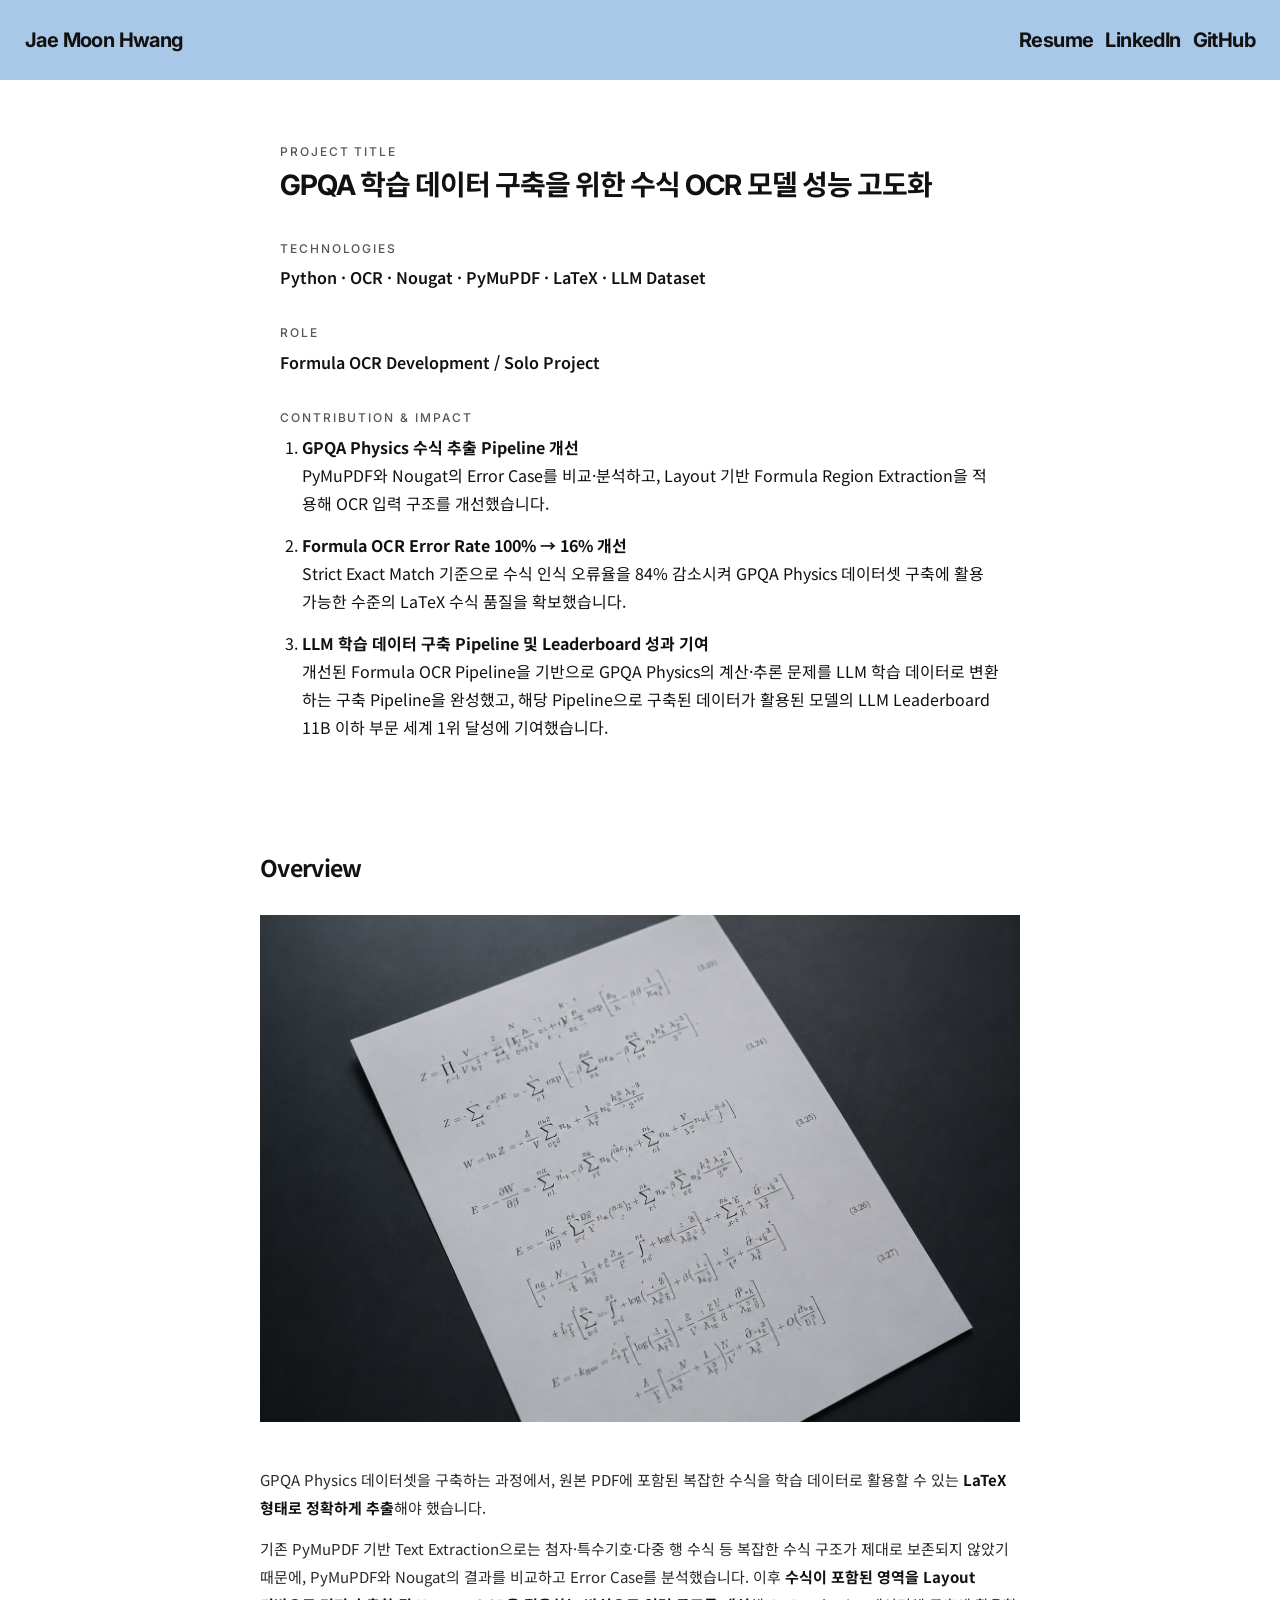
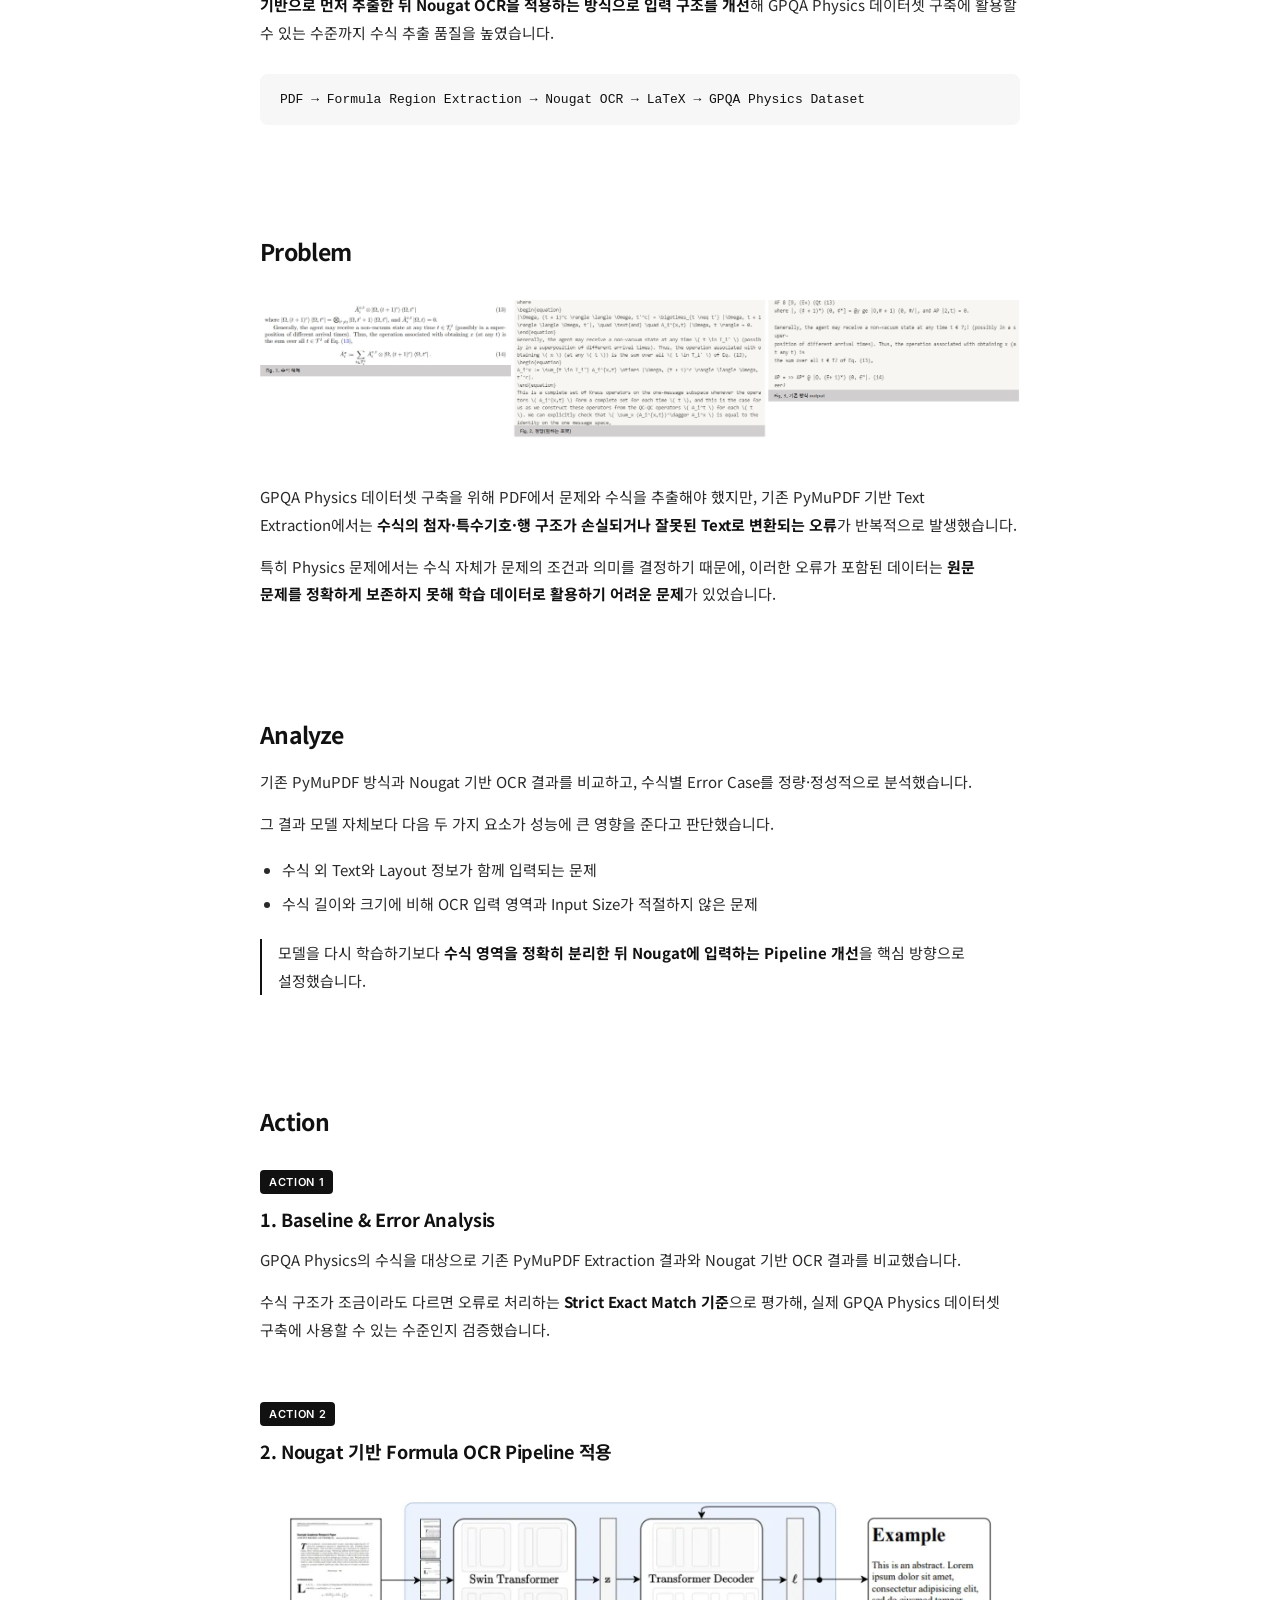
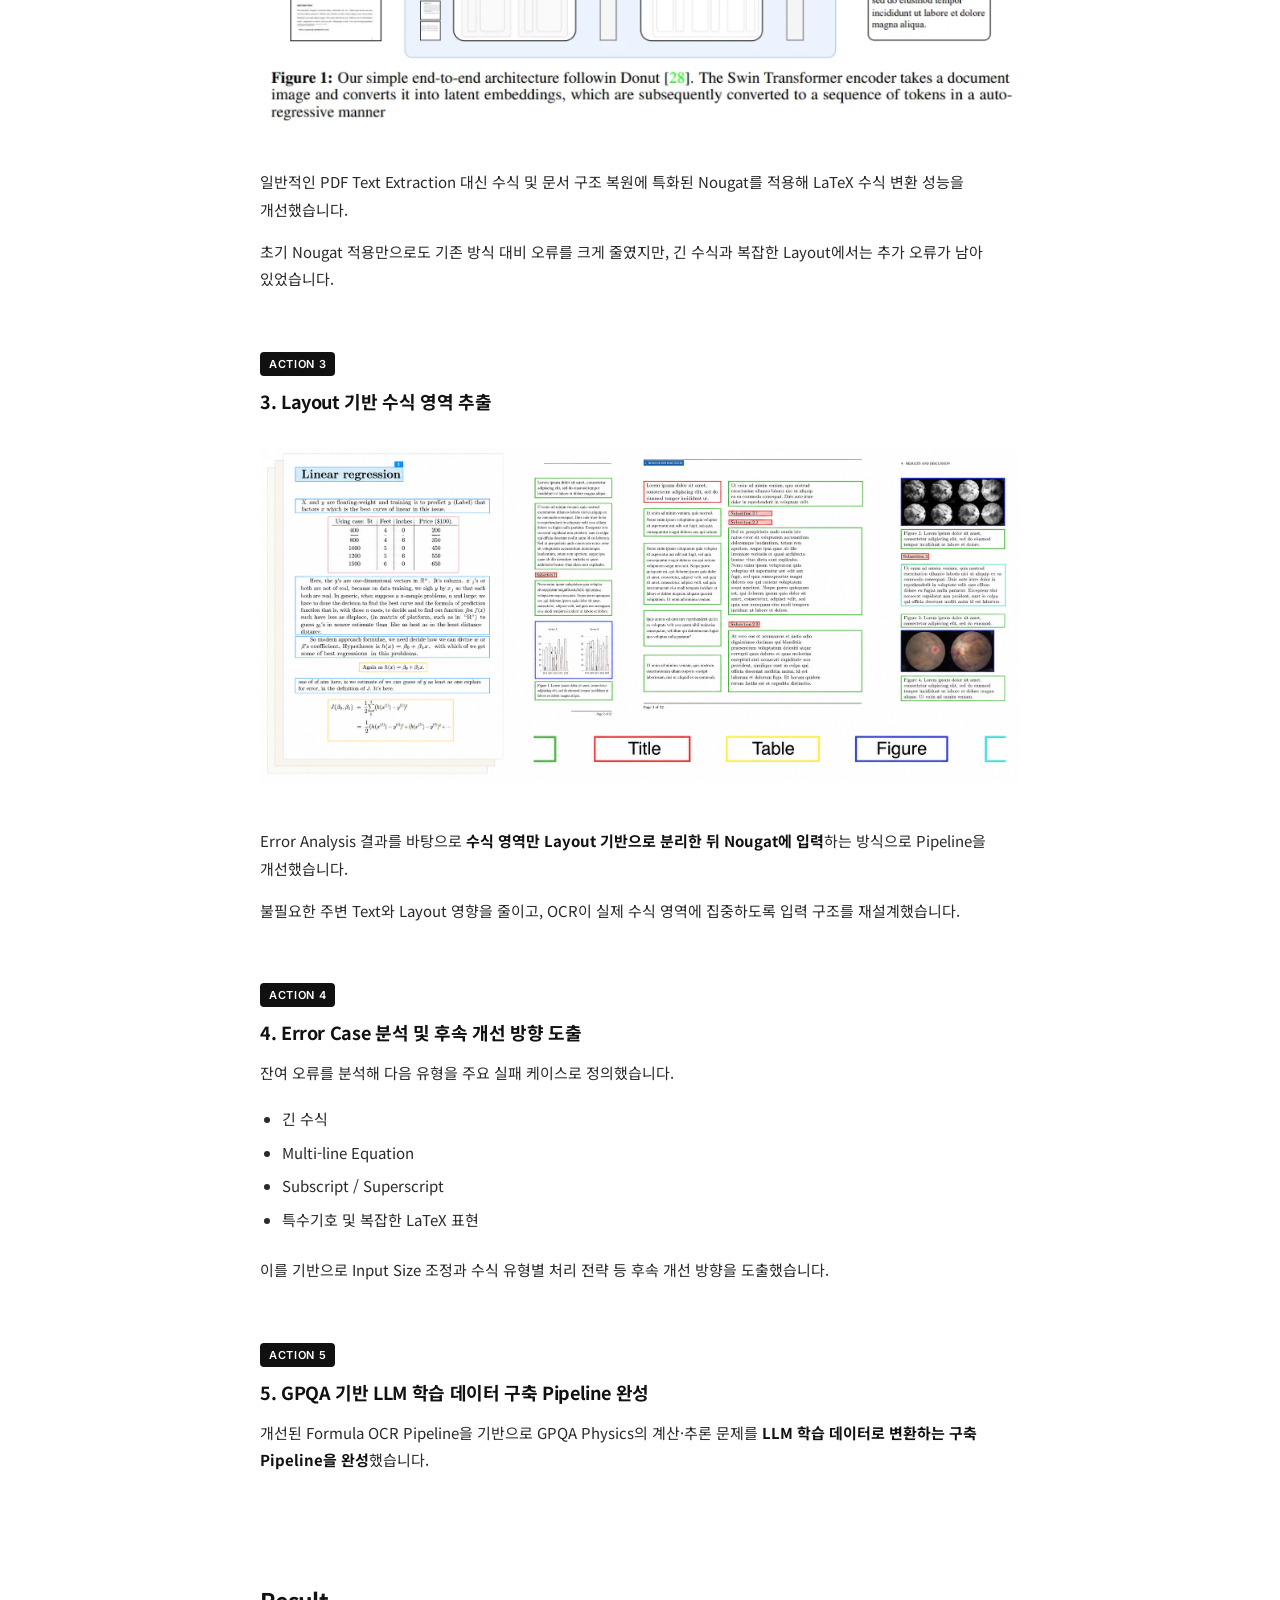
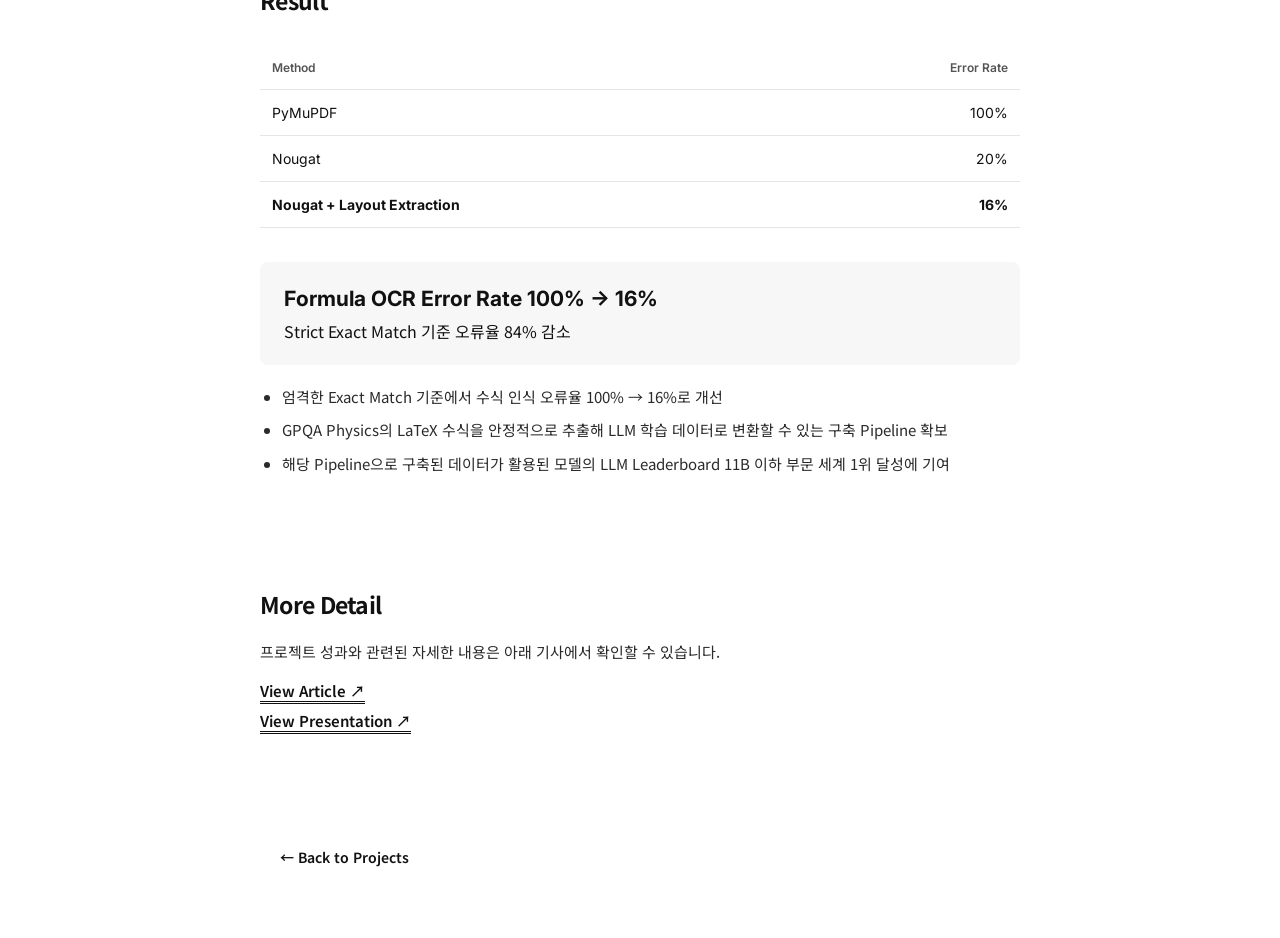
<file: projects/gpqa-formula-ocr.html>
<!DOCTYPE html>
<html lang="ko">
<head>
  <meta charset="UTF-8" />
  <meta name="viewport" content="width=device-width, initial-scale=1.0" />

  <title>GPQA Formula OCR Improvement — Jae Moon Hwang</title>
  <meta
    name="description"
    content="GPQA Physics 데이터셋 구축을 위해 PyMuPDF와 Nougat를 비교하고 Layout 기반 수식 영역 추출로 OCR 오류율을 100%에서 16%까지 개선한 프로젝트."
  />

  <link rel="preconnect" href="https://fonts.googleapis.com">
  <link rel="preconnect" href="https://fonts.gstatic.com" crossorigin>
  <link
    href="https://fonts.googleapis.com/css2?family=Inter:wght@400;500;600;700&family=Noto+Sans+KR:wght@400;500;600;700&display=swap"
    rel="stylesheet"
  />

  <link rel="stylesheet" href="../css/style.css" />
  <link rel="stylesheet" href="../css/project-simple.css?v=11" />

  <style>
    .gpqa-project {
      color: #111;
      text-align: left;
    }

    .gpqa-project .project-intro,
    .gpqa-project .content-section,
    .gpqa-project .back-section {
      text-align: left;
    }

    .gpqa-project .project-intro {
      max-width: 720px;
      margin: 0 auto;
    }

    .gpqa-project .intro-block {
      margin-bottom: 34px;
    }

    .gpqa-project .intro-block:first-child {
      margin-bottom: 36px;
    }

    .gpqa-project .intro-block.project-block {
      margin-top: 8px;
      margin-bottom: 0;
    }

    .gpqa-project .intro-value {
      margin: 0;
      font-size: 16px;
      font-weight: 600;
      line-height: 1.75;
    }

    .gpqa-project .project-block .intro-value {
      font-weight: 400;
    }

    .gpqa-project .contribution-impact-list {
      margin: 0;
      padding-left: 22px;
      font-size: 16px;
      font-weight: 400;
      line-height: 1.75;
    }

    .gpqa-project .contribution-impact-list li {
      margin-bottom: 14px;
    }

    .gpqa-project .contribution-impact-list li:last-child {
      margin-bottom: 0;
    }

    .gpqa-project .content-section ul {
      display: block;
      margin-left: 0;
      margin-right: 0;
    }

    .gpqa-project .project-figure {
      width: 100%;
      margin: 32px 0 44px;
    }

    .gpqa-project .project-figure img {
      display: block;
      width: 100%;
      height: auto;
    }

    .gpqa-project .image-grid-2 {
      display: grid;
      grid-template-columns: repeat(2, minmax(0, 1fr));
      gap: 24px;
      margin: 32px 0 44px;
      align-items: start;
    }

    .gpqa-project .image-grid-2 .project-figure {
      margin: 0;
    }

    .flow-code {
      display: block;
      width: 100%;
      box-sizing: border-box;
      margin: 28px 0 8px;
      padding: 18px 20px;
      background: #f7f7f7;
      border-radius: 8px;
      text-align: left;
      overflow-x: auto;
    }

    .action-step {
      margin-top: 56px;
    }

    .action-step:first-of-type {
      margin-top: 30px;
    }

    .action-label {
      display: inline-block;
      margin-bottom: 12px;
      padding: 5px 9px;
      background: #111;
      color: #fff;
      border-radius: 4px;
      font-family: "Inter", sans-serif;
      font-size: 11px;
      font-weight: 600;
      letter-spacing: 0.06em;
    }

    .metric-inline {
      margin: 20px 0 0;
      font-family: "Inter", sans-serif;
      font-size: 14px;
      font-weight: 600;
      line-height: 1.8;
    }

    .analysis-note {
      margin-top: 22px;
      padding-left: 16px;
      border-left: 2px solid #111;
    }

    .performance-table-wrap {
      width: 100%;
      margin-top: 30px;
      overflow-x: auto;
    }

    .performance-table {
      width: 100%;
      min-width: 560px;
      border-collapse: collapse;
      font-family: "Inter", "Noto Sans KR", sans-serif;
      font-size: 14px;
    }

    .performance-table th,
    .performance-table td {
      padding: 14px 12px;
      border-bottom: 1px solid #e5e5e5;
      text-align: right;
    }

    .performance-table th:first-child,
    .performance-table td:first-child {
      text-align: left;
    }

    .performance-table thead th {
      color: #555;
      font-size: 12px;
      font-weight: 600;
    }

    .performance-table tbody tr:last-child {
      font-weight: 700;
    }

    .result-highlight {
      margin-top: 34px;
      padding: 22px 24px;
      background: #f7f7f7;
      border-radius: 8px;
    }

    .result-highlight strong {
      display: block;
      margin-bottom: 5px;
      font-family: "Inter", sans-serif;
      font-size: 21px;
      line-height: 1.4;
    }

    .detail-link {
      display: inline-block;
      margin-top: 12px;
      font-size: 15px;
      font-weight: 600;
      text-decoration: underline;
      text-underline-offset: 4px;
    }

    .gpqa-project .back-section {
      max-width: 720px;
      margin: 0 auto;
    }
    .detail-links {
      display: flex;
      flex-direction: column;
      align-items: flex-start;
      gap: 6px;
      margin-top: 8px;
    }
    
    .detail-links .detail-link {
      margin-top: 0;
    }
    @media (max-width: 640px) {
      .gpqa-project .image-grid-2 {
        grid-template-columns: 1fr;
        gap: 20px;
      }

      .flow-code {
        padding: 16px;
        font-size: 12px;
      }

      .action-step {
        margin-top: 44px;
      }

      .result-highlight {
        padding: 18px;
      }
    }
  </style>
</head>

<body>
  <header class="topbar">
    <a href="../index.html" class="name">Jae Moon Hwang</a>

    <nav class="top-links">
      <a href="../assets/resume.pdf" target="_blank">Resume</a>
      <a href="https://www.linkedin.com/" target="_blank" rel="noreferrer">LinkedIn</a>
      <a href="https://github.com/jmoonxai" target="_blank" rel="noreferrer">GitHub</a>
    </nav>
  </header>

  <main class="simple-project gpqa-project">
    <div class="simple-container">

      <!-- PROJECT INTRO -->
      <section class="project-intro">
        <div class="intro-block">
          <p class="eyebrow">PROJECT TITLE</p>
          <h1>GPQA 학습 데이터 구축을 위한 수식 OCR 모델 성능 고도화</h1>
        </div>

        <div class="intro-block">
          <p class="eyebrow">TECHNOLOGIES</p>
          <p class="intro-value">Python · OCR · Nougat · PyMuPDF · LaTeX · LLM Dataset</p>
        </div>

        <div class="intro-block">
          <p class="eyebrow">ROLE</p>
          <p class="intro-value">Formula OCR Development  / Solo Project </p>
        </div>

        <div class="intro-block project-block">
          <p class="eyebrow">CONTRIBUTION &amp; IMPACT</p>
          <ol class="contribution-impact-list">
            <li>
              <strong>GPQA Physics 수식 추출 Pipeline 개선</strong><br />
              PyMuPDF와 Nougat의 Error Case를 비교·분석하고,
              Layout 기반 Formula Region Extraction을 적용해 OCR 입력 구조를 개선했습니다.
            </li>
            <li>
              <strong>Formula OCR Error Rate 100% → 16% 개선</strong><br />
              Strict Exact Match 기준으로 수식 인식 오류율을 84% 감소시켜
              GPQA Physics 데이터셋 구축에 활용 가능한 수준의 LaTeX 수식 품질을 확보했습니다.
            </li>
            <li>
              <strong>LLM 학습 데이터 구축 Pipeline 및 Leaderboard 성과 기여</strong><br />
              개선된 Formula OCR Pipeline을 기반으로
              GPQA Physics의 계산·추론 문제를 LLM 학습 데이터로 변환하는 구축 Pipeline을 완성했고,
              해당 Pipeline으로 구축된 데이터가 활용된 모델의
              LLM Leaderboard 11B 이하 부문 세계 1위 달성에 기여했습니다.
            </li>
          </ol>
        </div>
      </section>

      <!-- OVERVIEW -->
      <section class="content-section">
        <h2>Overview</h2>

        <figure class="project-figure">
          <img
            src="../assets/images/gpqa-ocr-overview.png"
            alt="GPQA Formula OCR project overview"
          />
        </figure>

        <p>
          GPQA Physics 데이터셋을 구축하는 과정에서,
          원본 PDF에 포함된 복잡한 수식을 학습 데이터로 활용할 수 있는
          <strong>LaTeX 형태로 정확하게 추출</strong>해야 했습니다.
        </p>

        <p>
          기존 PyMuPDF 기반 Text Extraction으로는 첨자·특수기호·다중 행 수식 등
          복잡한 수식 구조가 제대로 보존되지 않았기 때문에,
          PyMuPDF와 Nougat의 결과를 비교하고 Error Case를 분석했습니다.
          이후 <strong>수식이 포함된 영역을 Layout 기반으로 먼저 추출한 뒤 Nougat OCR을 적용하는 방식으로 입력 구조를 개선</strong>해
          GPQA Physics 데이터셋 구축에 활용할 수 있는 수준까지 수식 추출 품질을 높였습니다.
        </p>

        <pre class="flow-code">PDF → Formula Region Extraction → Nougat OCR → LaTeX → GPQA Physics Dataset</pre>
      </section>

      <!-- PROBLEM -->
      <section class="content-section">
        <h2>Problem</h2>

        <figure class="project-figure">
          <img
            src="../assets/images/gpqa-ocr-problem.png"
            alt="GPQA formula extraction problem"
          />
        </figure>

        <p>
          GPQA Physics 데이터셋 구축을 위해 PDF에서 문제와 수식을 추출해야 했지만,
          기존 PyMuPDF 기반 Text Extraction에서는
          <strong>수식의 첨자·특수기호·행 구조가 손실되거나 잘못된 Text로 변환되는 오류</strong>가
          반복적으로 발생했습니다.
        </p>

        <p>
          특히 Physics 문제에서는 수식 자체가 문제의 조건과 의미를 결정하기 때문에,
          이러한 오류가 포함된 데이터는
          <strong>원문 문제를 정확하게 보존하지 못해 학습 데이터로 활용하기 어려운 문제</strong>가 있었습니다.
        </p>
      </section>

      <!-- ANALYZE -->
      <section class="content-section">
        <h2>Analyze</h2>

        <p>
          기존 PyMuPDF 방식과 Nougat 기반 OCR 결과를 비교하고,
          수식별 Error Case를 정량·정성적으로 분석했습니다.
        </p>

        <p>
          그 결과 모델 자체보다 다음 두 가지 요소가 성능에 큰 영향을 준다고 판단했습니다.
        </p>

        <ul>
          <li>수식 외 Text와 Layout 정보가 함께 입력되는 문제</li>
          <li>수식 길이와 크기에 비해 OCR 입력 영역과 Input Size가 적절하지 않은 문제</li>
        </ul>

        <div class="analysis-note">
          <p>
            모델을 다시 학습하기보다
            <strong>수식 영역을 정확히 분리한 뒤 Nougat에 입력하는 Pipeline 개선</strong>을
            핵심 방향으로 설정했습니다.
          </p>
        </div>
      </section>

      <!-- ACTION -->
      <section class="content-section">
        <h2>Action</h2>

        <div class="action-step">
          <span class="action-label">ACTION 1</span>
          <h3>1. Baseline &amp; Error Analysis</h3>

          <p>
            GPQA Physics의 수식을 대상으로 기존 PyMuPDF Extraction 결과와
            Nougat 기반 OCR 결과를 비교했습니다.
          </p>

          <p>
            수식 구조가 조금이라도 다르면 오류로 처리하는
            <strong>Strict Exact Match 기준</strong>으로 평가해,
            실제 GPQA Physics 데이터셋 구축에 사용할 수 있는 수준인지 검증했습니다.
          </p>
        </div>

        <div class="action-step">
          <span class="action-label">ACTION 2</span>
          <h3>2. Nougat 기반 Formula OCR Pipeline 적용</h3>

          <figure class="project-figure">
            <img
              src="../assets/images/gpqa-ocr-nougat.png"
              alt="Nougat Formula OCR pipeline"
            />
          </figure>

          <p>
            일반적인 PDF Text Extraction 대신
            수식 및 문서 구조 복원에 특화된 Nougat를 적용해
            LaTeX 수식 변환 성능을 개선했습니다.
          </p>

          <p>
            초기 Nougat 적용만으로도 기존 방식 대비 오류를 크게 줄였지만,
            긴 수식과 복잡한 Layout에서는 추가 오류가 남아 있었습니다.
          </p>
        </div>

        <div class="action-step">
          <span class="action-label">ACTION 3</span>
          <h3>3. Layout 기반 수식 영역 추출</h3>
          <figure class="project-figure">
            <img
              src="../assets/images/gpqa-ocr-layout.png"
              alt="Layout based formula region extraction"
            />
          </figure>
          <!-- <div class="image-grid-2">
            <figure class="project-figure">
              <img
                src="../assets/images/gpqa-ocr-layout.png"
                alt="Layout based formula region extraction 1"
              />
            </figure>

            <figure class="project-figure">
              <img
                src="../assets/images/gpqa-ocr-layout2.png"
                alt="Layout based formula region extraction 2"
              />
            </figure>
          </div> -->

          <p>
            Error Analysis 결과를 바탕으로
            <strong>수식 영역만 Layout 기반으로 분리한 뒤 Nougat에 입력</strong>하는 방식으로
            Pipeline을 개선했습니다.
          </p>

          <p>
            불필요한 주변 Text와 Layout 영향을 줄이고,
            OCR이 실제 수식 영역에 집중하도록 입력 구조를 재설계했습니다.
          </p>
        </div>

        <div class="action-step">
          <span class="action-label">ACTION 4</span>
          <h3>4. Error Case 분석 및 후속 개선 방향 도출</h3>

          <p>
            잔여 오류를 분석해 다음 유형을 주요 실패 케이스로 정의했습니다.
          </p>

          <ul>
            <li>긴 수식</li>
            <li>Multi-line Equation</li>
            <li>Subscript / Superscript</li>
            <li>특수기호 및 복잡한 LaTeX 표현</li>
          </ul>

          <p>
            이를 기반으로 Input Size 조정과 수식 유형별 처리 전략 등
            후속 개선 방향을 도출했습니다.
          </p>
        </div>

        <div class="action-step">
          <span class="action-label">ACTION 5</span>
          <h3>5. GPQA 기반 LLM 학습 데이터 구축 Pipeline 완성</h3>

          <p>
            개선된 Formula OCR Pipeline을 기반으로
            GPQA Physics의 계산·추론 문제를
            <strong>LLM 학습 데이터로 변환하는 구축 Pipeline을 완성</strong>했습니다.
          </p>
        </div>
      </section>

      <!-- RESULT -->
      <section class="content-section">
        <h2>Result</h2>



        <div class="performance-table-wrap">
          <table class="performance-table" aria-label="Formula OCR performance comparison">
            <thead>
              <tr>
                <th>Method</th>
                <th>Error Rate</th>
              </tr>
            </thead>
            <tbody>
              <tr>
                <td>PyMuPDF</td>
                <td>100%</td>
              </tr>
              <tr>
                <td>Nougat</td>
                <td>20%</td>
              </tr>
              <tr>
                <td>Nougat + Layout Extraction</td>
                <td>16%</td>
              </tr>
            </tbody>
          </table>
        </div>

        <div class="result-highlight">
          <strong>Formula OCR Error Rate 100% → 16%</strong>
          <span>Strict Exact Match 기준 오류율 84% 감소</span>
        </div>

        <ul>
          <li>엄격한 Exact Match 기준에서 수식 인식 오류율 100% → 16%로 개선</li>
          <li>GPQA Physics의 LaTeX 수식을 안정적으로 추출해 LLM 학습 데이터로 변환할 수 있는 구축 Pipeline 확보</li>
          <li>해당 Pipeline으로 구축된 데이터가 활용된 모델의 LLM Leaderboard 11B 이하 부문 세계 1위 달성에 기여</li>
        </ul>
      </section>

      <!-- MORE DETAIL -->
      <section class="content-section">
        <h2>More Detail</h2>

        <p>
          프로젝트 성과와 관련된 자세한 내용은 아래 기사에서 확인할 수 있습니다.
        </p>


        <div class="detail-links">
          <a
            class="detail-link"
            href="https://www.aitimes.com/news/articleView.html?idxno=165230"
            target="_blank"
            rel="noreferrer"
          >
            View Article ↗
          </a>
  
          <a
            class="detail-link"
            href="https://docs.google.com/presentation/d/1h_wBrwvewOLwV98rUR7JB1dkE2sh4nf1/present"
            target="_blank"
            rel="noreferrer"
          >
            View Presentation ↗
          </a>
         </div>
      </section>

      <!-- BACK -->
      <section class="back-section">
        <a href="../index.html#projects">← Back to Projects</a>
      </section>

    </div>
  </main>
</body>
</html>
</file>
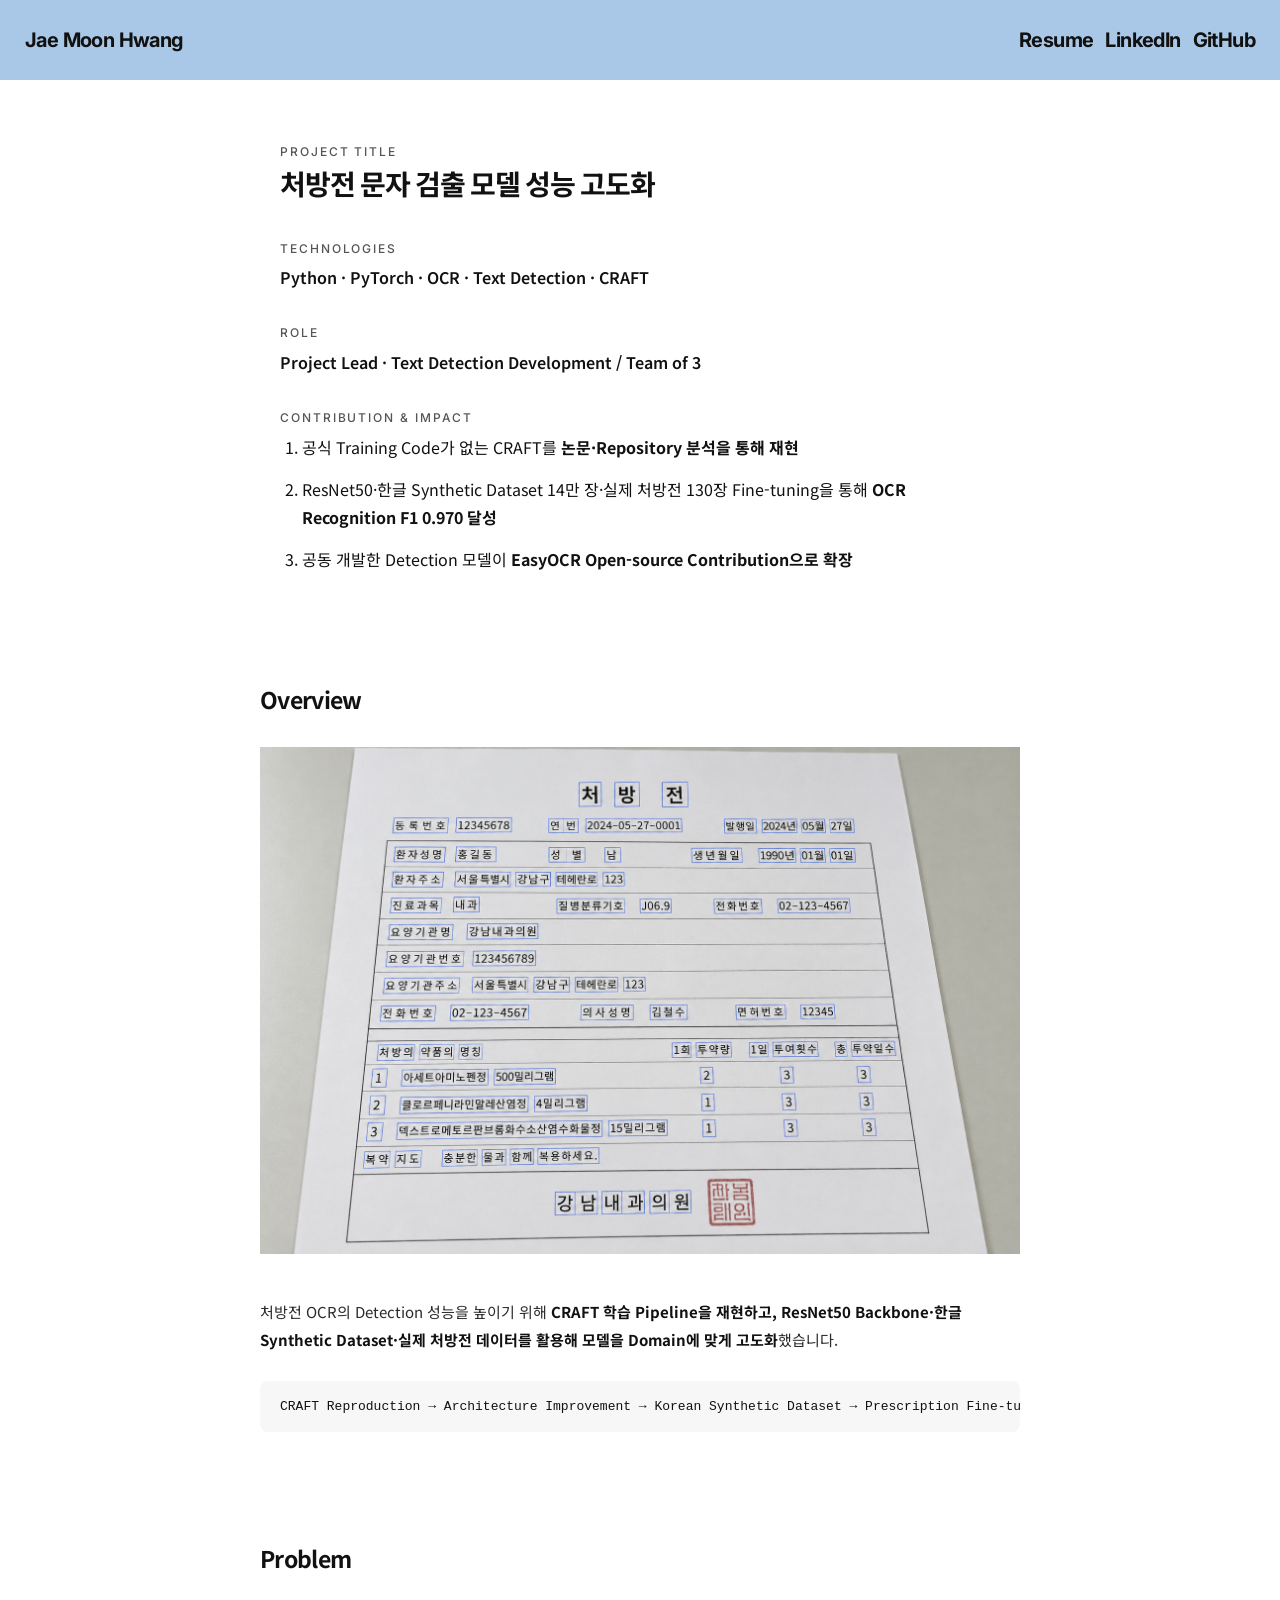
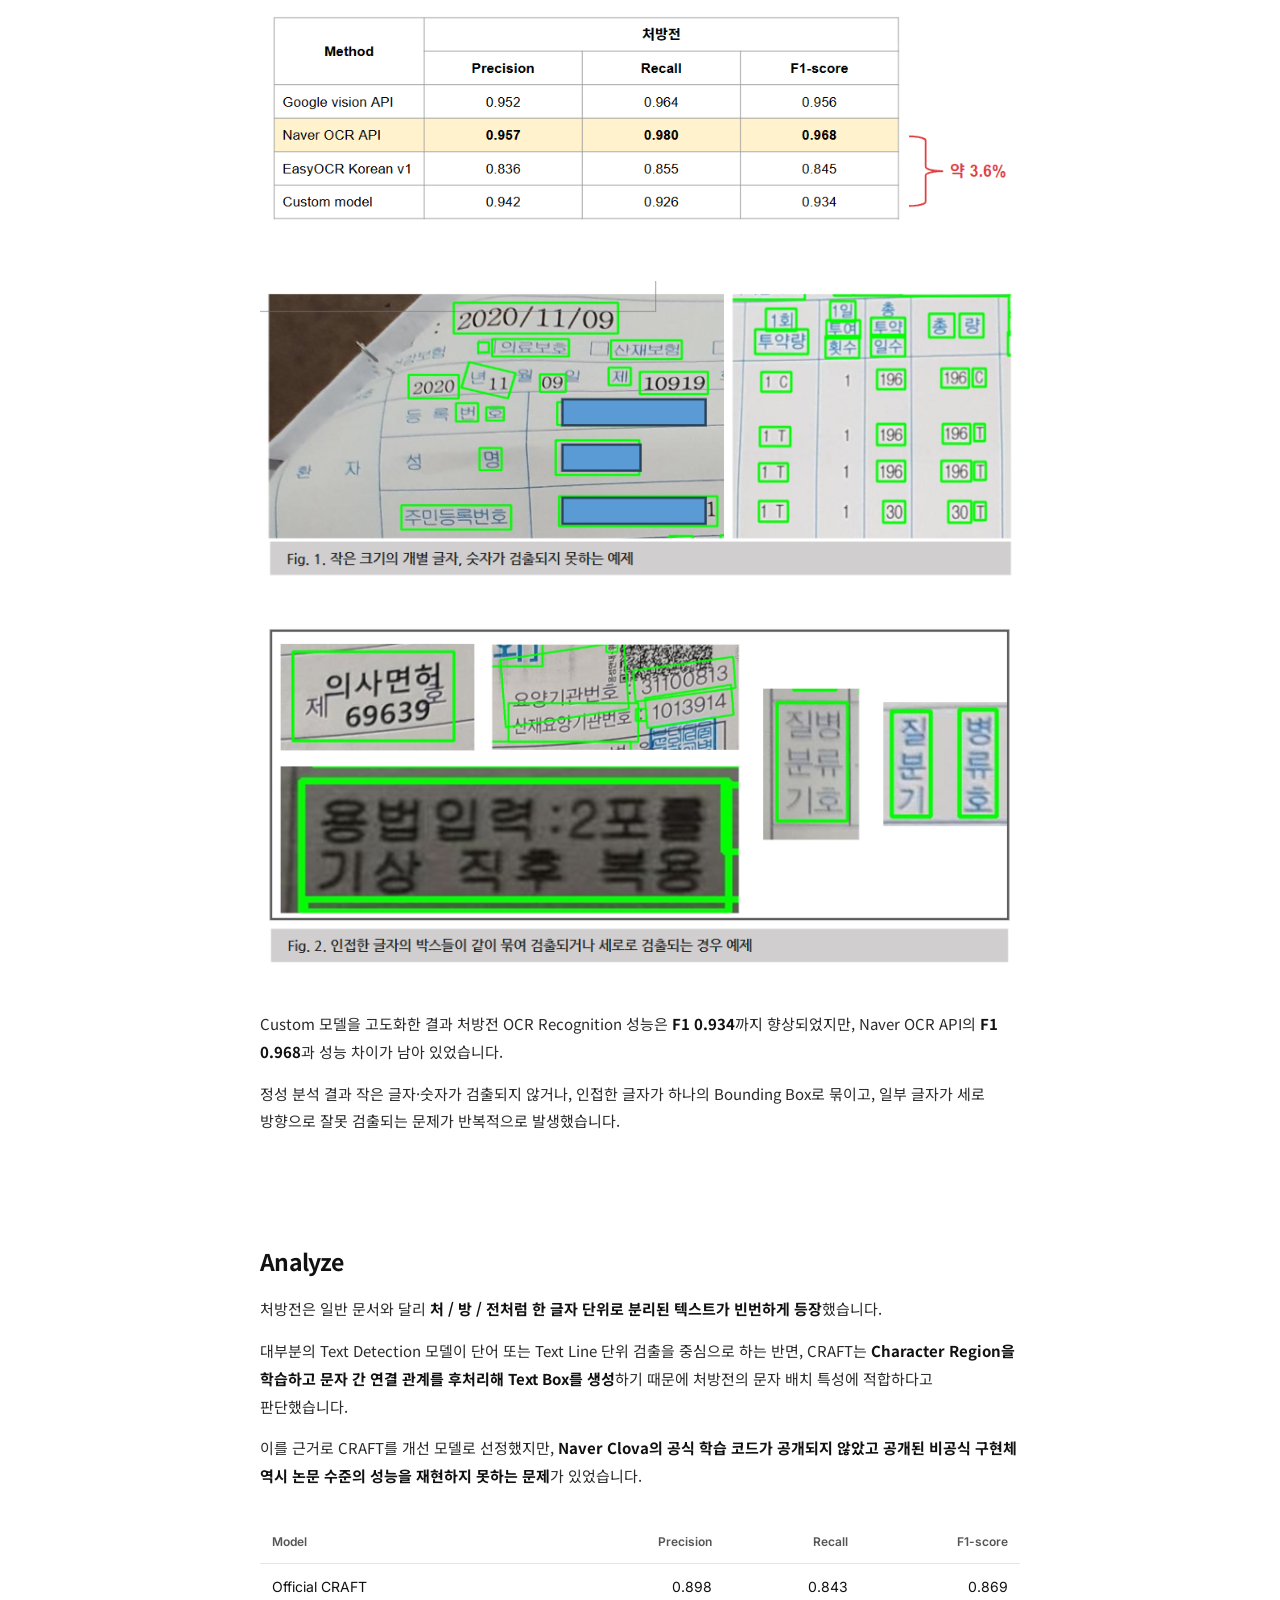
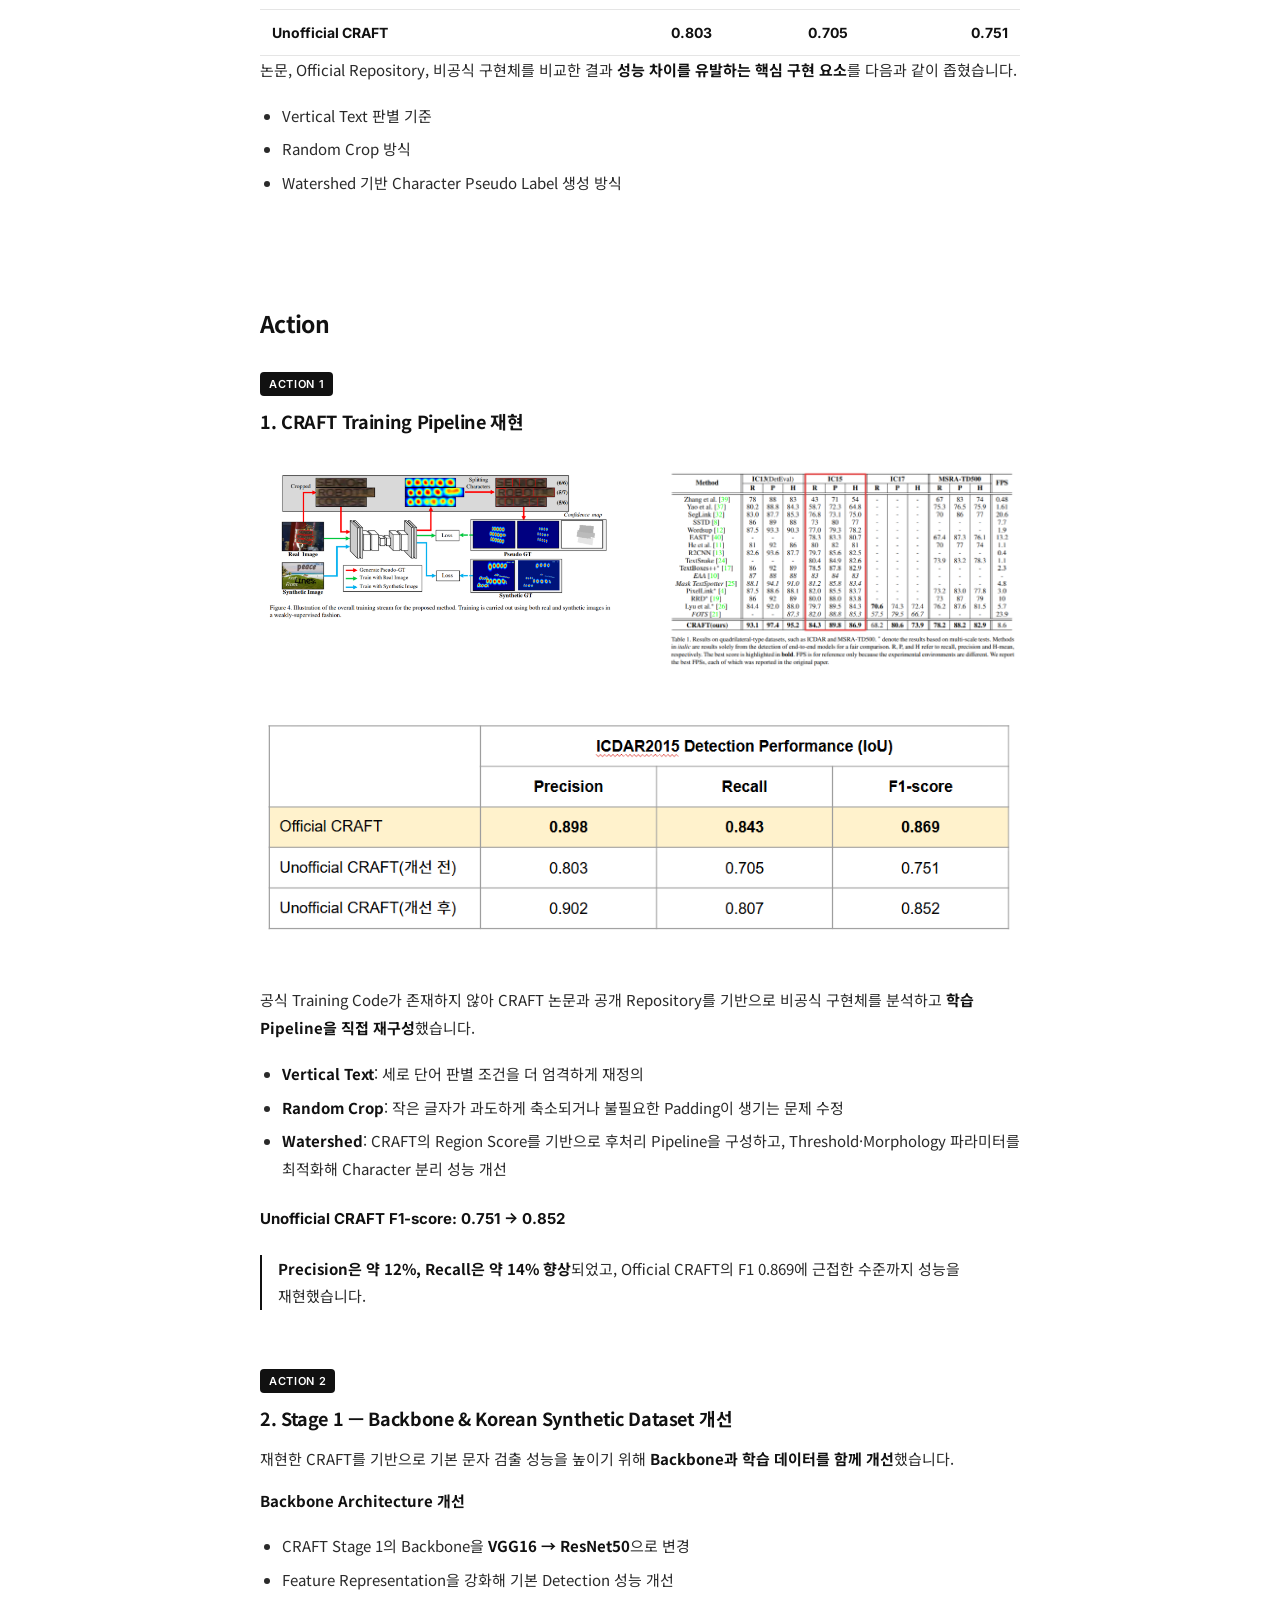
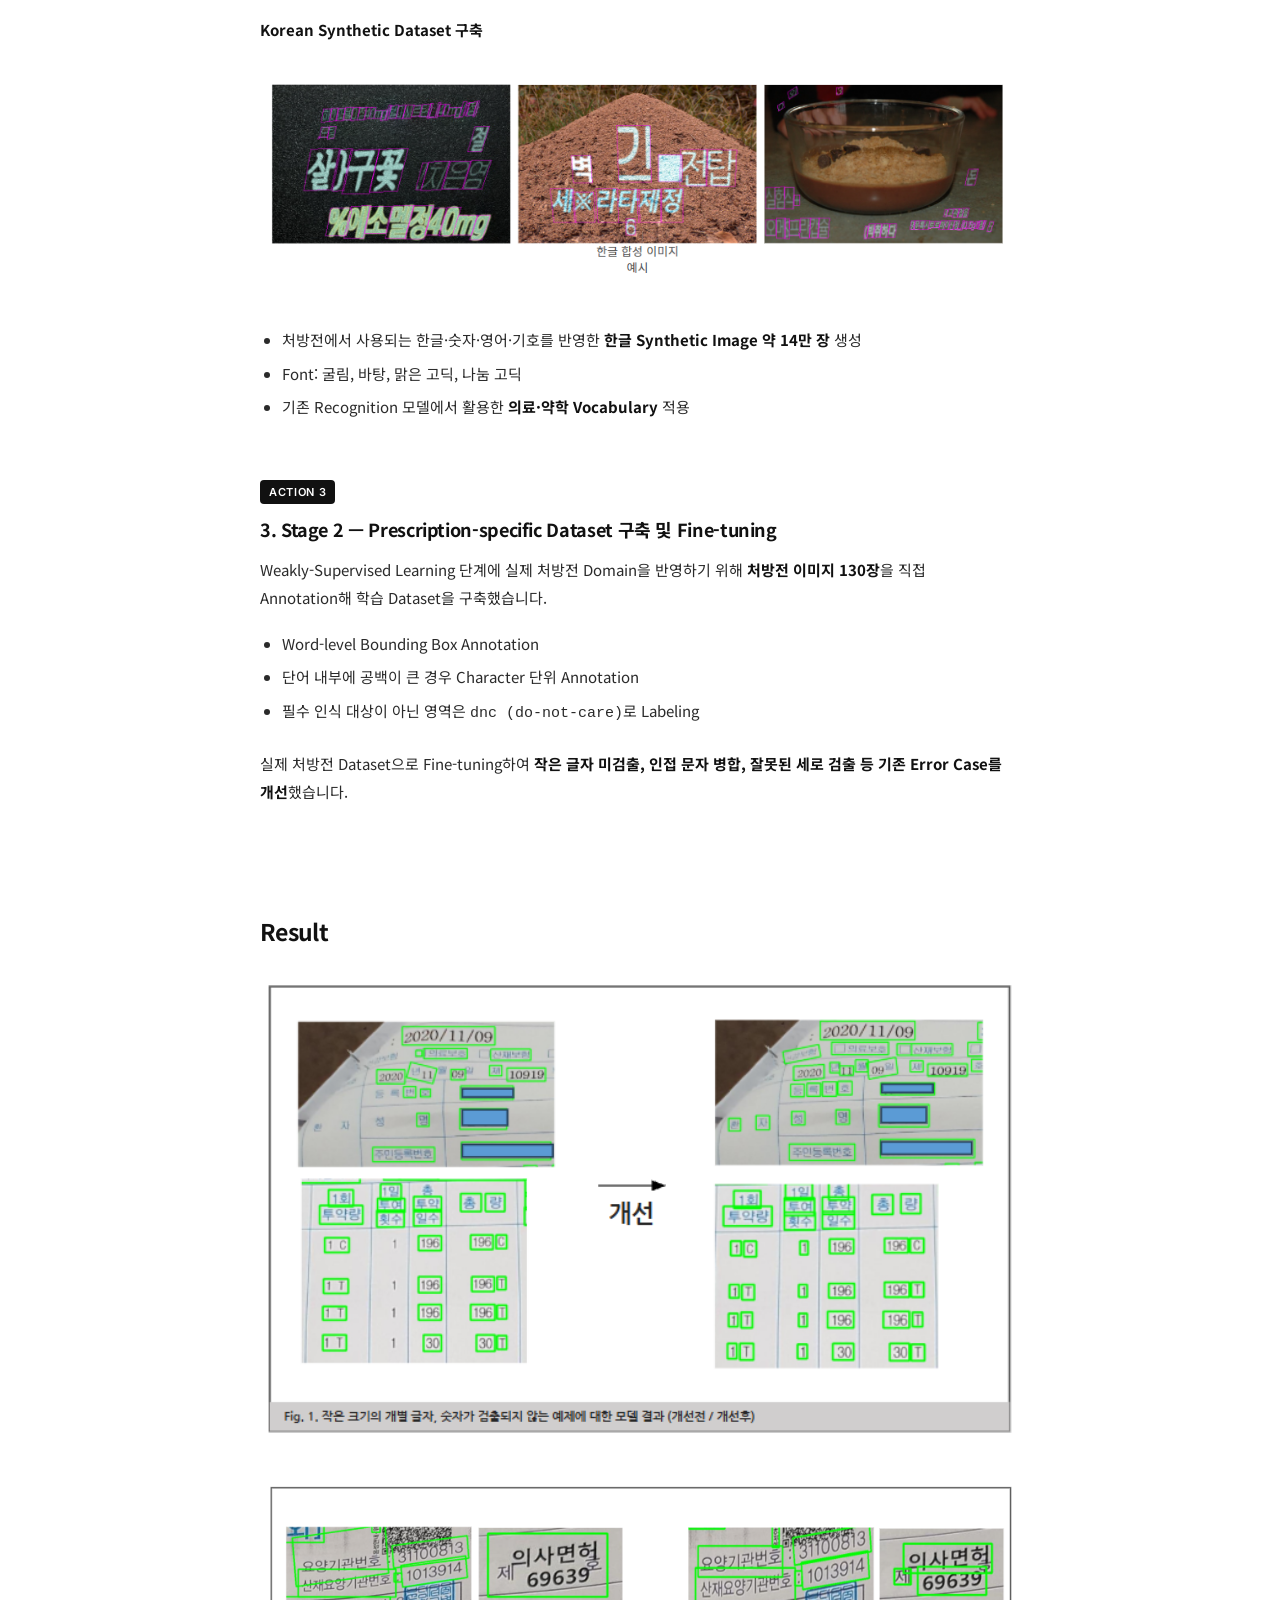
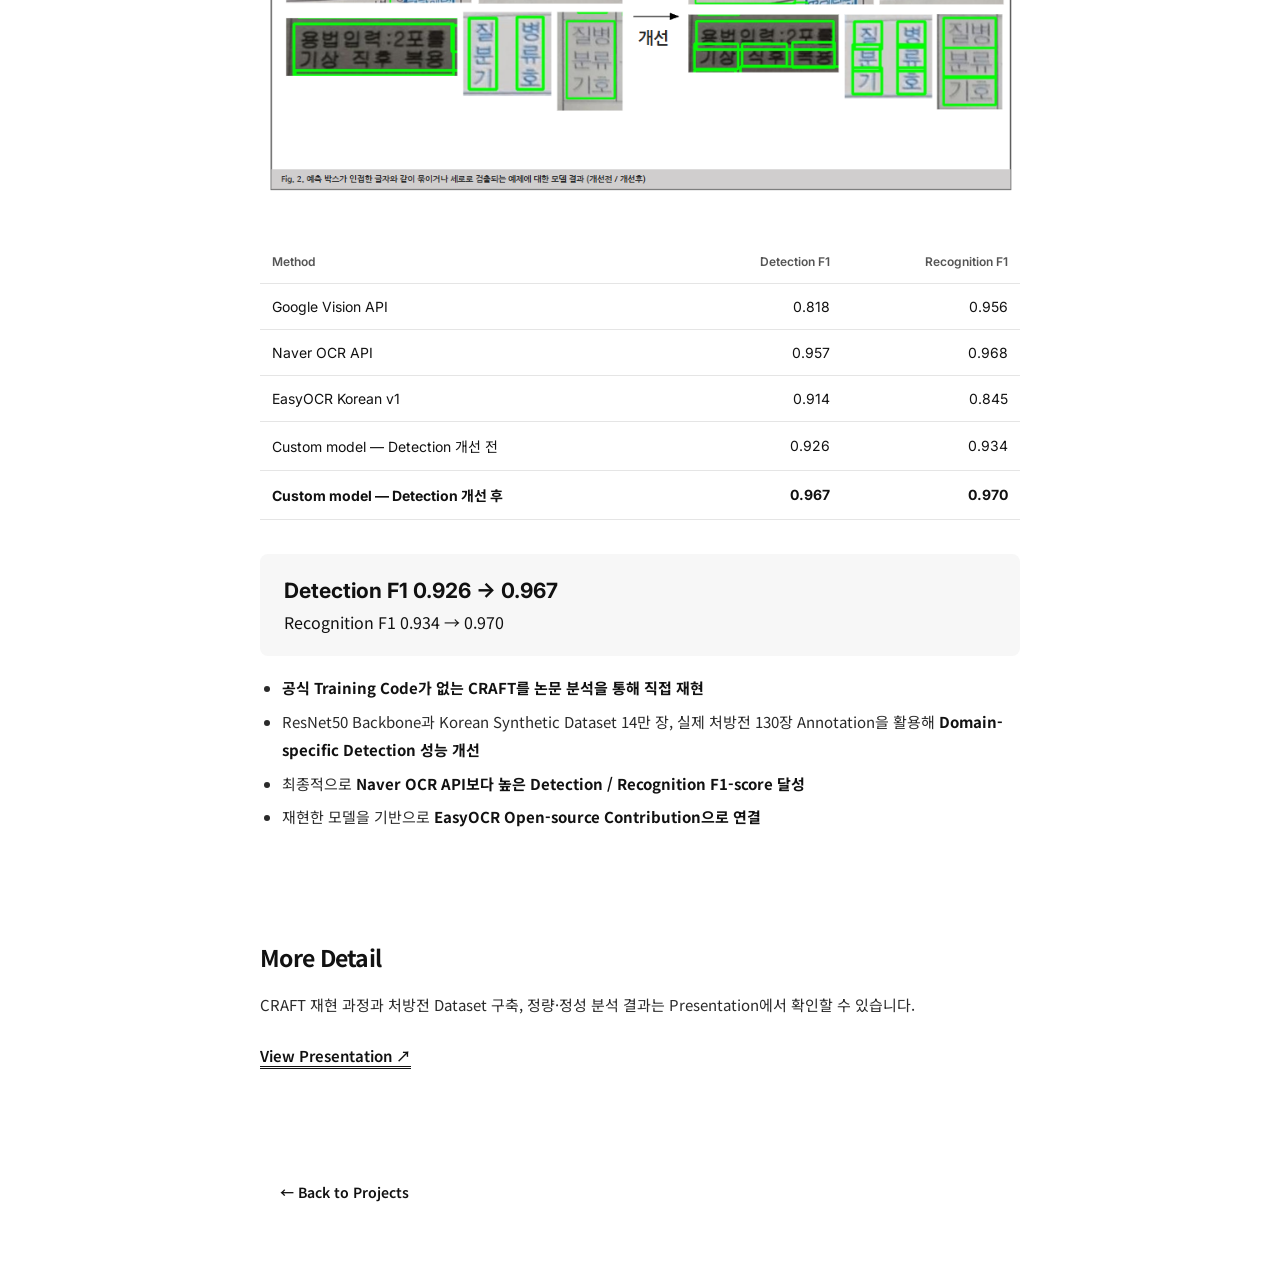
<file: projects/ocr-detection.html>
<!DOCTYPE html>
<html lang="ko">
<head>
  <meta charset="UTF-8" />
  <meta name="viewport" content="width=device-width, initial-scale=1.0" />

  <title>Prescription Text Detection Improvement — Jae Moon Hwang</title>
  <meta
    name="description"
    content="CRAFT 재현과 처방전 도메인 데이터 구축을 통해 OCR Detection F1-score를 0.926에서 0.967로 개선한 프로젝트."
  />

  <link rel="preconnect" href="https://fonts.googleapis.com">
  <link rel="preconnect" href="https://fonts.gstatic.com" crossorigin>
  <link
    href="https://fonts.googleapis.com/css2?family=Inter:wght@400;500;600;700&family=Noto+Sans+KR:wght@400;500;600;700&display=swap"
    rel="stylesheet"
  />

  <link rel="stylesheet" href="../css/style.css" />
  <link rel="stylesheet" href="../css/project-simple.css?v=9" />

  <style>
    .ocr-detection-project {
      color: #111;
      text-align: left;
    }

    .ocr-detection-project .project-intro,
    .ocr-detection-project .content-section,
    .ocr-detection-project .back-section {
      text-align: left;
    }

    .ocr-detection-project .project-intro {
      max-width: 720px;
      margin: 0 auto;
    }

    .ocr-detection-project .intro-block {
      margin-bottom: 34px;
    }

    .ocr-detection-project .intro-block:first-child {
      margin-bottom: 36px;
    }

    .ocr-detection-project .intro-block.project-block {
      margin-top: 8px;
      margin-bottom: 0;
    }

    .ocr-detection-project .intro-value {
      margin: 0;
      font-size: 16px;
      font-weight: 600;
      line-height: 1.75;
    }

    .ocr-detection-project .project-block .intro-value {
      font-weight: 400;
    }

    .ocr-detection-project .contribution-impact-list {
      margin: 0;
      padding-left: 22px;
      font-size: 16px;
      font-weight: 400;
      line-height: 1.75;
    }

    .ocr-detection-project .contribution-impact-list li {
      margin-bottom: 14px;
    }

    .ocr-detection-project .contribution-impact-list li:last-child {
      margin-bottom: 0;
    }

    .ocr-detection-project .content-section ul {
      display: block;
      margin-left: 0;
      margin-right: 0;
    }

    .ocr-detection-project .project-figure {
      width: 100%;
      margin: 32px 0 44px;
    }

    .ocr-detection-project .project-figure img {
      display: block;
      width: 100%;
      height: auto;
    }

    .ocr-detection-project .image-grid-2 {
      display: grid;
      grid-template-columns: repeat(2, minmax(0, 1fr));
      gap: 28px;
      margin: 32px 0 44px;
    }

    .ocr-detection-project .image-grid-2 .project-figure {
      margin: 0;
    }

    .flow-code {
      display: block;
      width: 100%;
      box-sizing: border-box;
      margin: 28px 0 8px;
      padding: 18px 20px;
      background: #f7f7f7;
      border-radius: 8px;
      text-align: left;
      overflow-x: auto;
    }

    .action-step {
      margin-top: 56px;
    }

    .action-step:first-of-type {
      margin-top: 30px;
    }

    .action-label {
      display: inline-block;
      margin-bottom: 12px;
      padding: 5px 9px;
      background: #111;
      color: #fff;
      border-radius: 4px;
      font-family: "Inter", sans-serif;
      font-size: 11px;
      font-weight: 600;
      letter-spacing: 0.06em;
    }

    .metric-inline {
      margin: 20px 0 0;
      font-family: "Inter", sans-serif;
      font-size: 14px;
      font-weight: 600;
      line-height: 1.8;
    }

    .analysis-note {
      margin-top: 22px;
      padding-left: 16px;
      border-left: 2px solid #111;
    }

    .performance-table-wrap {
      width: 100%;
      margin-top: 30px;
      overflow-x: auto;
    }

    .performance-table {
      width: 100%;
      min-width: 650px;
      border-collapse: collapse;
      font-family: "Inter", "Noto Sans KR", sans-serif;
      font-size: 14px;
    }

    .performance-table th,
    .performance-table td {
      padding: 14px 12px;
      border-bottom: 1px solid #e5e5e5;
      text-align: right;
    }

    .performance-table th:first-child,
    .performance-table td:first-child {
      text-align: left;
    }

    .performance-table thead th {
      color: #555;
      font-size: 12px;
      font-weight: 600;
    }

    .performance-table tbody tr:last-child {
      font-weight: 700;
    }

    .result-highlight {
      margin-top: 34px;
      padding: 22px 24px;
      background: #f7f7f7;
      border-radius: 8px;
    }

    .result-highlight strong {
      display: block;
      margin-bottom: 5px;
      font-family: "Inter", sans-serif;
      font-size: 21px;
      line-height: 1.4;
    }

    .detail-link {
      display: inline-block;
      margin-top: 12px;
      font-size: 15px;
      font-weight: 600;
      text-decoration: underline;
      text-underline-offset: 4px;
    }

    .ocr-detection-project .back-section {
      max-width: 720px;
      margin: 0 auto;
    }

    @media (max-width: 640px) {
      .ocr-detection-project .image-grid-2 {
        grid-template-columns: 1fr;
        gap: 20px;
      }

      .flow-code {
        padding: 16px;
        font-size: 12px;
      }

      .action-step {
        margin-top: 44px;
      }

      .result-highlight {
        padding: 18px;
      }
    }
  </style>
</head>

<body>
  <header class="topbar">
    <a href="../index.html" class="name">Jae Moon Hwang</a>

    <nav class="top-links">
      <a href="../assets/resume.pdf" target="_blank">Resume</a>
      <a href="https://www.linkedin.com/" target="_blank" rel="noreferrer">LinkedIn</a>
      <a href="https://github.com/jmoonxai" target="_blank" rel="noreferrer">GitHub</a>
    </nav>
  </header>

  <main class="simple-project ocr-detection-project">
    <div class="simple-container">

    <!-- PROJECT INTRO -->
    <header class="project-intro">
      <div class="intro-block">
        <p class="eyebrow">PROJECT TITLE</p>
        <h1>처방전 문자 검출 모델 성능 고도화</h1>
      </div>

      <div class="intro-block">
        <p class="eyebrow">TECHNOLOGIES</p>
        <p class="intro-value">Python · PyTorch · OCR · Text Detection · CRAFT</p>
      </div>

      <div class="intro-block">
        <p class="eyebrow">ROLE</p>
        <p class="intro-value"> Project Lead · Text Detection Development / Team of 3 </p>
      </div>

      <div class="intro-block project-block">
        <p class="eyebrow">CONTRIBUTION &amp; IMPACT</p>
        <ol class="contribution-impact-list">
          <li>
            공식 Training Code가 없는 CRAFT를
            <strong>논문·Repository 분석을 통해 재현</strong>
          </li>
          <li>
            ResNet50·한글 Synthetic Dataset 14만 장·실제 처방전 130장 Fine-tuning을 통해
            <strong>OCR Recognition F1 0.970 달성</strong>
          </li>
          <li>
            공동 개발한 Detection 모델이
            <strong>EasyOCR Open-source Contribution으로 확장</strong>
          </li>
        </ol>
      </div>
    </header>

    <!-- OVERVIEW -->
    <section class="content-section">
      <h2>Overview</h2>

      <!-- Overview 대표 이미지를 아래 파일명으로 추가하세요 -->
      <figure class="project-figure">
        <img
          src="../assets/images/ocr-detection-overview-new.png"
          alt="Prescription text detection project overview"
        />
      </figure>

      <p>
        처방전 OCR의 Detection 성능을 높이기 위해
        <strong>CRAFT 학습 Pipeline을 재현하고, ResNet50 Backbone·한글 Synthetic Dataset·실제 처방전 데이터를 활용해
        모델을 Domain에 맞게 고도화</strong>했습니다.
      </p>

      <pre class="flow-code">CRAFT Reproduction → Architecture Improvement → Korean Synthetic Dataset → Prescription Fine-tuning</pre>
    </section>

    <!-- PROBLEM -->
    <section class="content-section">
      <h2>Problem</h2>

      <figure class="project-figure">
        <img
          src="../assets/images/ocr-detection-overview.png"
          alt="Prescription OCR detection overview and problem context"
        />
      </figure>

      <figure class="project-figure">
        <img
          src="../assets/images/ocr-detection-problem-01.png"
          alt="Prescription OCR detection error case 1"
        />
      </figure>

      <figure class="project-figure">
        <img
          src="../assets/images/ocr-detection-problem-02.png"
          alt="Prescription OCR detection error case 2"
        />
      </figure>

      <p>
        Custom 모델을 고도화한 결과 처방전 OCR Recognition 성능은
        <strong>F1 0.934</strong>까지 향상되었지만,
        Naver OCR API의 <strong>F1 0.968</strong>과 성능 차이가 남아 있었습니다.
      </p>

      <p>
        정성 분석 결과 작은 글자·숫자가 검출되지 않거나,
        인접한 글자가 하나의 Bounding Box로 묶이고,
        일부 글자가 세로 방향으로 잘못 검출되는 문제가 반복적으로 발생했습니다.
      </p>
    </section>

    <!-- ANALYZE -->
    <section class="content-section">
      <h2>Analyze</h2>

      <p>
        처방전은 일반 문서와 달리
        <strong>처 / 방 / 전처럼 한 글자 단위로 분리된 텍스트가 빈번하게 등장</strong>했습니다.
      </p>

      <p>
        대부분의 Text Detection 모델이 단어 또는 Text Line 단위 검출을 중심으로 하는 반면,
        CRAFT는 <strong>Character Region을 학습하고 문자 간 연결 관계를 후처리해 Text Box를 생성</strong>하기 때문에
        처방전의 문자 배치 특성에 적합하다고 판단했습니다.
      </p>

      <p>
        이를 근거로 CRAFT를 개선 모델로 선정했지만,
        <strong>Naver Clova의 공식 학습 코드가 공개되지 않았고 공개된 비공식 구현체 역시 논문 수준의 성능을 재현하지 못하는 문제</strong>가 있었습니다.
      </p>

      <div class="performance-table-wrap">
        <table class="performance-table" aria-label="CRAFT reproduction baseline">
          <thead>
            <tr>
              <th>Model</th>
              <th>Precision</th>
              <th>Recall</th>
              <th>F1-score</th>
            </tr>
          </thead>
          <tbody>
            <tr>
              <td>Official CRAFT</td>
              <td>0.898</td>
              <td>0.843</td>
              <td>0.869</td>
            </tr>
            <tr>
              <td>Unofficial CRAFT</td>
              <td>0.803</td>
              <td>0.705</td>
              <td>0.751</td>
            </tr>
          </tbody>
        </table>
      </div>

      <p>
        논문, Official Repository, 비공식 구현체를 비교한 결과
        <strong>성능 차이를 유발하는 핵심 구현 요소</strong>를 다음과 같이 좁혔습니다.
      </p>

      <ul>
        <li>Vertical Text 판별 기준</li>
        <li>Random Crop 방식</li>
        <li>Watershed 기반 Character Pseudo Label 생성 방식</li>
      </ul>
    </section>

    <!-- ACTION -->
    <section class="content-section">
      <h2>Action</h2>

      <div class="action-step">
        <span class="action-label">ACTION 1</span>
        <h3>1. CRAFT Training Pipeline 재현</h3>

        <div class="image-grid-2">
          <figure class="project-figure">
            <img
              src="../assets/images/ocr-detection-reproduction-01.png"
              alt="CRAFT reproduction analysis 1"
            />
          </figure>

          <figure class="project-figure">
            <img
              src="../assets/images/ocr-detection-reproduction-02.png"
              alt="CRAFT reproduction analysis 2"
            />
          </figure>
        </div>
        
        <figure class="project-figure">
          <img
            src="../assets/images/ocr-detection-reproduction-03.png"
            alt="CRAFT reproduction analysis 3"
          />
        </figure>

        <p>
          공식 Training Code가 존재하지 않아 CRAFT 논문과 공개 Repository를 기반으로
          비공식 구현체를 분석하고 <strong>학습 Pipeline을 직접 재구성</strong>했습니다.
        </p>

        <ul>
          <li><strong>Vertical Text</strong>: 세로 단어 판별 조건을 더 엄격하게 재정의</li>
          <li><strong>Random Crop</strong>: 작은 글자가 과도하게 축소되거나 불필요한 Padding이 생기는 문제 수정</li>
          <li><strong>Watershed</strong>: CRAFT의 Region Score를 기반으로 후처리 Pipeline을 구성하고, Threshold·Morphology 파라미터를 최적화해 Character 분리 성능 개선</li>
        </ul>

        <p class="metric-inline">
          <strong>Unofficial CRAFT F1-score: 0.751 → 0.852</strong>
        </p>

        <div class="analysis-note">
          <p>
            <strong>Precision은 약 12%, Recall은 약 14% 향상</strong>되었고,
            Official CRAFT의 F1 0.869에 근접한 수준까지 성능을 재현했습니다.
          </p>
        </div>
      </div>

      <div class="action-step">
        <span class="action-label">ACTION 2</span>
        <h3>2. Stage 1 — Backbone &amp; Korean Synthetic Dataset 개선</h3>

        <p>
          재현한 CRAFT를 기반으로 기본 문자 검출 성능을 높이기 위해
          <strong>Backbone과 학습 데이터를 함께 개선</strong>했습니다.
        </p>

        <p><strong>Backbone Architecture 개선</strong></p>
        <ul>
          <li>CRAFT Stage 1의 Backbone을 <strong>VGG16 → ResNet50</strong>으로 변경</li>
          <li>Feature Representation을 강화해 기본 Detection 성능 개선</li>
        </ul>



        <p><strong>Korean Synthetic Dataset 구축</strong></p>
        <figure class="project-figure">
          <img
            src="../assets/images/ocr-detection-synthetic-dataset.png"
            alt="Korean synthetic dataset examples"
          />
        </figure>
        <ul>
          <li>처방전에서 사용되는 한글·숫자·영어·기호를 반영한 <strong>한글 Synthetic Image 약 14만 장</strong> 생성</li>
          <li>Font: 굴림, 바탕, 맑은 고딕, 나눔 고딕</li>
          <li>기존 Recognition 모델에서 활용한 <strong>의료·약학 Vocabulary</strong> 적용</li>
        </ul>
      </div>

      <div class="action-step">
        <span class="action-label">ACTION 3</span>
        <h3>3. Stage 2 — Prescription-specific Dataset 구축 및 Fine-tuning</h3>

        <p>
          Weakly-Supervised Learning 단계에 실제 처방전 Domain을 반영하기 위해
          <strong>처방전 이미지 130장</strong>을 직접 Annotation해 학습 Dataset을 구축했습니다.
        </p>

        <ul>
          <li>Word-level Bounding Box Annotation</li>
          <li>단어 내부에 공백이 큰 경우 Character 단위 Annotation</li>
          <li>필수 인식 대상이 아닌 영역은 <code>dnc (do-not-care)</code>로 Labeling</li>
        </ul>

        <p>
          실제 처방전 Dataset으로 Fine-tuning하여
          <strong>작은 글자 미검출, 인접 문자 병합, 잘못된 세로 검출 등 기존 Error Case를 개선</strong>했습니다.
        </p>
      </div>
    </section>

    <!-- RESULT -->
    <section class="content-section">
      <h2>Result</h2>

      <figure class="project-figure">
        <img
          src="../assets/images/ocr-detection-result-01.png"
          alt="Prescription OCR quantitative result"
        />
      </figure>

      <figure class="project-figure">
        <img
          src="../assets/images/ocr-detection-result-02.png"
          alt="Prescription OCR qualitative result"
        />
      </figure>

      <div class="performance-table-wrap">
        <table class="performance-table" aria-label="Final prescription OCR performance">
          <thead>
            <tr>
              <th>Method</th>
              <th>Detection F1</th>
              <th>Recognition F1</th>
            </tr>
          </thead>
          <tbody>
            <tr>
              <td>Google Vision API</td>
              <td>0.818</td>
              <td>0.956</td>
            </tr>
            <tr>
              <td>Naver OCR API</td>
              <td>0.957</td>
              <td>0.968</td>
            </tr>
            <tr>
              <td>EasyOCR Korean v1</td>
              <td>0.914</td>
              <td>0.845</td>
            </tr>
            <tr>
              <td>Custom model — Detection 개선 전</td>
              <td>0.926</td>
              <td>0.934</td>
            </tr>
            <tr>
              <td>Custom model — Detection 개선 후</td>
              <td>0.967</td>
              <td>0.970</td>
            </tr>
          </tbody>
        </table>
      </div>

      <div class="result-highlight">
        <strong>Detection F1 0.926 → 0.967</strong>
        <span>Recognition F1 0.934 → 0.970</span>
      </div>

      <ul>
        <li><strong>공식 Training Code가 없는 CRAFT를 논문 분석을 통해 직접 재현</strong></li>
        <li>ResNet50 Backbone과 Korean Synthetic Dataset 14만 장, 실제 처방전 130장 Annotation을 활용해 <strong>Domain-specific Detection 성능 개선</strong></li>
        <li>최종적으로 <strong>Naver OCR API보다 높은 Detection / Recognition F1-score 달성</strong></li>
        <li>재현한 모델을 기반으로 <strong>EasyOCR Open-source Contribution으로 연결</strong></li>
      </ul>
    </section>

    <!-- MORE DETAIL -->
    <section class="content-section">
      <h2>More Detail</h2>
      <p>
        CRAFT 재현 과정과 처방전 Dataset 구축, 정량·정성 분석 결과는 Presentation에서 확인할 수 있습니다.
      </p>

      <a
        class="detail-link"
        href="https://docs.google.com/presentation/d/1d9TIhNQGDEkDK2jB4SoJpTijzeRdUpRL/present#slide=id.p1"
        target="_blank"
        rel="noreferrer"
      >
        View Presentation ↗
      </a>
    </section>

    <!-- BACK -->
    <footer class="back-section">
      <a href="../index.html#projects">← Back to Projects</a>
    </footer>

    </div>
  </main>
</body>
</html>
</file>
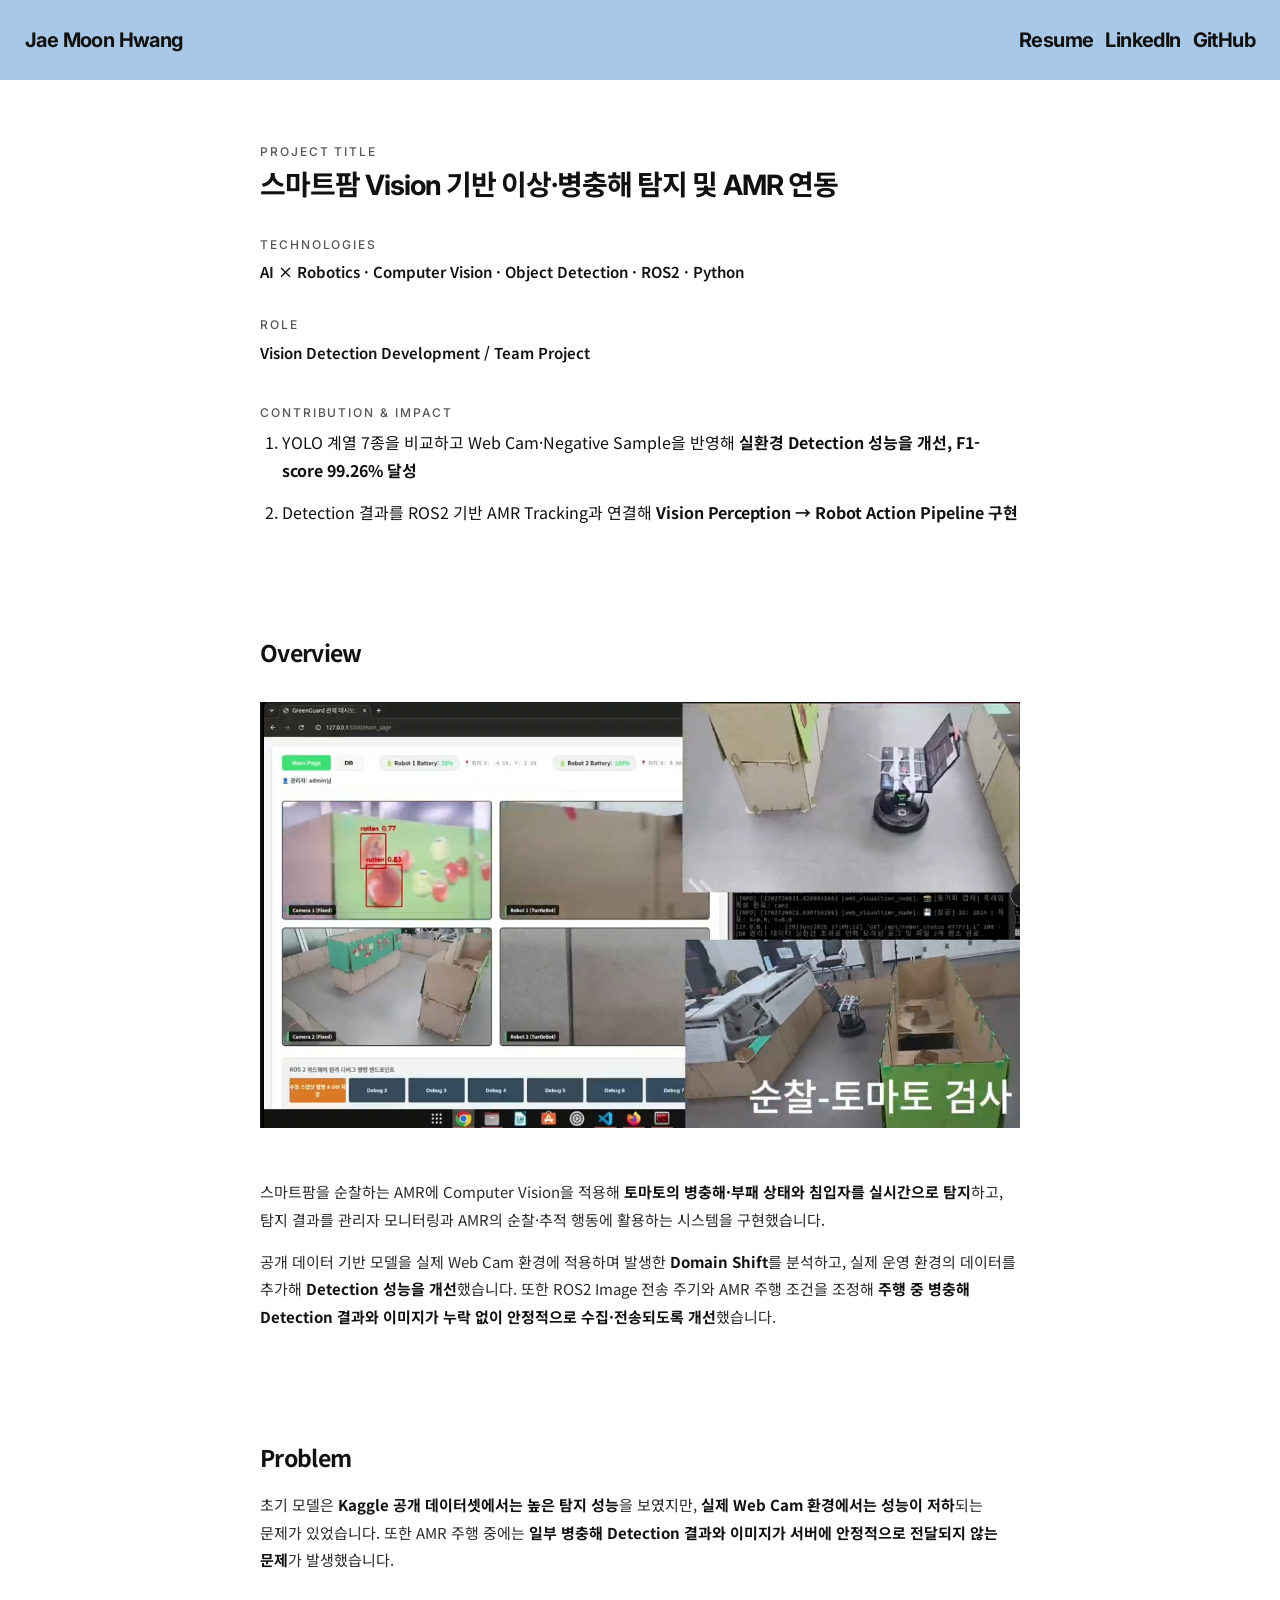
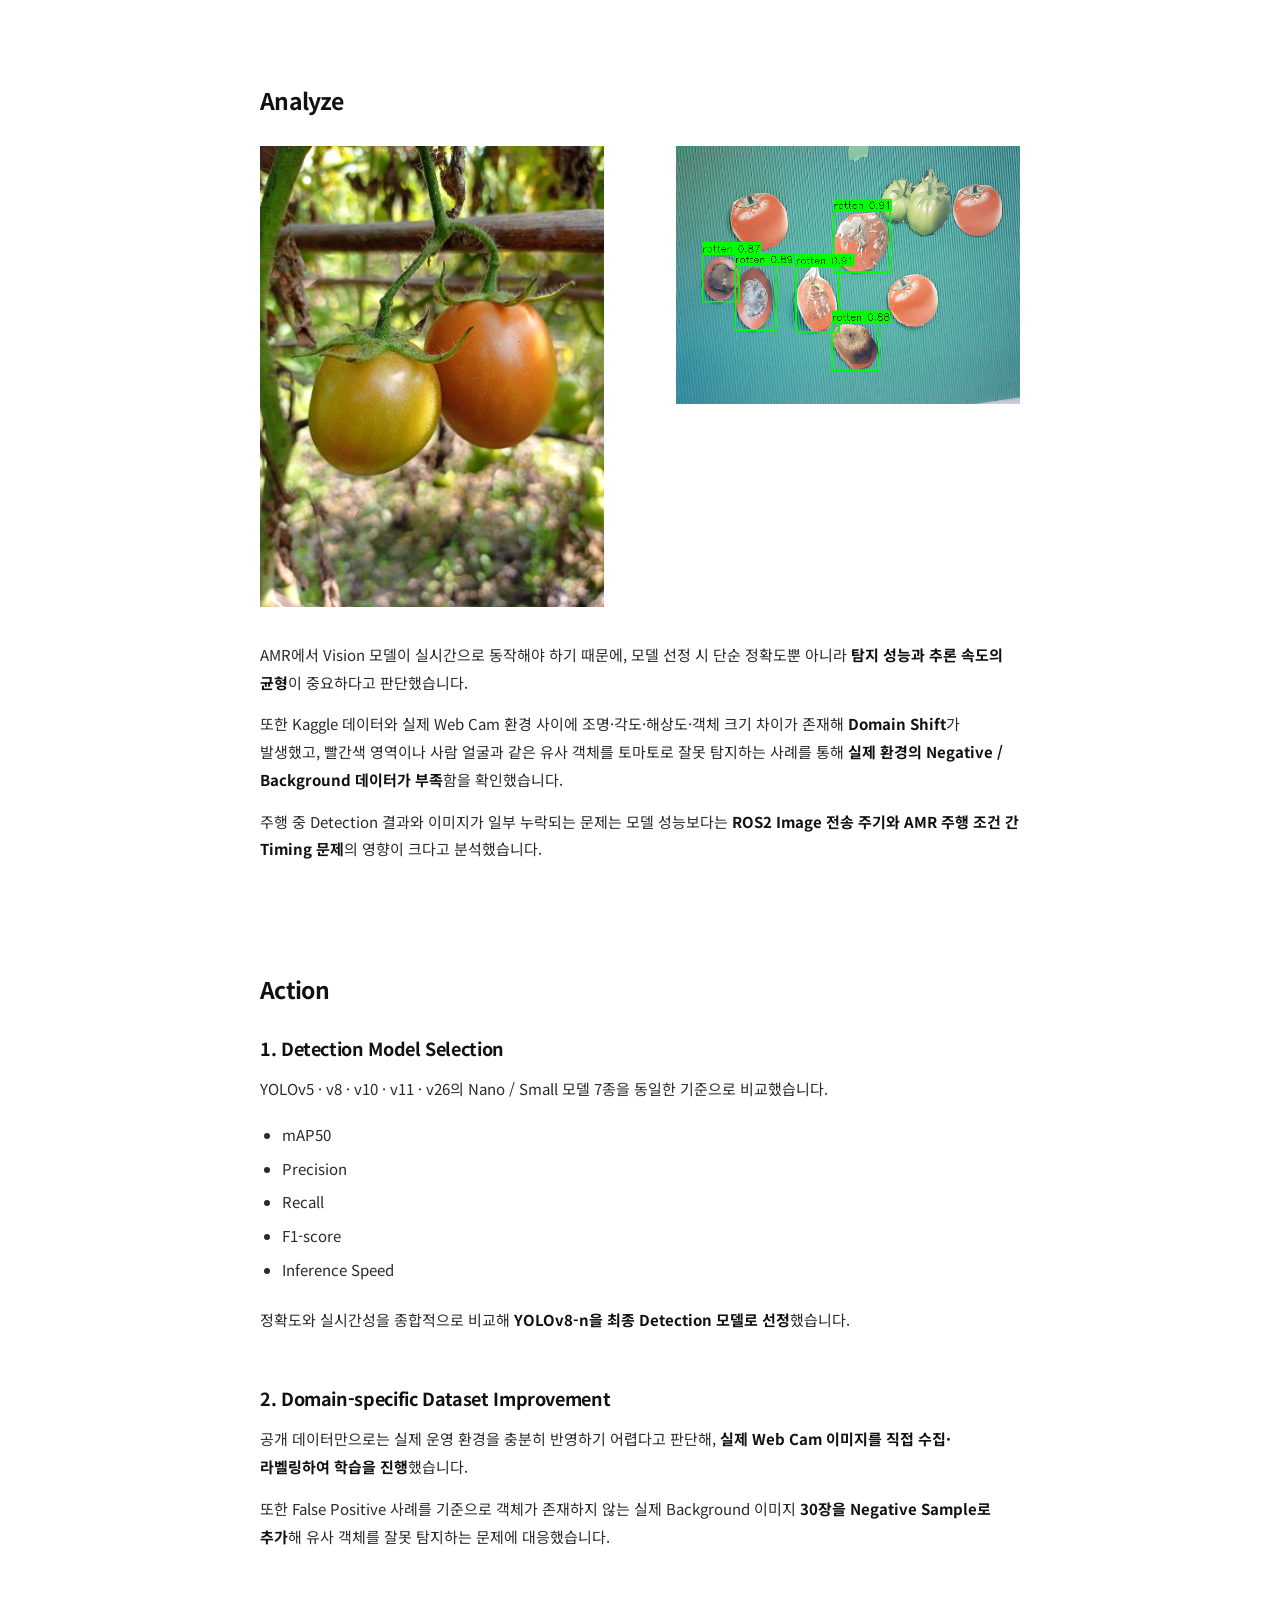
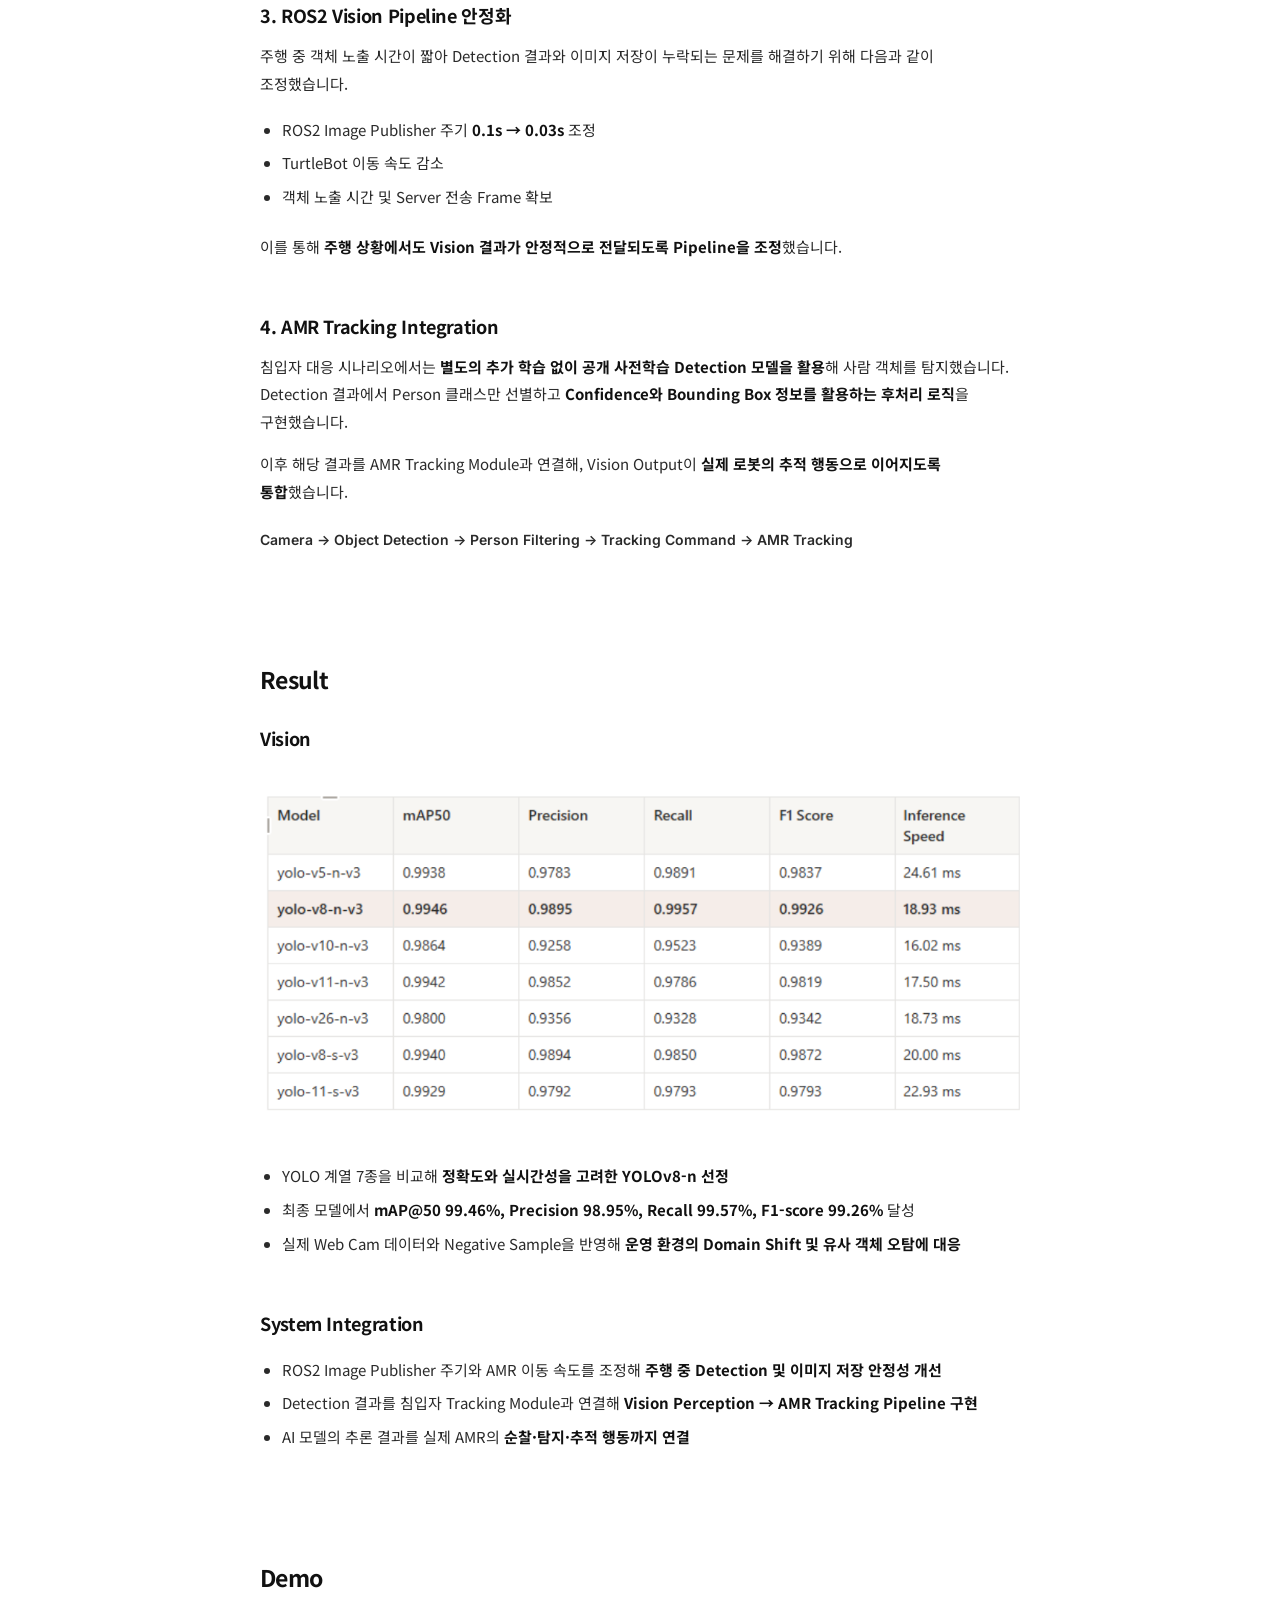
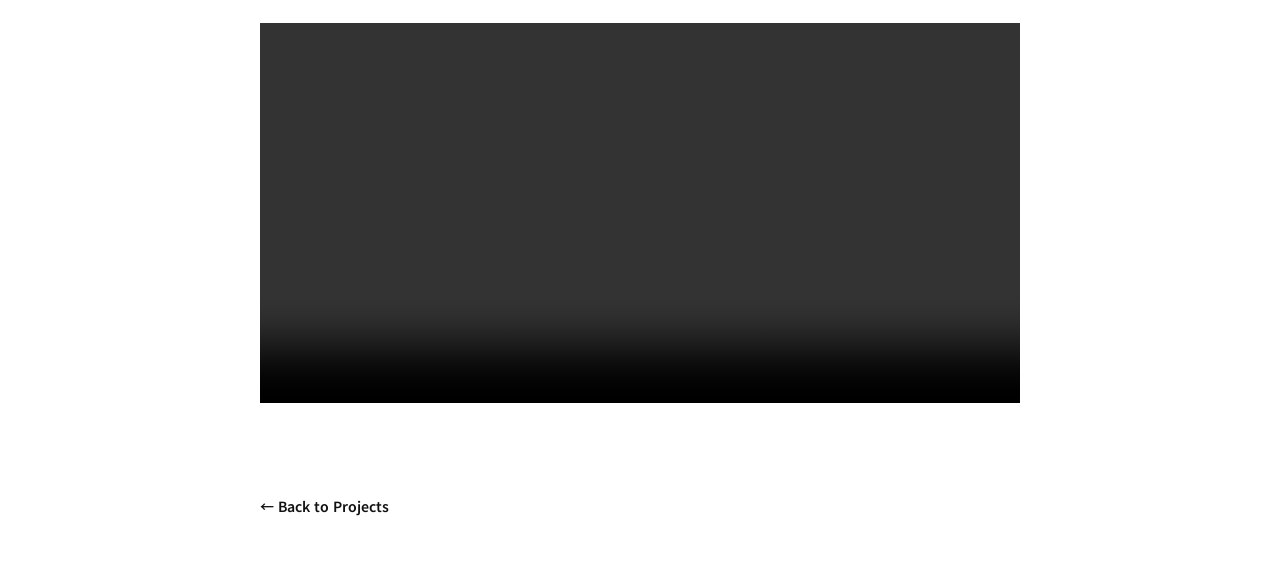
<file: projects/smart-farm.html>
<!DOCTYPE html>
<html lang="ko">
<head>
  <meta charset="UTF-8" />
  <meta name="viewport" content="width=device-width, initial-scale=1.0" />
  <title>스마트팜 Vision 기반 이상·병충해 탐지 및 AMR 연동 — Jae Moon Hwang</title>

  <link rel="preconnect" href="https://fonts.googleapis.com">
  <link rel="preconnect" href="https://fonts.gstatic.com" crossorigin>
  <link href="https://fonts.googleapis.com/css2?family=Inter:wght@400;500;600;700&family=Noto+Sans+KR:wght@400;500;600;700&display=swap" rel="stylesheet">

  <link rel="stylesheet" href="../css/style.css" />
  <link rel="stylesheet" href="../css/project-simple.css?v=8" />

  <style>
    .image-slot {
      margin: 34px 0 42px;
    }

    .image-slot img,
    .project-figure img {
      display: block;
      width: 100%;
      height: auto;
    }

    .vision-image-grid {
      display: grid;
      grid-template-columns: repeat(2, minmax(0, 1fr));
      gap: 72px;
      margin: 30px 0 34px;
      align-items: start;
    }

    .vision-image-grid figure {
      margin: 0;
    }

    .vision-image-grid img {
      display: block;
      width: 100%;
      height: auto;
    }

    .contribution-impact-list {
      margin: 0;
      padding-left: 22px;
      font-size: 16px;
      font-weight: 400;
      line-height: 1.75;
    }

    .contribution-impact-list li {
      margin-bottom: 14px;
    }

    .contribution-impact-list li:last-child {
      margin-bottom: 0;
    }

    @media (max-width: 700px) {
      .vision-image-grid {
        grid-template-columns: 1fr;
        gap: 22px;
      }
    }
  </style>
</head>
<body>
  <header class="topbar">
    <a href="../index.html" class="name">Jae Moon Hwang</a>
    <nav class="top-links">
      <a href="../assets/resume.pdf" target="_blank">Resume</a>
      <a href="https://www.linkedin.com/" target="_blank" rel="noreferrer">LinkedIn</a>
      <a href="https://github.com/jmoonxai" target="_blank" rel="noreferrer">GitHub</a>
    </nav>
  </header>

  <main class="simple-project">
    <div class="simple-container">
      <section class="project-intro">
        <p class="eyebrow">PROJECT TITLE</p>
        <h1>스마트팜 Vision 기반 이상·병충해 탐지 및 AMR 연동</h1>

        <div class="meta-block">
          <p class="eyebrow">TECHNOLOGIES</p>
          <p class="meta-text">AI × Robotics · Computer Vision · Object Detection · ROS2 · Python</p>
        </div>

        <div class="meta-block">
          <p class="eyebrow">ROLE</p>
          <p class="meta-text">Vision Detection Development / Team Project </p>
        </div>

        <div class="meta-block project-summary">
          <p class="eyebrow">CONTRIBUTION &amp; IMPACT</p>
          <ol class="contribution-impact-list">
            <li>
              YOLO 계열 7종을 비교하고 Web Cam·Negative Sample을 반영해
              <strong>실환경 Detection 성능을 개선, F1-score 99.26% 달성</strong>
            </li>
            <li>
              Detection 결과를 ROS2 기반 AMR Tracking과 연결해
              <strong>Vision Perception → Robot Action Pipeline 구현</strong>
            </li>
          </ol>
        </div>
      </section>

      <section class="content-section">
        <h2>Overview</h2>

        <figure class="project-figure overview-figure">
          <img src="../assets/images/smart-farm-overview.png" alt="Smart Farm Vision and AMR System Overview" />
        </figure>

        <p>
          스마트팜을 순찰하는 AMR에 Computer Vision을 적용해
          <strong>토마토의 병충해·부패 상태와 침입자를 실시간으로 탐지</strong>하고,
          탐지 결과를 관리자 모니터링과 AMR의 순찰·추적 행동에 활용하는 시스템을 구현했습니다.
        </p>

        <p>
          공개 데이터 기반 모델을 실제 Web Cam 환경에 적용하며 발생한 <strong>Domain Shift</strong>를 분석하고,
          실제 운영 환경의 데이터를 추가해 <strong>Detection 성능을 개선</strong>했습니다.
          또한 ROS2 Image 전송 주기와 AMR 주행 조건을 조정해
          <strong>주행 중 병충해 Detection 결과와 이미지가 누락 없이 안정적으로 수집·전송되도록 개선</strong>했습니다.
        </p>
      </section>

      <section class="content-section">
        <h2>Problem</h2>

        <p>
          초기 모델은 <strong>Kaggle 공개 데이터셋에서는 높은 탐지 성능</strong>을 보였지만,
          <strong>실제 Web Cam 환경에서는 성능이 저하</strong>되는 문제가 있었습니다.
          또한 AMR 주행 중에는
          <strong>일부 병충해 Detection 결과와 이미지가 서버에 안정적으로 전달되지 않는 문제</strong>가 발생했습니다.
        </p>
      </section>

      <section class="content-section">
        <h2>Analyze</h2>

        <div class="text-group">
          <div class="vision-image-grid">
            <figure>
              <img
                src="../assets/images/smart-farm-kaggle.jpg"
                alt="Smart Farm Kaggle Dataset Example"
              />
            </figure>

            <figure>
              <img
                src="../assets/images/smart-farm-webcam.png"
                alt="Smart Farm Web Cam Environment Example"
              />
            </figure>
          </div>

          <p>
            AMR에서 Vision 모델이 실시간으로 동작해야 하기 때문에,
            모델 선정 시 단순 정확도뿐 아니라
            <strong>탐지 성능과 추론 속도의 균형</strong>이 중요하다고 판단했습니다.
          </p>

          <p>
            또한 Kaggle 데이터와 실제 Web Cam 환경 사이에 조명·각도·해상도·객체 크기 차이가 존재해
            <strong>Domain Shift</strong>가 발생했고,
            빨간색 영역이나 사람 얼굴과 같은 유사 객체를 토마토로 잘못 탐지하는 사례를 통해
            <strong>실제 환경의 Negative / Background 데이터가 부족</strong>함을 확인했습니다.
          </p>

          <p>
            주행 중 Detection 결과와 이미지가 일부 누락되는 문제는 모델 성능보다는
            <strong>ROS2 Image 전송 주기와 AMR 주행 조건 간 Timing 문제</strong>의 영향이 크다고 분석했습니다.
          </p>
        </div>
      </section>

      <section class="content-section">
        <h2>Action</h2>

        <div class="text-group">
          <h3>1. Detection Model Selection</h3>

          <p>YOLOv5 · v8 · v10 · v11 · v26의 Nano / Small 모델 7종을 동일한 기준으로 비교했습니다.</p>
          <ul>
            <li>mAP50</li>
            <li>Precision</li>
            <li>Recall</li>
            <li>F1-score</li>
            <li>Inference Speed</li>
          </ul>
          <p>
            정확도와 실시간성을 종합적으로 비교해
            <strong>YOLOv8-n을 최종 Detection 모델로 선정</strong>했습니다.
          </p>
        </div>

        <div class="text-group">
          <h3>2. Domain-specific Dataset Improvement</h3>
          <p>
            공개 데이터만으로는 실제 운영 환경을 충분히 반영하기 어렵다고 판단해,
            <strong>실제 Web Cam 이미지를 직접 수집·라벨링하여 학습을 진행</strong>했습니다.
          </p>
          <p>
            또한 False Positive 사례를 기준으로 객체가 존재하지 않는 실제 Background 이미지
            <strong>30장을 Negative Sample로 추가</strong>해 유사 객체를 잘못 탐지하는 문제에 대응했습니다.
          </p>
        </div>

        <div class="text-group">
          <h3>3. ROS2 Vision Pipeline 안정화</h3>
          <p>
            주행 중 객체 노출 시간이 짧아 Detection 결과와 이미지 저장이 누락되는 문제를 해결하기 위해
            다음과 같이 조정했습니다.
          </p>
          <ul>
            <li>ROS2 Image Publisher 주기 <strong>0.1s → 0.03s</strong> 조정</li>
            <li>TurtleBot 이동 속도 감소</li>
            <li>객체 노출 시간 및 Server 전송 Frame 확보</li>
          </ul>
          <p>
            이를 통해
            <strong>주행 상황에서도 Vision 결과가 안정적으로 전달되도록 Pipeline을 조정</strong>했습니다.
          </p>
        </div>

        <div class="text-group">
          <h3>4. AMR Tracking Integration</h3>

          <p>
            침입자 대응 시나리오에서는 <strong>별도의 추가 학습 없이 공개 사전학습 Detection 모델을 활용</strong>해
            사람 객체를 탐지했습니다.
            Detection 결과에서 Person 클래스만 선별하고
            <strong>Confidence와 Bounding Box 정보를 활용하는 후처리 로직</strong>을 구현했습니다.
          </p>

          <p>
            이후 해당 결과를 AMR Tracking Module과 연결해,
            Vision Output이 <strong>실제 로봇의 추적 행동으로 이어지도록 통합</strong>했습니다.
          </p>

          <p class="inline-flow">Camera → Object Detection → Person Filtering → Tracking Command → AMR Tracking</p>
        </div>
      </section>

      <section class="content-section">
        <h2>Result</h2>

        <div class="text-group">
          <h3>Vision</h3>
          <figure class="project-figure image-slot">
            <img src="../assets/images/smart-farm-model-comparison.png" alt="YOLO Model Comparison for Smart Farm Detection" />
          </figure>
          <ul>
            <li>YOLO 계열 7종을 비교해 <strong>정확도와 실시간성을 고려한 YOLOv8-n 선정</strong></li>
            <li>최종 모델에서 <strong>mAP@50 99.46%, Precision 98.95%, Recall 99.57%, F1-score 99.26%</strong> 달성</li>
            <li>실제 Web Cam 데이터와 Negative Sample을 반영해 <strong>운영 환경의 Domain Shift 및 유사 객체 오탐에 대응</strong></li>
          </ul>
        </div>

        <div class="text-group">
          <h3>System Integration</h3>
          <ul>
            <li>ROS2 Image Publisher 주기와 AMR 이동 속도를 조정해 <strong>주행 중 Detection 및 이미지 저장 안정성 개선</strong></li>
            <li>Detection 결과를 침입자 Tracking Module과 연결해 <strong>Vision Perception → AMR Tracking Pipeline 구현</strong></li>
            <li>AI 모델의 추론 결과를 실제 AMR의 <strong>순찰·탐지·추적 행동까지 연결</strong></li>
          </ul>
        </div>
      </section>

      <section class="content-section demo-section">
        <h2>Demo</h2>
        <video class="project-video" controls preload="metadata" playsinline>
          <source src="../assets/videos/smart-farm-demo.mp4" type="video/mp4" />
          브라우저가 video 태그를 지원하지 않습니다.
        </video>
      </section>

      <section class="back-section">
        <a href="../index.html#projects">← Back to Projects</a>
      </section>
    </div>
  </main>
</body>
</html>
</file>
<file: css/style.css>
/* =========================
   Base
========================= */

:root {
  --bg: #ffffff;
  --text: #111111;
  --muted: #6f6f6f;
  --line: #e8e8e8;
  --soft: #f3f3f3;
  --topbar: #a9c8e7;
  --contact-bg: #f4f5f6;
  --max-width: 1220px;
}

* {
  box-sizing: border-box;
}

html {
  scroll-behavior: smooth;
}

body {
  margin: 0;
  background: var(--bg);
  color: var(--text);
  font-family: "Inter", -apple-system, BlinkMacSystemFont, "Segoe UI", sans-serif;
  -webkit-font-smoothing: antialiased;
}

a {
  color: inherit;
  text-decoration: none;
}

img {
  width: 100%;
  display: block;
}

.container {
  width: min(calc(100% - 48px), var(--max-width));
  margin: 0 auto;
}


/* =========================
   Top Bar
========================= */

.topbar {
  min-height: 80px;
  padding: 0 25px;
  display: flex;
  align-items: center;
  justify-content: space-between;
  background: var(--topbar);
}

.name,
.top-links a {
  font-size: 20px;
  line-height: 1;
  font-weight: 700;
  letter-spacing: -0.03em;
}

.top-links {
  display: flex;
  align-items: center;
  gap: 12px;
}

.top-links a:hover,
.name:hover {
  opacity: 0.55;
}


/* =========================
   Generic Section
========================= */

.section {
  padding: 72px 0 88px;
}

.section + .section {
  border-top: 1px solid var(--line);
}

.section-title {
  margin: 0 0 34px;
  font-size: 30px;
  line-height: 1.15;
  letter-spacing: -0.04em;
  font-weight: 700;
}


/* =========================
   About
========================= */

.about-section {
  padding-top: 70px;
}

.about-copy {
  max-width: 860px;
}

.about-copy p {
  margin: 0 0 20px;
  font-size: 21px;
  line-height: 1.65;
  letter-spacing: -0.025em;
  color: #333333;
}

.about-copy p:last-child {
  margin-bottom: 0;
}


/* =========================
   Projects
========================= */
.project-tags {
  display: flex;
  flex-wrap: wrap;
  gap: 6px;
  margin-top: 10px;
}

.project-tag {
  padding: 5px 9px;
  background: #f2f2f2;
  border-radius: 4px;
  font-size: 12px;
  color: #555;
}

.project-tag.category {
  background: #222;
  color: #fff;
  font-weight: 600;
}
.projects-grid {
  display: grid;
  grid-template-columns: repeat(3, minmax(0, 1fr));
  column-gap: 30px;
  row-gap: 56px;
}

.project-card {
  min-width: 0;
}

.project-image {
  display: block;
  aspect-ratio: 1 / 1;
  overflow: hidden;
  background: var(--soft);
}

.project-image img {
  width: 100%;
  height: 100%;
  object-fit: cover;
  transition: transform 0.28s ease;
}

.project-image:hover img {
  transform: scale(1.02);
}

.placeholder {
  display: flex;
  align-items: center;
  justify-content: center;
  color: #9e9e9e;
  font-size: 12px;
  font-weight: 500;
  letter-spacing: 0.08em;
}

.project-stack {
  margin: 5px 0 0;
  font-size: 17px;
  line-height: 1.3;
  letter-spacing: -0.025em;
}

.project-card h3 {
  margin: 1px 0 0;
  font-size: 24px;
  line-height: 1.15;
  letter-spacing: -0.04em;
  font-weight: 700;
}

.project-card h3 a:hover {
  opacity: 0.55;
}


/* =========================
   Expertise
========================= */

.expertise-list {
  border-top: 1px solid var(--line);
}

.expertise-row {
  display: grid;
  grid-template-columns: 280px minmax(0, 1fr);
  gap: 40px;
  padding: 26px 0;
  border-bottom: 1px solid var(--line);
  align-items: baseline;
}

.expertise-row h3 {
  margin: 0;
  font-size: 19px;
  line-height: 1.3;
  letter-spacing: -0.025em;
}

.expertise-row p {
  margin: 0;
  color: var(--muted);
  font-size: 17px;
  line-height: 1.6;
}


/* =========================
   Contact
========================= */

.contact-section {
  padding: 84px 24px 92px;
  background: var(--contact-bg);
  text-align: center;
}

.contact-inner {
  max-width: 740px;
  margin: 0 auto;
}

.profile-placeholder {
  width: 200px;
  height: 200px;
  margin: 0 auto 32px;
  border-radius: 50%;
  background: #dedede;
  overflow: hidden;

  display: flex;
  align-items: center;
  justify-content: center;

  color: #9a9a9a;
  font-size: 13px;
  line-height: 1.5;
  letter-spacing: 0.08em;
  font-weight: 600;
}

.profile-placeholder img {
  width: 100%;
  height: 100%;
  object-fit: cover;
  object-position: center 35%;
  display: block;
}

.contact-section h2 {
  margin: 0 0 28px;
  font-size: 40px;
  line-height: 1;
  letter-spacing: -0.045em;
  font-weight: 700;
}

.contact-section h3 {
  margin: 0;
  font-size: 24px;
  line-height: 1.25;
  letter-spacing: -0.03em;
}

.contact-section p {
  margin: 4px 0 18px;
  color: var(--muted);
  font-size: 17px;
  line-height: 1.5;
}

.contact-icons {
  display: flex;
  justify-content: center;
  gap: 12px;
  margin-top: 16px;
}

.icon-button {
  width: 50px;
  height: 50px;
  border-radius: 50%;
  display: flex;
  align-items: center;
  justify-content: center;
  background: #202428;
  color: #ffffff;
  font-size: 16px;
  font-weight: 700;
  transition:
    transform 0.18s ease,
    opacity 0.18s ease;
}

.icon-button:hover {
  transform: translateY(-2px);
  opacity: 0.82;
}


/* =========================
   Responsive
========================= */

@media (max-width: 900px) {
  .container {
    width: min(calc(100% - 36px), var(--max-width));
  }

  .projects-grid {
    grid-template-columns: repeat(2, minmax(0, 1fr));
    column-gap: 22px;
    row-gap: 46px;
  }

  .expertise-row {
    grid-template-columns: 220px minmax(0, 1fr);
  }
}

@media (max-width: 640px) {
  .topbar {
    min-height: 68px;
    padding: 0 16px;
  }

  .name,
  .top-links a {
    font-size: 15px;
  }

  .top-links {
    gap: 8px;
  }

  .section {
    padding: 56px 0 68px;
  }

  .section-title {
    font-size: 27px;
    margin-bottom: 28px;
  }

  .about-copy p {
    font-size: 18px;
  }

  .projects-grid {
    grid-template-columns: 1fr;
    gap: 42px;
  }

  .project-stack {
    font-size: 15px;
  }

  .project-card h3 {
    font-size: 23px;
  }

  .expertise-row {
    grid-template-columns: 1fr;
    gap: 8px;
    padding: 22px 0;
  }

  .profile-placeholder {
    width: 160px;
    height: 160px;
    margin-bottom: 28px;
  }

  .contact-section {
    padding: 68px 20px 76px;
  }

  .contact-section h2 {
    font-size: 34px;
    margin-bottom: 24px;
  }

  .contact-section h3 {
    font-size: 22px;
  }

  .contact-section p {
    font-size: 16px;
  }

  .icon-button {
    width: 46px;
    height: 46px;
  }
}
</file>
<file: css/project-simple.css>
/* =========================
   Project Detail - Notion Style
========================= */

.simple-project {
  background: #ffffff;
  font-family: "Noto Sans KR", "Inter", sans-serif;
  color: #111111;
  text-align: left;
}

.simple-container {
  width: min(calc(100% - 48px), 760px);
  margin: 0 auto;
}


/* =========================
   Project Intro
========================= */

.project-intro {
  padding: 64px 0 110px;
}

.eyebrow {
  margin: 0 0 6px;
  color: #555555;
  font-family: "Inter", monospace;
  font-size: 12px;
  font-weight: 500;
  line-height: 1.4;
  letter-spacing: 0.16em;
}

.project-intro h1 {
  margin: 0;
  font-family: "Inter", "Noto Sans KR", sans-serif;
  font-size: 28px;
  font-weight: 700;
  line-height: 1.35;
  letter-spacing: -0.035em;
}

.meta-block {
  margin-top: 32px;
}

.meta-text {
  margin: 0;
  font-size: 15px;
  font-weight: 600;
  line-height: 1.7;
}

.project-summary {
  margin-top: 40px;
}

.project-summary p:not(.eyebrow) {
  margin: 0;
  color: #222222;
  font-size: 15px;
  line-height: 1.85;
  word-break: keep-all;
}


/* =========================
   Content
========================= */

.content-section {
  width: 100%;
  margin: 0 0 110px;
}

.content-section h2 {
  margin: 0 0 18px;
  font-size: 23px;
  font-weight: 700;
  line-height: 1.4;
  letter-spacing: -0.03em;
}

.content-section h3 {
  margin: 0 0 12px;
  font-size: 18px;
  font-weight: 700;
  line-height: 1.55;
  letter-spacing: -0.02em;
}

.content-section h4 {
  margin: 0 0 10px;
  font-size: 16px;
  font-weight: 700;
  line-height: 1.5;
}

.content-section p,
.content-section li {
  color: #2a2a2a;
  font-size: 15px;
  line-height: 1.85;
  word-break: keep-all;
}

.content-section p {
  margin: 0 0 14px;
}

.content-section strong {
  color: #111111;
  font-weight: 700;
}

.content-section ul {
  margin: 18px 0 22px;
  padding-left: 22px;
}

.content-section li + li {
  margin-top: 6px;
}


/* =========================
   Action Groups
========================= */

.text-group {
  margin-top: 52px;
}

.text-group:first-of-type {
  margin-top: 30px;
}

.sub-group {
  margin-top: 40px;
}

.inline-flow {
  margin: 22px 0 !important;
  font-family: "Inter", monospace;
  font-size: 14px !important;
  font-weight: 600;
  line-height: 1.8 !important;
}


/* =========================
   Project Images
========================= */

.project-figure {
  width: 100%;
  margin: 40px 0 50px;
}

.overview-figure {
  margin-top: 34px;
}

.project-figure img {
  display: block;
  width: 100%;
  height: auto;
}

.project-figure figcaption {
  margin-top: 10px;
  color: #888888;
  font-size: 12px;
  line-height: 1.5;
}
.grasp-image {
  max-width: 600px;
  margin-left: auto;
  margin-right: auto;
}

/* =========================
   Demo
========================= */

.demo-section {
  margin-bottom: 90px;
}

.video-placeholder {
  width: 100%;
  aspect-ratio: 16 / 9;
  display: flex;
  align-items: center;
  justify-content: center;
  margin-top: 30px;
  background: #111111;
  color: #ffffff;
  font-family: "Inter", sans-serif;
  font-size: 13px;
  font-weight: 600;
  letter-spacing: 0.12em;
}

.project-video {
  display: block;
  width: 100%;
  height: auto;
  margin-top: 30px;
  background: #000000;
}

.youtube-wrap {
  width: 100%;
  aspect-ratio: 16 / 9;
  margin-top: 30px;
}

.youtube-wrap iframe {
  width: 100%;
  height: 100%;
  border: 0;
}


/* =========================
   More Detail
========================= */

.more-detail-section {
  padding-top: 6px;
}

.detail-link {
  display: inline-block;
  margin-top: 8px;
  padding-bottom: 2px;
  color: #111111;
  font-size: 15px;
  font-weight: 600;
  text-decoration: none;
  border-bottom: 1px solid #111111;
}

.detail-link:hover {
  opacity: 0.55;
}


/* =========================
   Back
========================= */

.back-section {
  padding: 0 0 70px;
}

.back-section a {
  color: #111111;
  font-size: 14px;
  font-weight: 600;
  text-decoration: none;
}

.back-section a:hover {
  opacity: 0.55;
}


/* =========================
   Responsive
========================= */

@media (max-width: 640px) {
  .simple-container {
    width: calc(100% - 32px);
  }

  .project-intro {
    padding: 44px 0 80px;
  }

  .project-intro h1 {
    font-size: 24px;
  }

  .eyebrow {
    font-size: 11px;
  }

  .meta-text {
    font-size: 14px;
  }

  .content-section {
    margin-bottom: 82px;
  }

  .content-section h2 {
    font-size: 21px;
  }

  .content-section h3 {
    font-size: 17px;
  }

  .content-section h4 {
    font-size: 15px;
  }

  .content-section p,
  .content-section li,
  .project-summary p:not(.eyebrow) {
    font-size: 14px;
  }

  .text-group {
    margin-top: 44px;
  }

  .project-figure {
    margin: 34px 0 44px;
  }
}
</file>
